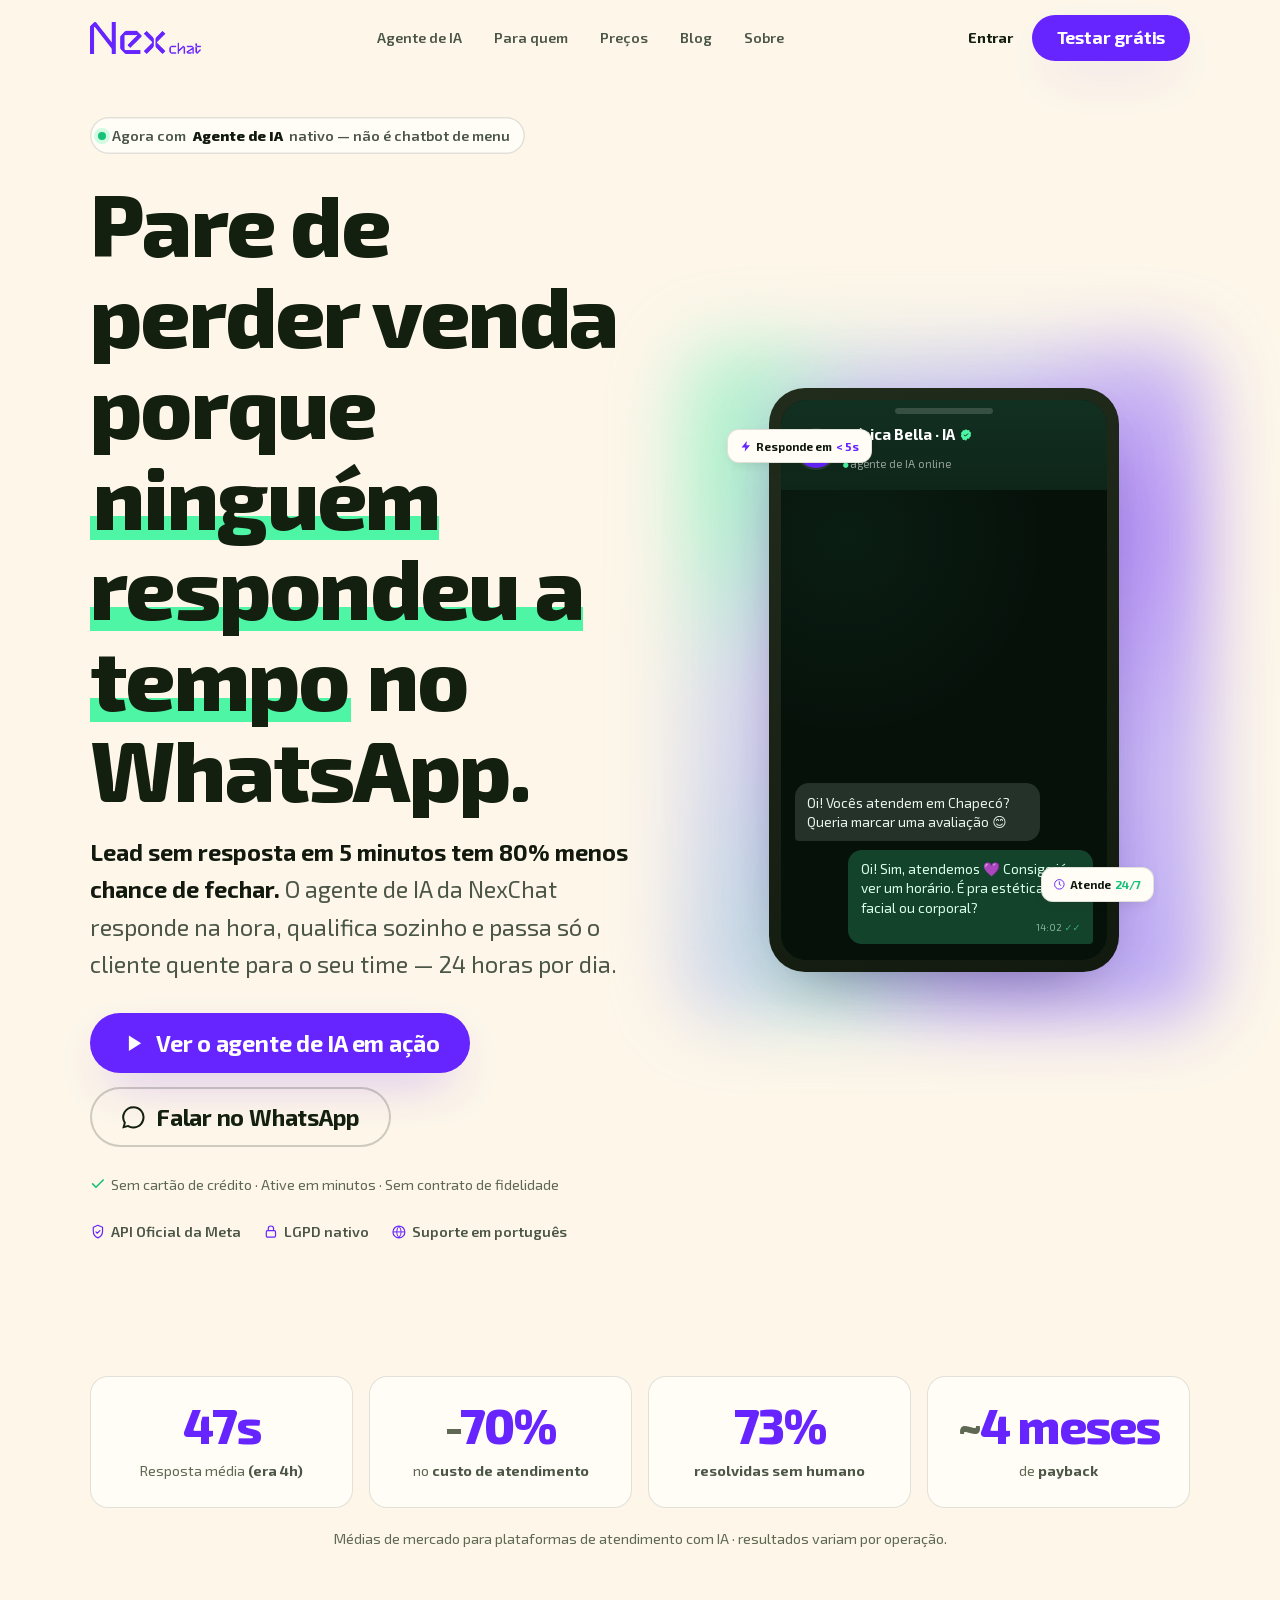
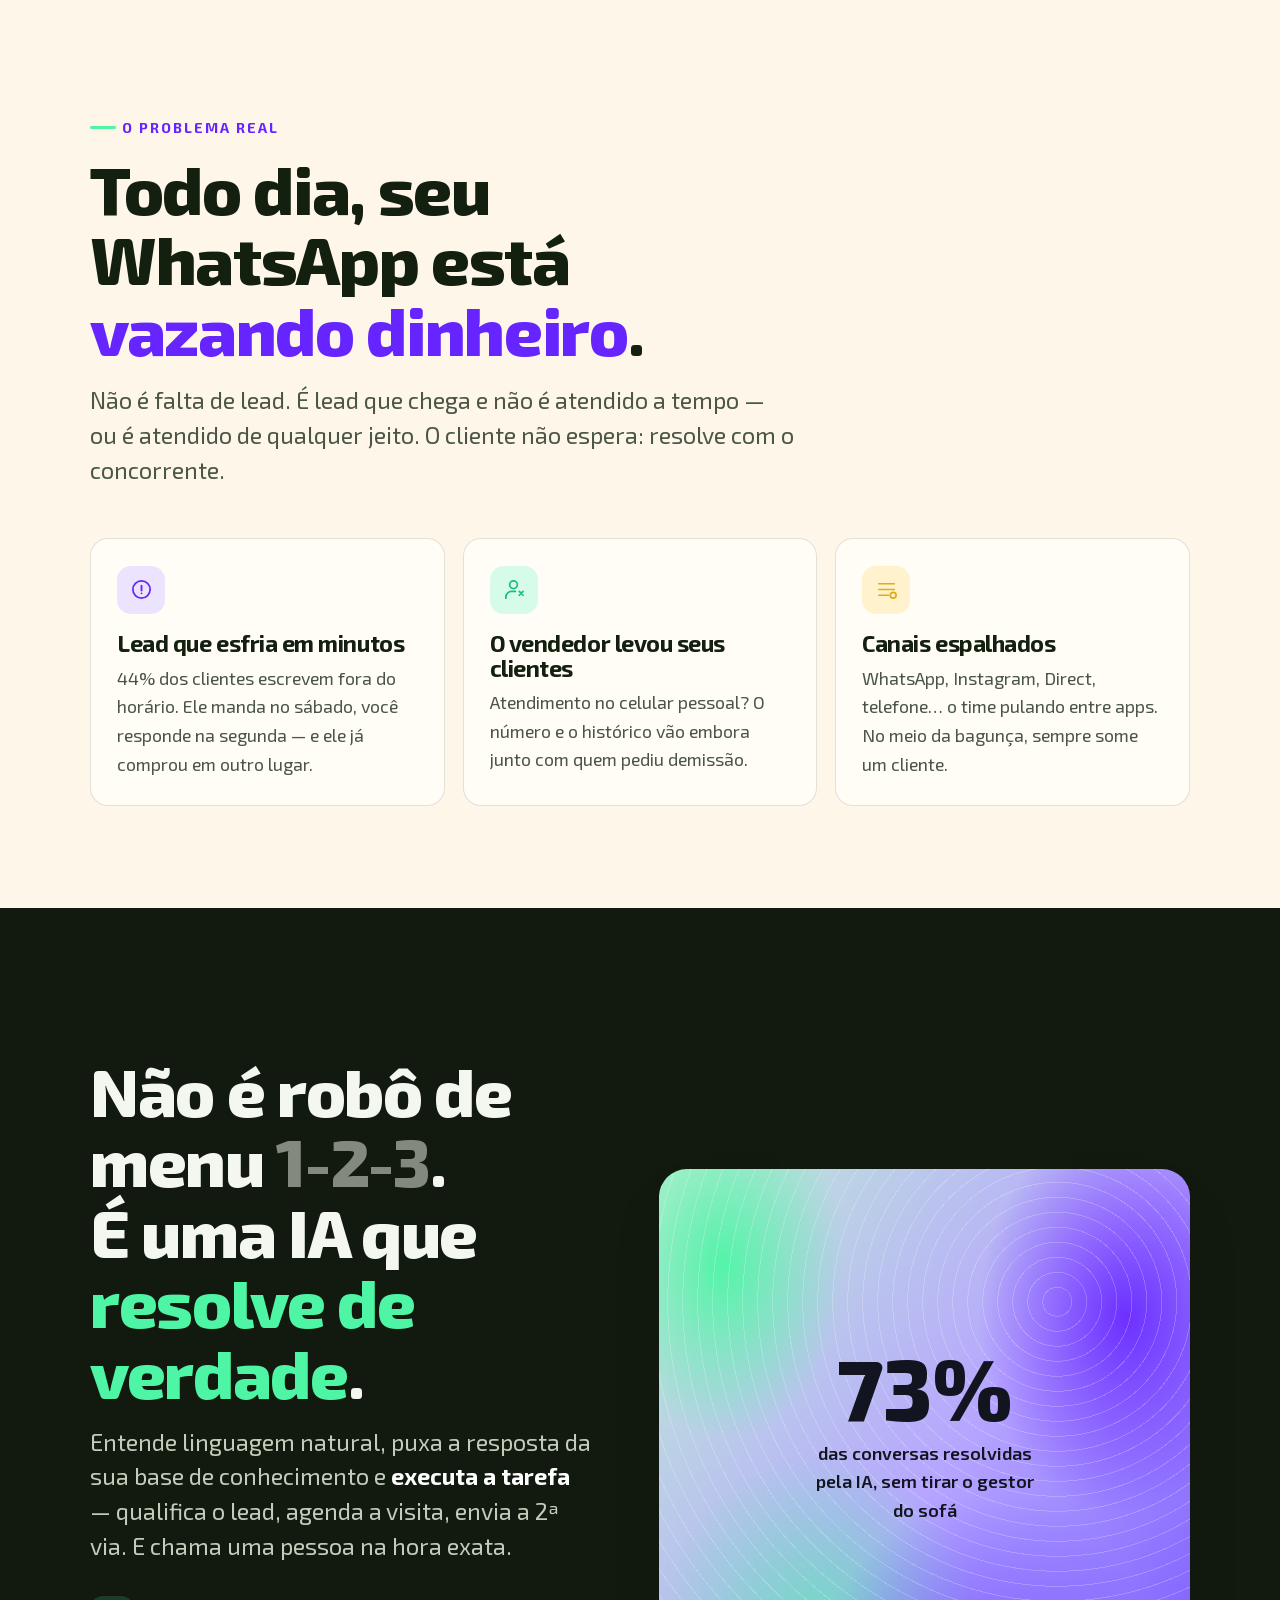
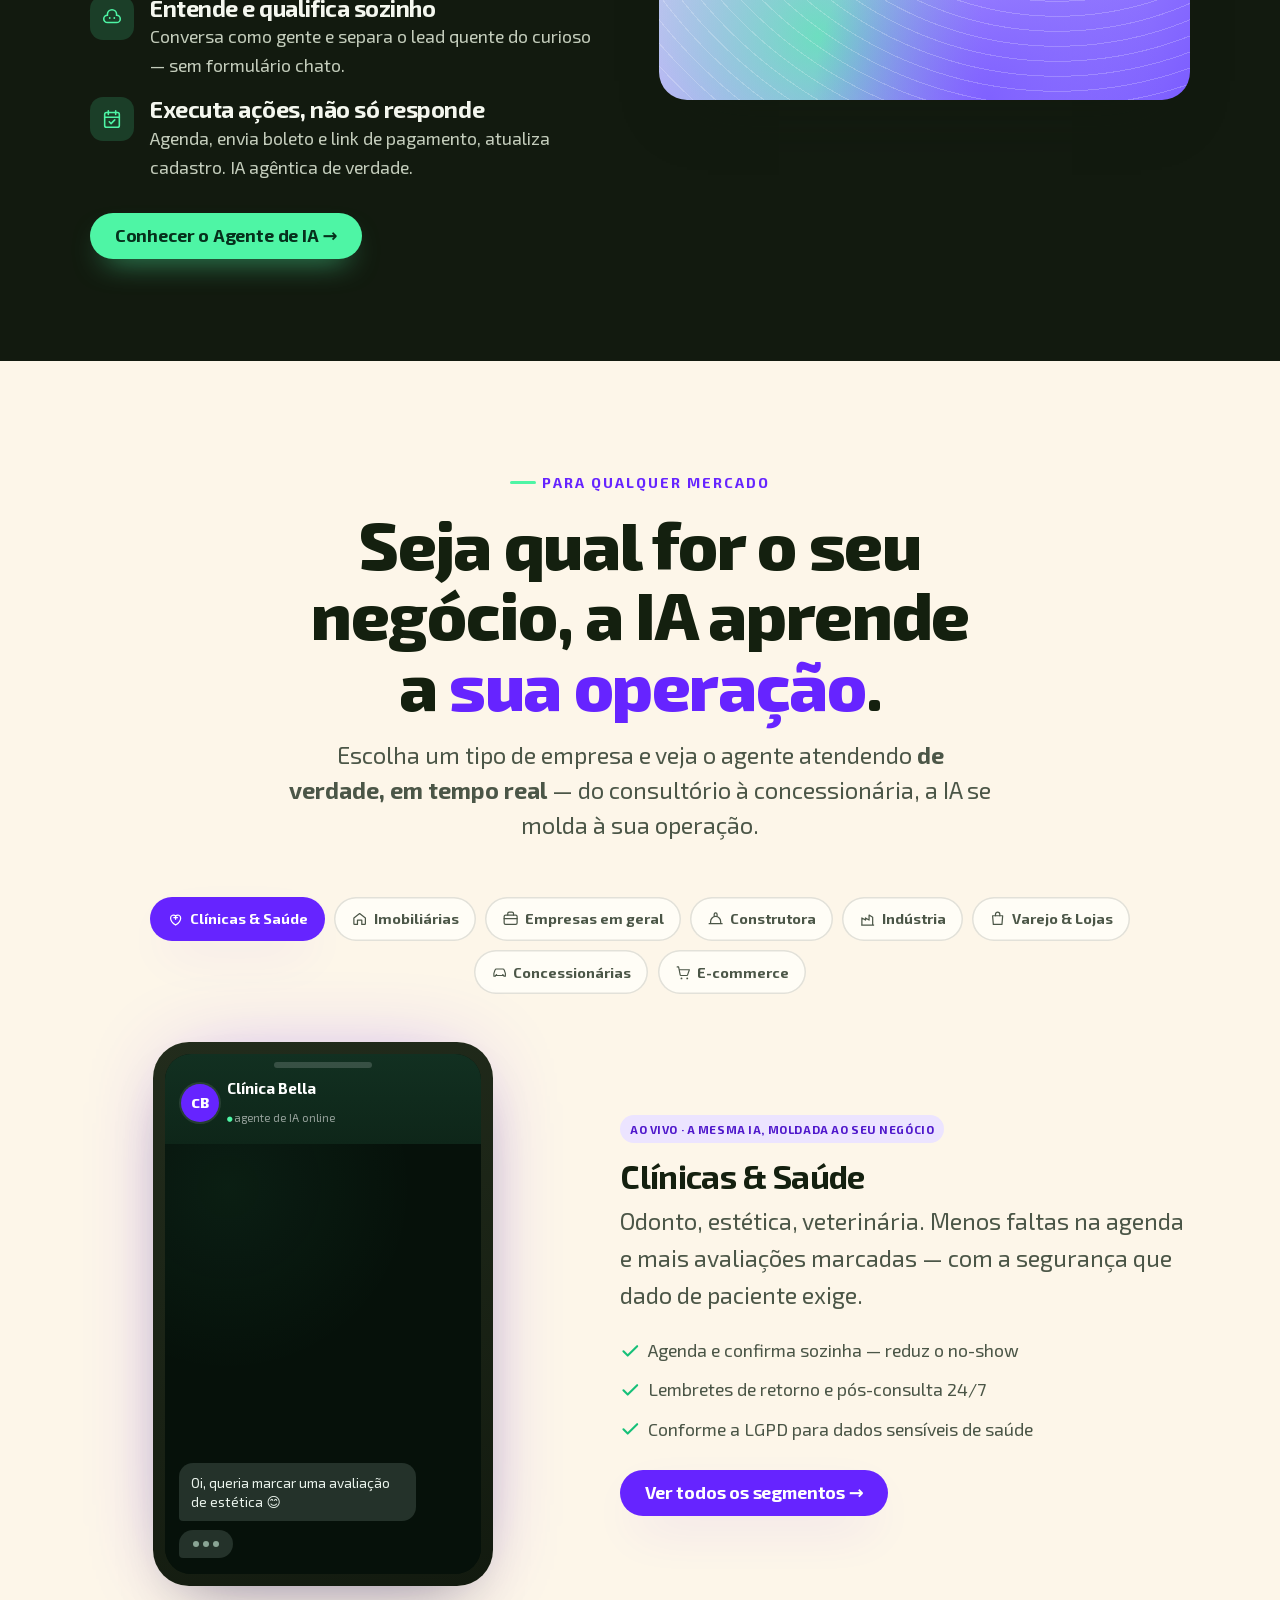
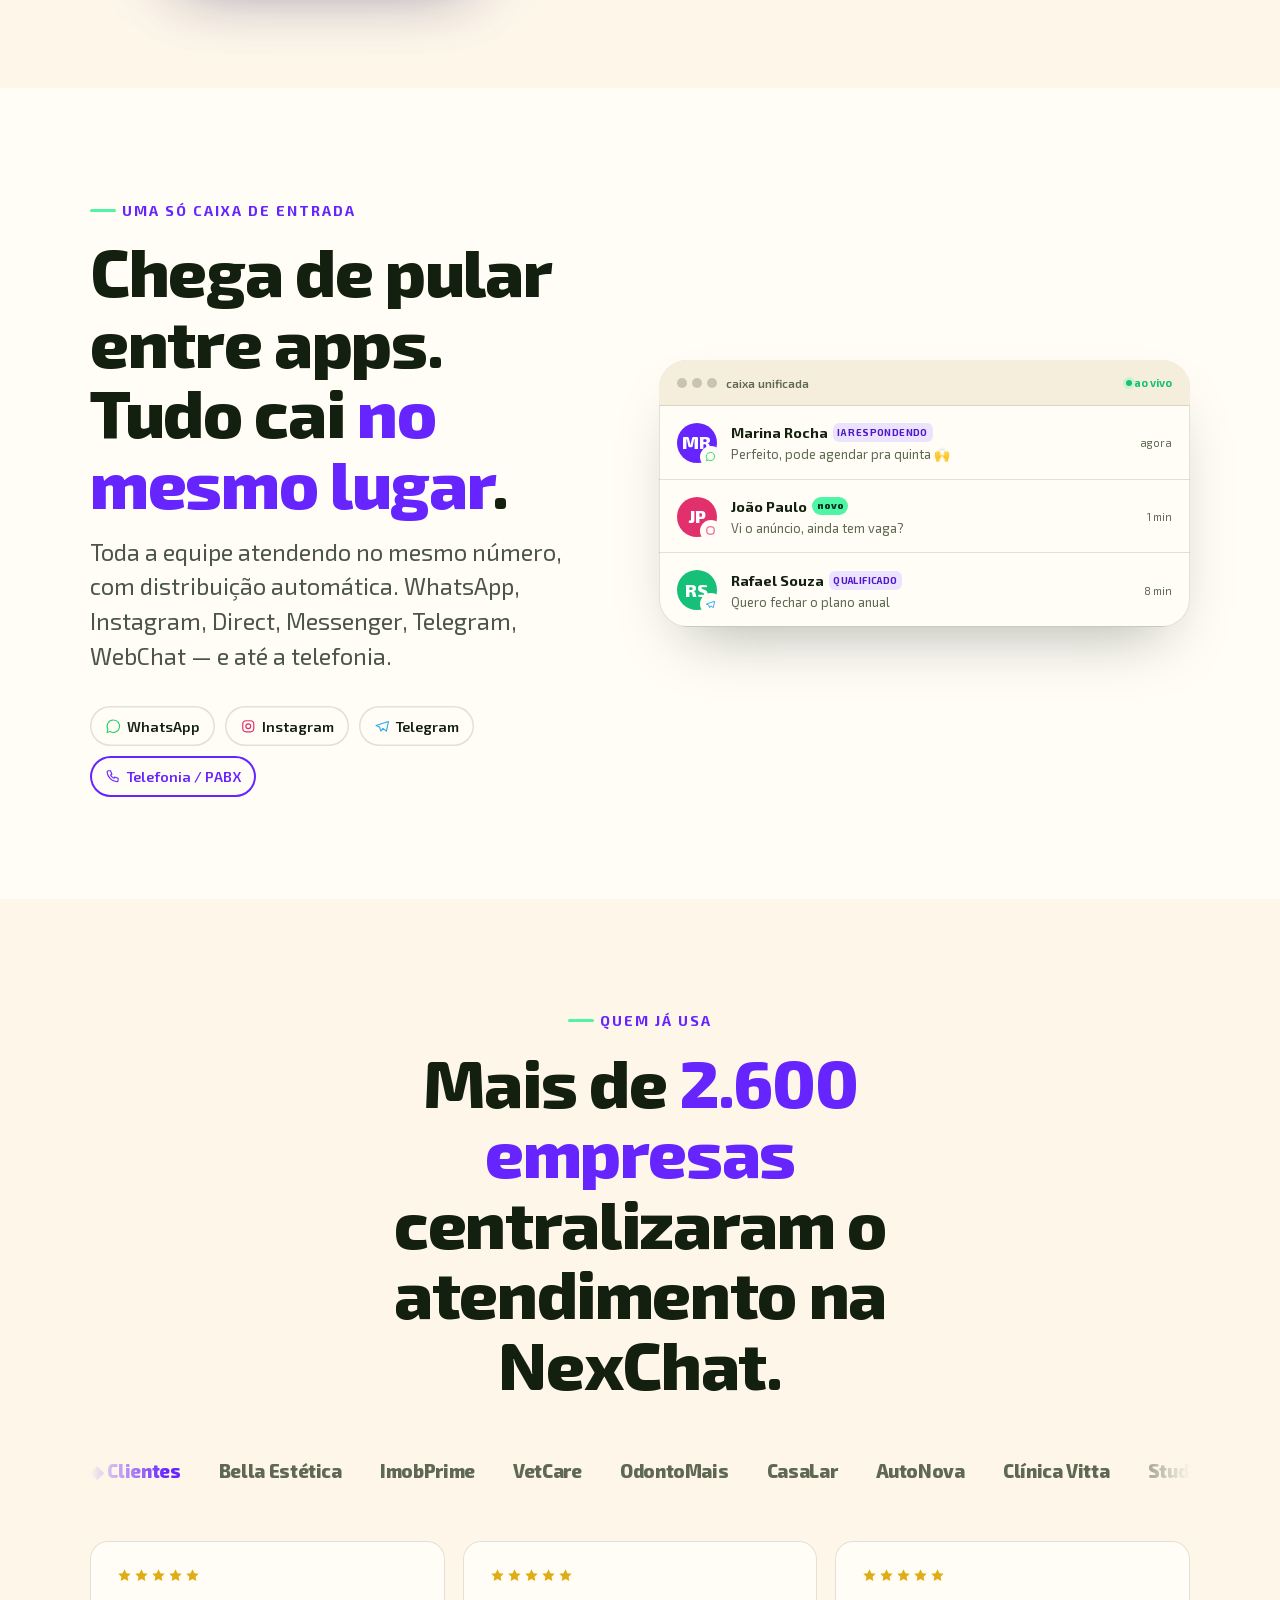
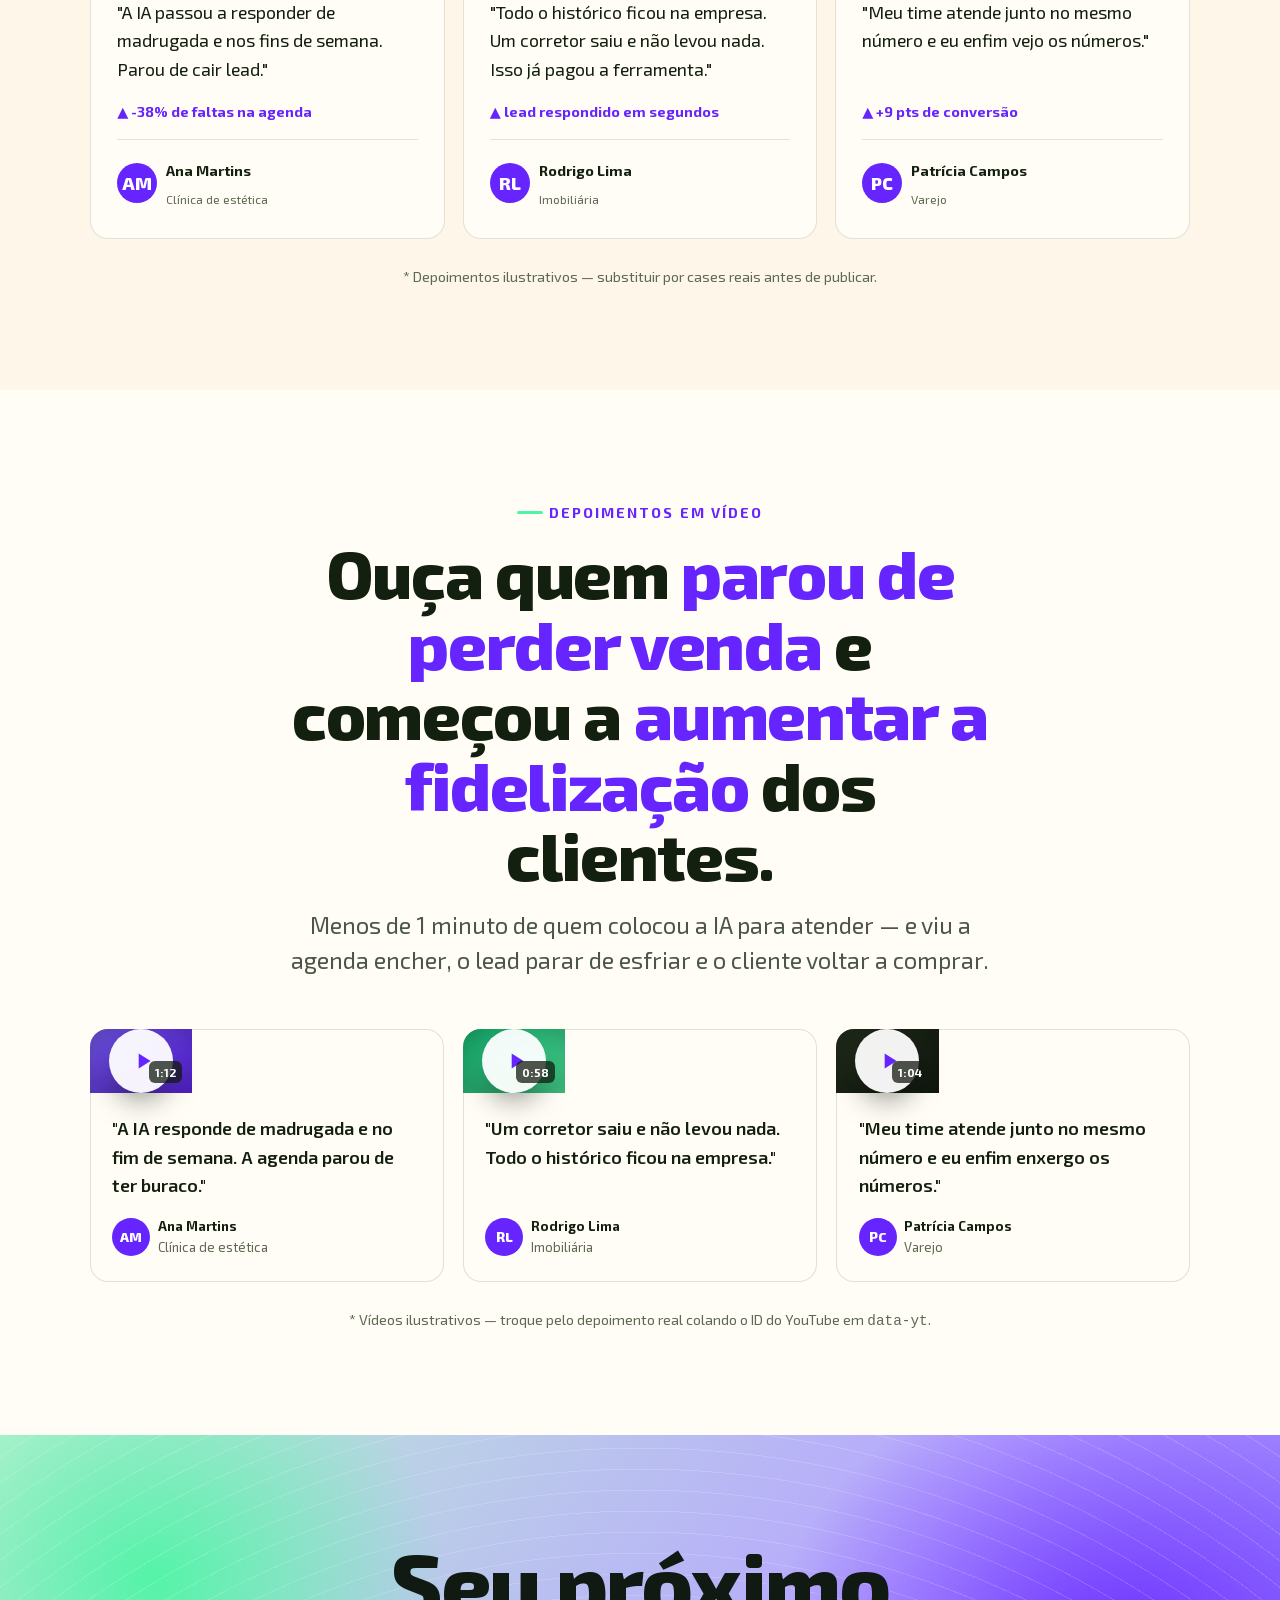
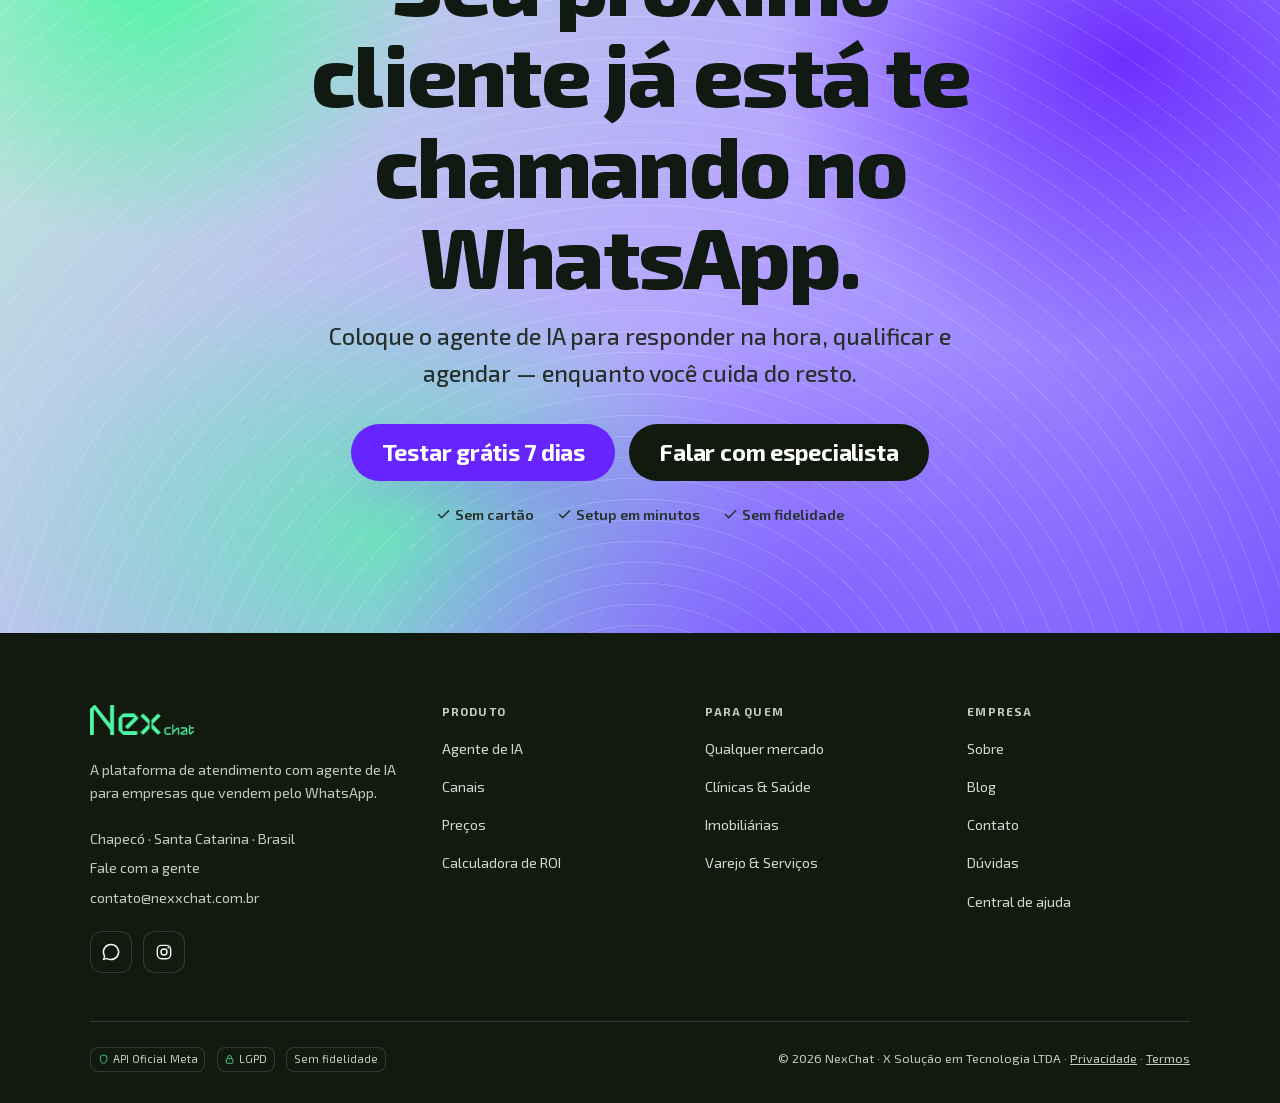
<file: index.html>
<!DOCTYPE html>
<html lang="pt-BR">
<head>
<meta charset="UTF-8">
<meta name="viewport" content="width=device-width, initial-scale=1.0">
<title>NexChat — Agente de IA que atende, qualifica e vende no seu WhatsApp 24/7</title>
<meta name="description" content="Pare de perder venda porque ninguém respondeu a tempo. O agente de IA da NexChat responde na hora, qualifica sozinho e passa só o cliente quente para o humano. API oficial da Meta, preço transparente e suporte em português.">
<meta name="theme-color" content="#fdf6e9">
<meta property="og:title" content="NexChat — Agente de IA para o seu WhatsApp">
<meta property="og:description" content="Nunca mais perca um lead por demora. Agente de IA que atende, qualifica e agenda 24/7.">
<meta property="og:type" content="website">
<link rel="preload" href="assets/fonts/exo2-latin.woff2" as="font" type="font/woff2" crossorigin>
<link rel="stylesheet" href="styles.css">
<link rel="icon" href="data:image/svg+xml,%3Csvg xmlns='http://www.w3.org/2000/svg' viewBox='0 0 32 32'%3E%3Crect width='32' height='32' rx='8' fill='%23fdf6e9'/%3E%3Cpath d='M7 7l6 9-6 9M25 7l-6 9 6 9' stroke='%236624ff' stroke-width='3.2' stroke-linecap='round' stroke-linejoin='round' fill='none'/%3E%3C/svg%3E">
</head>
<body data-page="home">
<div id="nav-root"></div>

<main>

<!-- ===================== HERO ===================== -->
<section class="hero">
  <div class="container hero__inner">
    <div class="hero__copy">
      <span class="hero__badge" data-reveal><span class="dot"></span> Agora com <b>Agente de IA</b> nativo — não é chatbot de menu</span>
      <h1 data-reveal data-reveal-delay="1">Pare de perder venda porque <span class="underline-mint">ninguém respondeu a tempo</span> no WhatsApp.</h1>
      <p class="hero__sub" data-reveal data-reveal-delay="2"><b>Lead sem resposta em 5 minutos tem 80% menos chance de fechar.</b> O agente de IA da NexChat responde na hora, qualifica sozinho e passa só o cliente quente para o seu time — 24 horas por dia.</p>
      <div class="btn-row" data-reveal data-reveal-delay="3">
        <a href="agente-ia.html" class="btn btn--primary btn--lg"><svg viewBox="0 0 24 24" fill="none"><path d="M8 5v14l11-7z" fill="currentColor"/></svg> Ver o agente de IA em ação</a>
        <a href="https://wa.me/554933402091?text=Ol%C3%A1%21%20Vim%20pelo%20site%20da%20NexChat%20e%20quero%20colocar%20a%20IA%20para%20vender%20no%20meu%20WhatsApp." class="btn btn--ghost btn--lg" target="_blank" rel="noopener"><svg viewBox="0 0 24 24" fill="currentColor"><path d="M12 2a10 10 0 00-8.6 15.06L2 22l5.06-1.33A10 10 0 1012 2zm0 18.2a8.2 8.2 0 01-4.18-1.15l-.3-.18-3 .79.8-2.92-.2-.31A8.2 8.2 0 1112 20.2z"/></svg> Falar no WhatsApp</a>
      </div>
      <p class="hero__note" data-reveal data-reveal-delay="3"><svg viewBox="0 0 24 24" fill="none"><path d="M20 6L9 17l-5-5" stroke="currentColor" stroke-width="2.4" stroke-linecap="round" stroke-linejoin="round"/></svg> Sem cartão de crédito · Ative em minutos · Sem contrato de fidelidade</p>
      <div class="trust-row" data-reveal data-reveal-delay="4">
        <span class="trust-pill"><svg viewBox="0 0 24 24" fill="none"><path d="M12 2l7 3v6c0 4.5-3 8.5-7 10-4-1.5-7-5.5-7-10V5l7-3z" stroke="currentColor" stroke-width="1.8" stroke-linejoin="round"/><path d="M9 12l2 2 4-4" stroke="currentColor" stroke-width="1.8" stroke-linecap="round" stroke-linejoin="round"/></svg> API Oficial da Meta</span>
        <span class="trust-pill"><svg viewBox="0 0 24 24" fill="none"><rect x="5" y="10" width="14" height="10" rx="2" stroke="currentColor" stroke-width="1.8"/><path d="M8 10V7a4 4 0 018 0v3" stroke="currentColor" stroke-width="1.8"/></svg> LGPD nativo</span>
        <span class="trust-pill"><svg viewBox="0 0 24 24" fill="none"><circle cx="12" cy="12" r="9" stroke="currentColor" stroke-width="1.8"/><path d="M3 12h18M12 3a15 15 0 010 18M12 3a15 15 0 000 18" stroke="currentColor" stroke-width="1.5"/></svg> Suporte em português</span>
      </div>
    </div>

    <div class="hero__demo" data-reveal data-reveal-delay="2" style="position:relative">
      <div aria-hidden="true" style="position:absolute;inset:-8% -4%;background:var(--mesh);filter:blur(34px);opacity:.5;border-radius:44px;z-index:-1"></div>
      <div class="phone">
        <span class="phone__notch" aria-hidden="true"></span>
        <div class="phone__tag phone__tag--tl" aria-hidden="true"><svg viewBox="0 0 24 24" fill="none"><path d="M13 2L3 14h7l-1 8 10-12h-7l1-8z" fill="currentColor"/></svg> Responde em <span class="n">&lt; 5s</span></div>
        <div class="phone__tag phone__tag--br" aria-hidden="true"><svg viewBox="0 0 24 24" fill="none"><circle cx="12" cy="12" r="9" stroke="currentColor" stroke-width="1.8"/><path d="M12 7v5l3 2" stroke="currentColor" stroke-width="1.8" stroke-linecap="round"/></svg> Atende <span class="g">24/7</span></div>
        <div class="phone__screen">
          <div class="chat__top">
            <span class="chat__avatar" aria-hidden="true"><svg viewBox="0 0 32 24" fill="none"><path d="M6 4l6 8-6 8M26 4l-6 8 6 8" stroke="currentColor" stroke-width="3" stroke-linecap="round" stroke-linejoin="round"/></svg></span>
            <span class="chat__peer"><strong>Clínica Bella · IA <svg class="verify" viewBox="0 0 24 24" fill="currentColor"><path d="M12 2l2.4 1.8 3-.2 1 2.8 2.4 1.8-1 2.8 1 2.8-2.4 1.8-1 2.8-3-.2L12 22l-2.4-1.8-3 .2-1-2.8L3.2 14l1-2.8-1-2.8 2.4-1.8 1-2.8 3 .2L12 2z"/><path d="M9 12l2 2 4-4" stroke="#07130b" stroke-width="1.6" fill="none" stroke-linecap="round" stroke-linejoin="round"/></svg></strong><span>agente de IA online</span></span>
          </div>
          <div class="chat__body" id="chatBody" role="img" aria-label="Demonstração do agente de IA conversando"></div>
          <div class="chat__result" id="chatResult" hidden><svg viewBox="0 0 24 24" fill="none"><path d="M20 6L9 17l-5-5" stroke="currentColor" stroke-width="2.4" stroke-linecap="round" stroke-linejoin="round"/></svg> Lead qualificado e agendado — sem humano <span class="t">38s</span></div>
        </div>
      </div>
    </div>
  </div>
</section>

<!-- ===================== METRICS ===================== -->
<section class="section section--tight">
  <div class="container">
    <div class="metrics__grid">
      <div class="metric" data-reveal><div class="metric__num" data-count="47" data-suffix="s">0s</div><p class="metric__label">Resposta média <b>(era 4h)</b></p></div>
      <div class="metric" data-reveal data-reveal-delay="1"><div class="metric__num"><span class="pre">-</span><span data-count="70" data-suffix="%">0</span></div><p class="metric__label">no <b>custo de atendimento</b></p></div>
      <div class="metric" data-reveal data-reveal-delay="2"><div class="metric__num" data-count="73" data-suffix="%">0%</div><p class="metric__label"><b>resolvidas sem humano</b></p></div>
      <div class="metric" data-reveal data-reveal-delay="3"><div class="metric__num"><span class="pre">~</span><span data-count="4" data-suffix=" meses">0</span></div><p class="metric__label">de <b>payback</b></p></div>
    </div>
    <p class="muted text-center" style="margin-top:1.2rem;font-size:var(--step--1)">Médias de mercado para plataformas de atendimento com IA · resultados variam por operação.</p>
  </div>
</section>

<!-- ===================== DOR ===================== -->
<section class="section">
  <div class="container">
    <div class="section-head" data-reveal>
      <span class="eyebrow">O problema real</span>
      <h2 class="h2">Todo dia, seu WhatsApp está <span class="mark">vazando dinheiro</span>.</h2>
      <p class="lead">Não é falta de lead. É lead que chega e não é atendido a tempo — ou é atendido de qualquer jeito. O cliente não espera: resolve com o concorrente.</p>
    </div>
    <div class="grid-3">
      <article class="card" data-reveal>
        <div class="card__ico"><svg viewBox="0 0 24 24" fill="none"><path d="M12 8v5M12 16h.01" stroke="currentColor" stroke-width="2" stroke-linecap="round"/><circle cx="12" cy="12" r="9" stroke="currentColor" stroke-width="1.8"/></svg></div>
        <h3>Lead que esfria em minutos</h3>
        <p>44% dos clientes escrevem fora do horário. Ele manda no sábado, você responde na segunda — e ele já comprou em outro lugar.</p>
      </article>
      <article class="card card--mint" data-reveal data-reveal-delay="1">
        <div class="card__ico"><svg viewBox="0 0 24 24" fill="none"><path d="M16 7a4 4 0 11-8 0 4 4 0 018 0zM4 21v-1a6 6 0 016-6h4" stroke="currentColor" stroke-width="1.8" stroke-linecap="round"/><path d="M18 14l4 4m0-4l-4 4" stroke="currentColor" stroke-width="1.8" stroke-linecap="round"/></svg></div>
        <h3>O vendedor levou seus clientes</h3>
        <p>Atendimento no celular pessoal? O número e o histórico vão embora junto com quem pediu demissão.</p>
      </article>
      <article class="card card--yellow" data-reveal data-reveal-delay="2">
        <div class="card__ico"><svg viewBox="0 0 24 24" fill="none"><path d="M4 6h16M4 12h16M4 18h10" stroke="currentColor" stroke-width="1.8" stroke-linecap="round"/><circle cx="19" cy="18" r="3" stroke="currentColor" stroke-width="1.8"/></svg></div>
        <h3>Canais espalhados</h3>
        <p>WhatsApp, Instagram, Direct, telefone… o time pulando entre apps. No meio da bagunça, sempre some um cliente.</p>
      </article>
    </div>
  </div>
</section>

<!-- ===================== AGENTE DE IA (teaser, dark) ===================== -->
<section class="section section--dark">
  <div class="container ai__inner">
    <div>
      <span class="eyebrow" data-reveal>O agente de IA</span>
      <h2 class="h2" data-reveal data-reveal-delay="1" style="margin:0.9rem 0 1rem">Não é robô de menu <span style="opacity:.5">1-2-3</span>.<br>É uma IA que <span class="mark">resolve de verdade</span>.</h2>
      <p class="lead" data-reveal data-reveal-delay="2">Entende linguagem natural, puxa a resposta da sua base de conhecimento e <b style="color:#fff">executa a tarefa</b> — qualifica o lead, agenda a visita, envia a 2ª via. E chama uma pessoa na hora exata.</p>
      <div class="ai-points">
        <div class="ai-point" data-reveal><span class="ai-point__ico"><svg viewBox="0 0 24 24" fill="none"><path d="M12 3a5 5 0 015 5v1a4 4 0 010 8H7a4 4 0 010-8V8a5 5 0 015-5z" stroke="currentColor" stroke-width="1.7"/><circle cx="9.5" cy="12" r="1" fill="currentColor"/><circle cx="14.5" cy="12" r="1" fill="currentColor"/></svg></span><div><h3>Entende e qualifica sozinho</h3><p>Conversa como gente e separa o lead quente do curioso — sem formulário chato.</p></div></div>
        <div class="ai-point" data-reveal data-reveal-delay="1"><span class="ai-point__ico"><svg viewBox="0 0 24 24" fill="none"><rect x="4" y="5" width="16" height="16" rx="2" stroke="currentColor" stroke-width="1.7"/><path d="M8 3v4M16 3v4M4 10h16" stroke="currentColor" stroke-width="1.7" stroke-linecap="round"/><path d="M9 15l2 2 4-4" stroke="currentColor" stroke-width="1.7" stroke-linecap="round" stroke-linejoin="round"/></svg></span><div><h3>Executa ações, não só responde</h3><p>Agenda, envia boleto e link de pagamento, atualiza cadastro. IA agêntica de verdade.</p></div></div>
      </div>
      <div class="btn-row mt-2" data-reveal><a href="agente-ia.html" class="btn btn--mint">Conhecer o Agente de IA →</a></div>
    </div>
    <div data-reveal data-reveal-delay="1">
      <div class="mesh-card"><span class="waves" aria-hidden="true"></span>
        <div style="position:absolute;inset:0;display:grid;place-items:center;padding:2rem;text-align:center;color:#12141f">
          <div><div style="font-weight:800;font-size:var(--step-5);line-height:1">73%</div><p style="font-weight:600;max-width:22ch;margin:0.5rem auto 0">das conversas resolvidas pela IA, sem tirar o gestor do sofá</p></div>
        </div>
      </div>
    </div>
  </div>
</section>

<!-- ===================== SEGMENTOS (teaser) ===================== -->
<section class="section">
  <div class="container">
    <div class="section-head center-head text-center" data-reveal>
      <span class="eyebrow" style="justify-content:center">Para qualquer mercado</span>
      <h2 class="h2">Seja qual for o seu negócio, a IA aprende a <span class="mark">sua operação</span>.</h2>
      <p class="lead">Escolha um tipo de empresa e veja o agente atendendo <b>de verdade, em tempo real</b> — do consultório à concessionária, a IA se molda à sua operação.</p>
    </div>
    <div class="seg" data-reveal>
      <div class="seg__tabs" id="segTabs" role="tablist" aria-label="Escolha o tipo de empresa"></div>
      <div class="seg__stage">
        <div class="seg__phone">
          <div class="phone">
            <span class="phone__notch" aria-hidden="true"></span>
            <div class="phone__screen">
              <div class="chat__top">
                <span class="chat__avatar" id="segAvatar" aria-hidden="true"></span>
                <span class="chat__peer"><strong id="segName">—</strong><span>agente de IA online</span></span>
              </div>
              <div class="chat__body" id="segChat" role="img" aria-label="Demonstração da IA conversando em tempo real"></div>
              <div class="chat__result" id="segResult" hidden>
                <svg viewBox="0 0 24 24" fill="none"><path d="M20 6L9 17l-5-5" stroke="currentColor" stroke-width="2.4" stroke-linecap="round" stroke-linejoin="round"/></svg>
                <span id="segResultText">Resolvido pela IA</span><span class="t" id="segResultTime">—</span>
              </div>
            </div>
          </div>
        </div>
        <div class="seg__info">
          <span class="pill" id="segTag">Ao vivo · a mesma IA, moldada ao seu negócio</span>
          <h2 id="segTitle">—</h2>
          <p id="segDesc">—</p>
          <ul class="check-list" id="segList"></ul>
          <a href="para-quem.html" class="btn btn--primary">Ver todos os segmentos →</a>
        </div>
      </div>
    </div>
  </div>
</section>

<!-- ===================== CANAIS ===================== -->
<section class="section section--cream2">
  <div class="container channels__inner" style="display:grid;gap:clamp(2.5rem,5vw,4rem);align-items:center">
    <div class="ai__inner" style="align-items:center">
      <div>
        <span class="eyebrow" data-reveal>Uma só caixa de entrada</span>
        <h2 class="h2" data-reveal data-reveal-delay="1" style="margin:0.9rem 0 1rem">Chega de pular entre apps.<br>Tudo cai <span class="mark">no mesmo lugar</span>.</h2>
        <p class="lead" data-reveal data-reveal-delay="2">Toda a equipe atendendo no mesmo número, com distribuição automática. WhatsApp, Instagram, Direct, Messenger, Telegram, WebChat — e até a telefonia.</p>
        <div class="chan-list mt-2" data-reveal data-reveal-delay="2">
          <span class="chan-chip"><svg viewBox="0 0 24 24" fill="none"><path d="M12 3a9 9 0 00-7.7 13.6L3 21l4.5-1.3A9 9 0 1012 3z" stroke="var(--wa)" stroke-width="1.6"/></svg> WhatsApp</span>
          <span class="chan-chip"><svg viewBox="0 0 24 24" fill="none"><rect x="4" y="4" width="16" height="16" rx="5" stroke="#e1306c" stroke-width="1.7"/><circle cx="12" cy="12" r="3.5" stroke="#e1306c" stroke-width="1.7"/></svg> Instagram</span>
          <span class="chan-chip"><svg viewBox="0 0 24 24" fill="none"><path d="M21 5L3 11l5 2 2 6 3-4 5 4 3-14z" stroke="#29a9eb" stroke-width="1.6" stroke-linejoin="round"/></svg> Telegram</span>
          <span class="chan-chip is-star"><svg viewBox="0 0 24 24" fill="none"><path d="M5 4h3l2 5-2 1a11 11 0 005 5l1-2 5 2v3a2 2 0 01-2 2A16 16 0 013 6a2 2 0 012-2z" stroke="currentColor" stroke-width="1.6" stroke-linejoin="round"/></svg> Telefonia / PABX</span>
        </div>
      </div>
      <div class="inbox" data-reveal data-reveal-delay="1" id="canais">
        <div class="inbox__bar"><span class="dots" aria-hidden="true"><i></i><i></i><i></i></span><span class="title">caixa unificada</span><span class="live">ao vivo</span></div>
        <div class="conv"><span class="conv__chan"><span class="conv__ava" style="background:#6624ff">MR</span><span class="badge"><svg viewBox="0 0 24 24" fill="none"><path d="M12 3a9 9 0 00-7.7 13.6L3 21l4.5-1.3A9 9 0 1012 3z" stroke="var(--wa)" stroke-width="2"/></svg></span></span><div class="conv__main"><div class="n">Marina Rocha <span class="tag-ai">IA respondendo</span></div><div class="p">Perfeito, pode agendar pra quinta 🙌</div></div><div class="conv__meta"><div class="time">agora</div></div></div>
        <div class="conv"><span class="conv__chan"><span class="conv__ava" style="background:#e1306c">JP</span><span class="badge"><svg viewBox="0 0 24 24" fill="none"><rect x="4" y="4" width="16" height="16" rx="5" stroke="#e1306c" stroke-width="2"/></svg></span></span><div class="conv__main"><div class="n">João Paulo <span class="tag-new">novo</span></div><div class="p">Vi o anúncio, ainda tem vaga?</div></div><div class="conv__meta"><div class="time">1 min</div></div></div>
        <div class="conv"><span class="conv__chan"><span class="conv__ava" style="background:#16c079">RS</span><span class="badge"><svg viewBox="0 0 24 24" fill="none"><path d="M21 5L3 11l5 2 2 6 3-4 5 4 3-14z" stroke="#29a9eb" stroke-width="2" stroke-linejoin="round"/></svg></span></span><div class="conv__main"><div class="n">Rafael Souza <span class="tag-ai">qualificado</span></div><div class="p">Quero fechar o plano anual</div></div><div class="conv__meta"><div class="time">8 min</div></div></div>
      </div>
    </div>
  </div>
</section>

<!-- ===================== PROVA SOCIAL ===================== -->
<section class="section">
  <div class="container">
    <div class="section-head center-head text-center" data-reveal>
      <span class="eyebrow" style="justify-content:center">Quem já usa</span>
      <h2 class="h2">Mais de <span class="mark">2.600 empresas</span> centralizaram o atendimento na NexChat.</h2>
    </div>
    <div class="marquee" data-reveal role="group" aria-label="Empresas que já usam a NexChat">
      <div class="marquee__track">
        <span class="logo logo--mark">◆ Clientes</span>
        <span class="logo">Bella Estética</span>
        <span class="logo">ImobPrime</span>
        <span class="logo">VetCare</span>
        <span class="logo">OdontoMais</span>
        <span class="logo">CasaLar</span>
        <span class="logo">AutoNova</span>
        <span class="logo">Clínica Vitta</span>
        <span class="logo">Studio Belle</span>
        <span class="logo">ImobSul</span>
        <span class="logo">PetLar Vet</span>
        <span class="logo">MegaStore</span>
      </div>
    </div>
    <div class="grid-3">
      <figure class="testi" data-reveal><div class="testi__stars"><svg viewBox="0 0 24 24" fill="currentColor"><path d="M12 2l3 6.3 6.9.9-5 4.8 1.2 6.8L12 17.6 5.9 20.8 7 14 2 9.2l7-1L12 2z"/></svg><svg viewBox="0 0 24 24" fill="currentColor"><path d="M12 2l3 6.3 6.9.9-5 4.8 1.2 6.8L12 17.6 5.9 20.8 7 14 2 9.2l7-1L12 2z"/></svg><svg viewBox="0 0 24 24" fill="currentColor"><path d="M12 2l3 6.3 6.9.9-5 4.8 1.2 6.8L12 17.6 5.9 20.8 7 14 2 9.2l7-1L12 2z"/></svg><svg viewBox="0 0 24 24" fill="currentColor"><path d="M12 2l3 6.3 6.9.9-5 4.8 1.2 6.8L12 17.6 5.9 20.8 7 14 2 9.2l7-1L12 2z"/></svg><svg viewBox="0 0 24 24" fill="currentColor"><path d="M12 2l3 6.3 6.9.9-5 4.8 1.2 6.8L12 17.6 5.9 20.8 7 14 2 9.2l7-1L12 2z"/></svg></div><blockquote class="testi__quote">"A IA passou a responder de madrugada e nos fins de semana. Parou de cair lead."</blockquote><div class="testi__result">▲ -38% de faltas na agenda</div><figcaption class="testi__who"><span class="testi__ava">AM</span><span><span class="n">Ana Martins</span><br><span class="r">Clínica de estética</span></span></figcaption></figure>
      <figure class="testi" data-reveal data-reveal-delay="1"><div class="testi__stars"><svg viewBox="0 0 24 24" fill="currentColor"><path d="M12 2l3 6.3 6.9.9-5 4.8 1.2 6.8L12 17.6 5.9 20.8 7 14 2 9.2l7-1L12 2z"/></svg><svg viewBox="0 0 24 24" fill="currentColor"><path d="M12 2l3 6.3 6.9.9-5 4.8 1.2 6.8L12 17.6 5.9 20.8 7 14 2 9.2l7-1L12 2z"/></svg><svg viewBox="0 0 24 24" fill="currentColor"><path d="M12 2l3 6.3 6.9.9-5 4.8 1.2 6.8L12 17.6 5.9 20.8 7 14 2 9.2l7-1L12 2z"/></svg><svg viewBox="0 0 24 24" fill="currentColor"><path d="M12 2l3 6.3 6.9.9-5 4.8 1.2 6.8L12 17.6 5.9 20.8 7 14 2 9.2l7-1L12 2z"/></svg><svg viewBox="0 0 24 24" fill="currentColor"><path d="M12 2l3 6.3 6.9.9-5 4.8 1.2 6.8L12 17.6 5.9 20.8 7 14 2 9.2l7-1L12 2z"/></svg></div><blockquote class="testi__quote">"Todo o histórico ficou na empresa. Um corretor saiu e não levou nada. Isso já pagou a ferramenta."</blockquote><div class="testi__result">▲ lead respondido em segundos</div><figcaption class="testi__who"><span class="testi__ava">RL</span><span><span class="n">Rodrigo Lima</span><br><span class="r">Imobiliária</span></span></figcaption></figure>
      <figure class="testi" data-reveal data-reveal-delay="2"><div class="testi__stars"><svg viewBox="0 0 24 24" fill="currentColor"><path d="M12 2l3 6.3 6.9.9-5 4.8 1.2 6.8L12 17.6 5.9 20.8 7 14 2 9.2l7-1L12 2z"/></svg><svg viewBox="0 0 24 24" fill="currentColor"><path d="M12 2l3 6.3 6.9.9-5 4.8 1.2 6.8L12 17.6 5.9 20.8 7 14 2 9.2l7-1L12 2z"/></svg><svg viewBox="0 0 24 24" fill="currentColor"><path d="M12 2l3 6.3 6.9.9-5 4.8 1.2 6.8L12 17.6 5.9 20.8 7 14 2 9.2l7-1L12 2z"/></svg><svg viewBox="0 0 24 24" fill="currentColor"><path d="M12 2l3 6.3 6.9.9-5 4.8 1.2 6.8L12 17.6 5.9 20.8 7 14 2 9.2l7-1L12 2z"/></svg><svg viewBox="0 0 24 24" fill="currentColor"><path d="M12 2l3 6.3 6.9.9-5 4.8 1.2 6.8L12 17.6 5.9 20.8 7 14 2 9.2l7-1L12 2z"/></svg></div><blockquote class="testi__quote">"Meu time atende junto no mesmo número e eu enfim vejo os números."</blockquote><div class="testi__result">▲ +9 pts de conversão</div><figcaption class="testi__who"><span class="testi__ava">PC</span><span><span class="n">Patrícia Campos</span><br><span class="r">Varejo</span></span></figcaption></figure>
    </div>
    <p class="muted text-center" style="margin-top:1.6rem;font-size:var(--step--1)">* Depoimentos ilustrativos — substituir por cases reais antes de publicar.</p>
  </div>
</section>

<!-- ===================== DEPOIMENTOS EM VÍDEO ===================== -->
<section class="section section--cream2" id="depoimentos-video">
  <div class="container">
    <div class="section-head center-head text-center" data-reveal>
      <span class="eyebrow" style="justify-content:center">Depoimentos em vídeo</span>
      <h2 class="h2">Ouça quem <span class="mark">parou de perder venda</span> e começou a <span class="mark">aumentar a fidelização</span> dos clientes.</h2>
      <p class="lead">Menos de 1 minuto de quem colocou a IA para atender — e viu a agenda encher, o lead parar de esfriar e o cliente voltar a comprar.</p>
    </div>
    <div class="vtesti-grid">
      <button class="vtesti" data-reveal data-yt="" aria-label="Assistir ao depoimento em vídeo de Ana Martins, clínica de estética">
        <span class="vtesti__media" style="--vt:linear-gradient(135deg,#7b5cff,#6624ff)">
          <span class="vtesti__play"><svg viewBox="0 0 24 24" fill="currentColor" aria-hidden="true"><path d="M8 5v14l11-7z"/></svg></span>
          <span class="vtesti__dur">1:12</span>
        </span>
        <span class="vtesti__body">
          <span class="vtesti__quote">"A IA responde de madrugada e no fim de semana. A agenda parou de ter buraco."</span>
          <span class="vtesti__who"><span class="vtesti__ava">AM</span><span class="vtesti__meta"><b>Ana Martins</b><br>Clínica de estética</span></span>
        </span>
      </button>
      <button class="vtesti" data-reveal data-reveal-delay="1" data-yt="" aria-label="Assistir ao depoimento em vídeo de Rodrigo Lima, imobiliária">
        <span class="vtesti__media" style="--vt:linear-gradient(135deg,#16c079,#4ef5a5)">
          <span class="vtesti__play"><svg viewBox="0 0 24 24" fill="currentColor" aria-hidden="true"><path d="M8 5v14l11-7z"/></svg></span>
          <span class="vtesti__dur">0:58</span>
        </span>
        <span class="vtesti__body">
          <span class="vtesti__quote">"Um corretor saiu e não levou nada. Todo o histórico ficou na empresa."</span>
          <span class="vtesti__who"><span class="vtesti__ava">RL</span><span class="vtesti__meta"><b>Rodrigo Lima</b><br>Imobiliária</span></span>
        </span>
      </button>
      <button class="vtesti" data-reveal data-reveal-delay="2" data-yt="" aria-label="Assistir ao depoimento em vídeo de Patrícia Campos, varejo">
        <span class="vtesti__media" style="--vt:linear-gradient(135deg,#24301e,#121a0f)">
          <span class="vtesti__play"><svg viewBox="0 0 24 24" fill="currentColor" aria-hidden="true"><path d="M8 5v14l11-7z"/></svg></span>
          <span class="vtesti__dur">1:04</span>
        </span>
        <span class="vtesti__body">
          <span class="vtesti__quote">"Meu time atende junto no mesmo número e eu enfim enxergo os números."</span>
          <span class="vtesti__who"><span class="vtesti__ava">PC</span><span class="vtesti__meta"><b>Patrícia Campos</b><br>Varejo</span></span>
        </span>
      </button>
    </div>
    <p class="muted text-center" style="margin-top:1.6rem;font-size:var(--step--1)">* Vídeos ilustrativos — troque pelo depoimento real colando o ID do YouTube em <code>data-yt</code>.</p>
  </div>
</section>

<!-- ===================== CTA FINAL ===================== -->
<section class="section cta-final">
  <span class="waves" aria-hidden="true"></span>
  <div class="container cta-final__inner" data-reveal>
    <h2>Seu próximo cliente já está te chamando no WhatsApp.</h2>
    <p>Coloque o agente de IA para responder na hora, qualificar e agendar — enquanto você cuida do resto.</p>
    <div class="btn-row"><a href="precos.html" class="btn btn--primary btn--lg">Testar grátis 7 dias</a><a href="contato.html" class="btn btn--dark btn--lg">Falar com especialista</a></div>
    <div class="reassure"><span><svg viewBox="0 0 24 24" fill="none"><path d="M20 6L9 17l-5-5" stroke="currentColor" stroke-width="2.4" stroke-linecap="round" stroke-linejoin="round"/></svg> Sem cartão</span><span><svg viewBox="0 0 24 24" fill="none"><path d="M20 6L9 17l-5-5" stroke="currentColor" stroke-width="2.4" stroke-linecap="round" stroke-linejoin="round"/></svg> Setup em minutos</span><span><svg viewBox="0 0 24 24" fill="none"><path d="M20 6L9 17l-5-5" stroke="currentColor" stroke-width="2.4" stroke-linecap="round" stroke-linejoin="round"/></svg> Sem fidelidade</span></div>
  </div>
</section>

</main>

<div id="footer-root"></div>
<div class="sticky-cta" id="stickyCta"><a href="https://wa.me/554933402091?text=Ol%C3%A1%21%20Vim%20pelo%20site%20da%20NexChat%20e%20quero%20colocar%20a%20IA%20para%20vender%20no%20meu%20WhatsApp." class="btn btn--wa" target="_blank" rel="noopener">Falar no WhatsApp</a><a href="precos.html" class="btn btn--primary">Testar grátis</a></div>
<script src="script.js"></script>
</body>
</html>
</file>
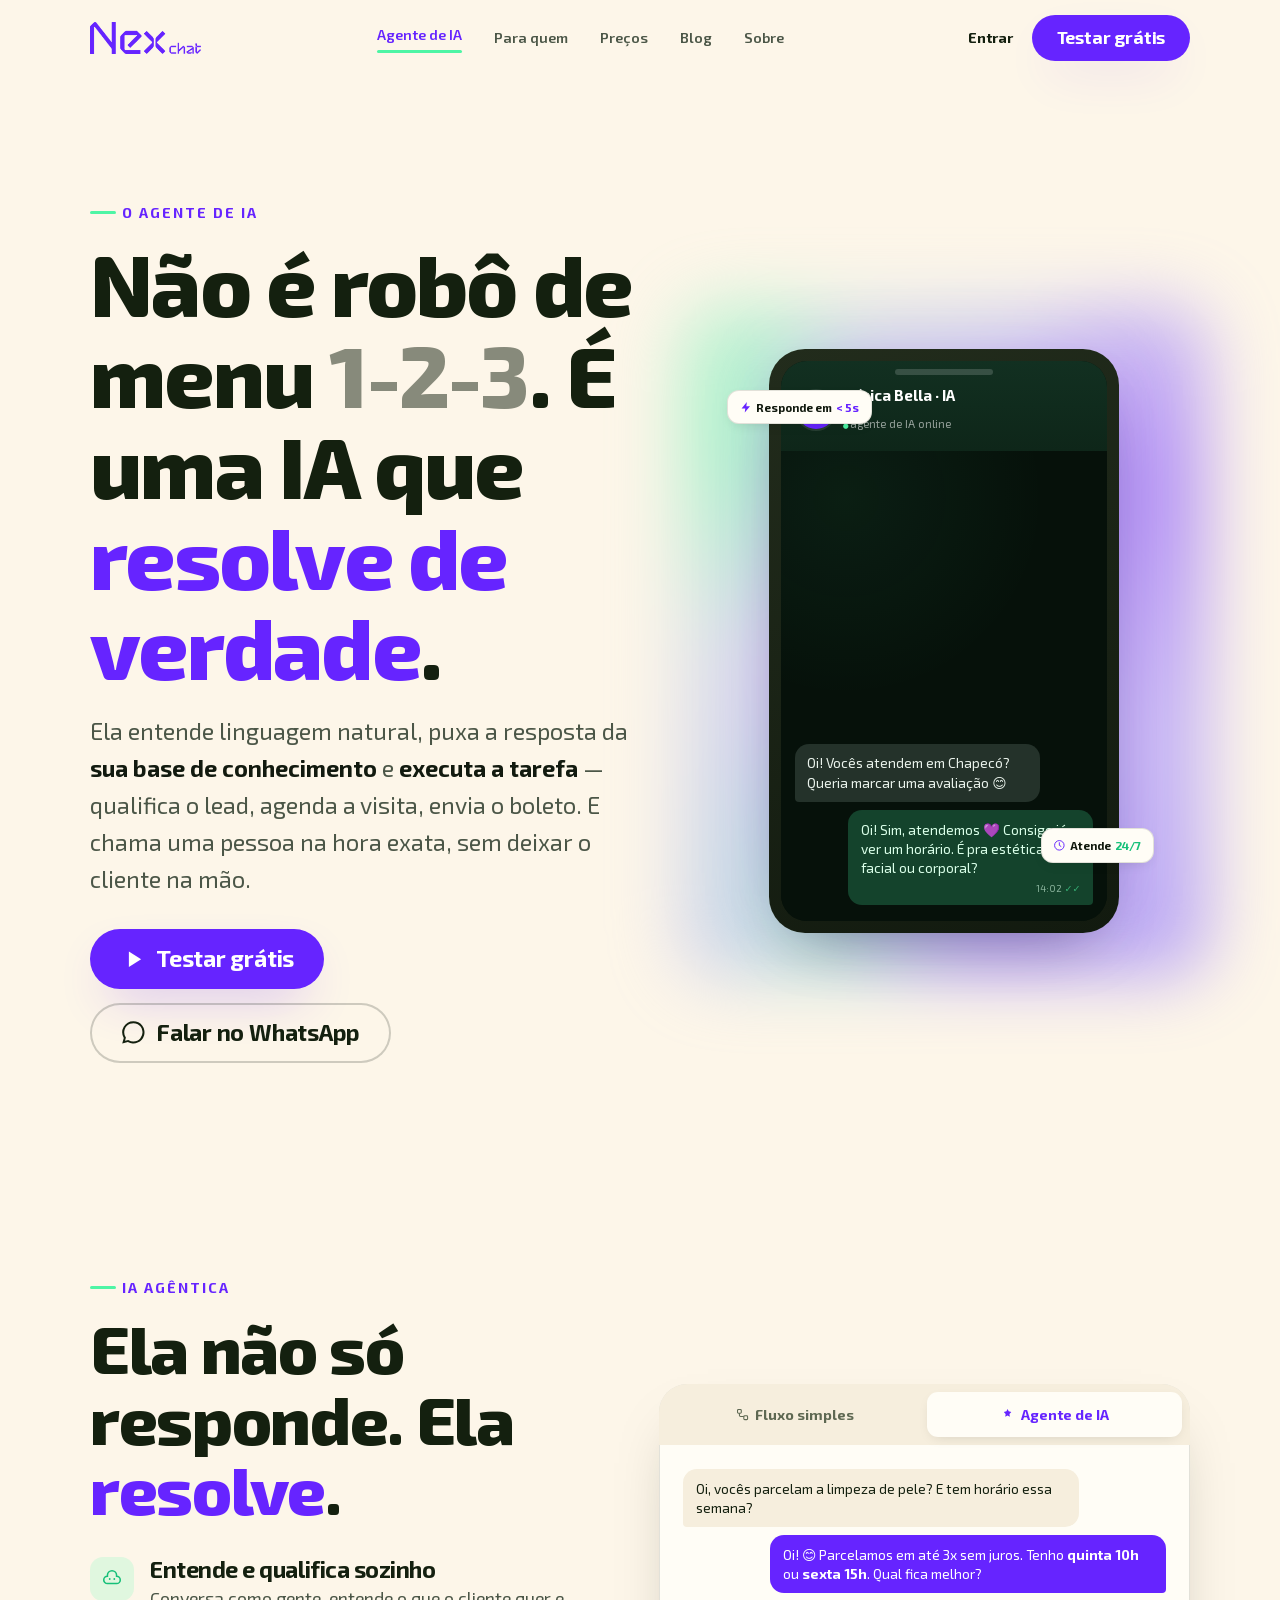
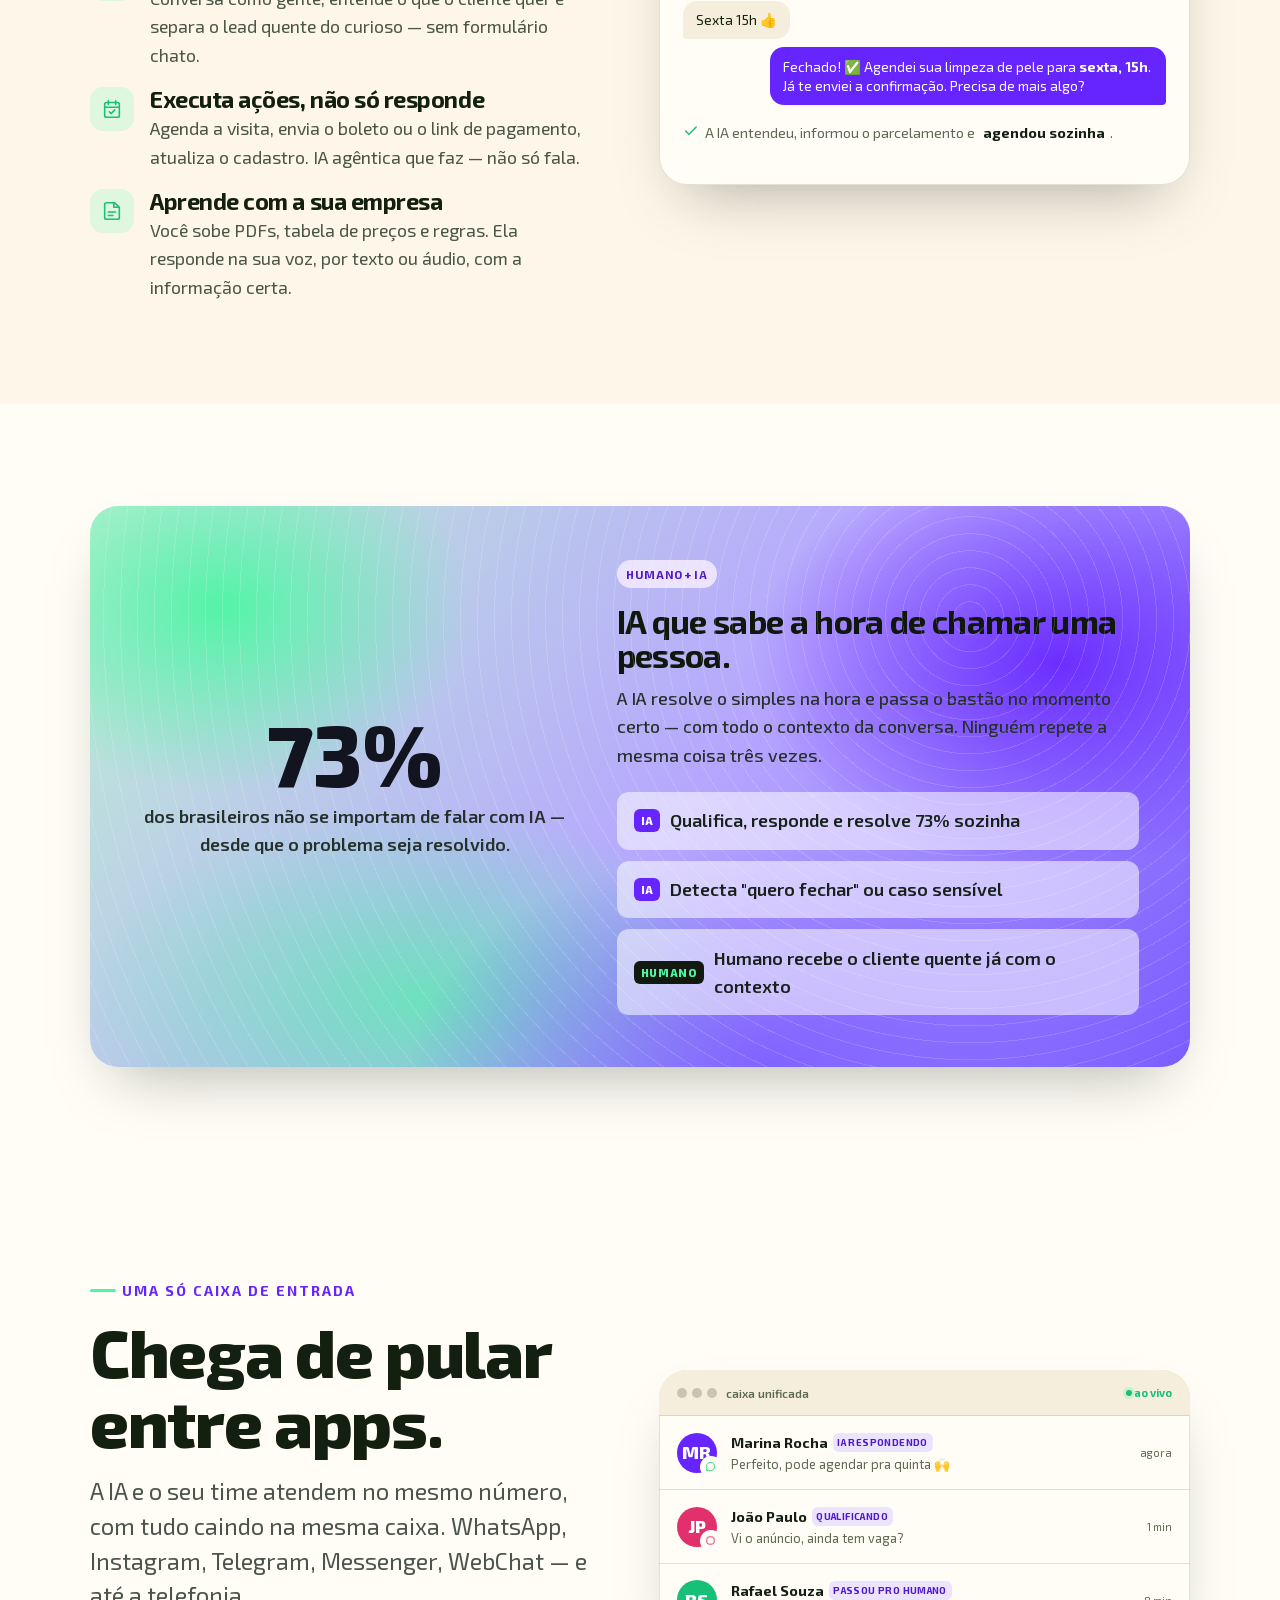
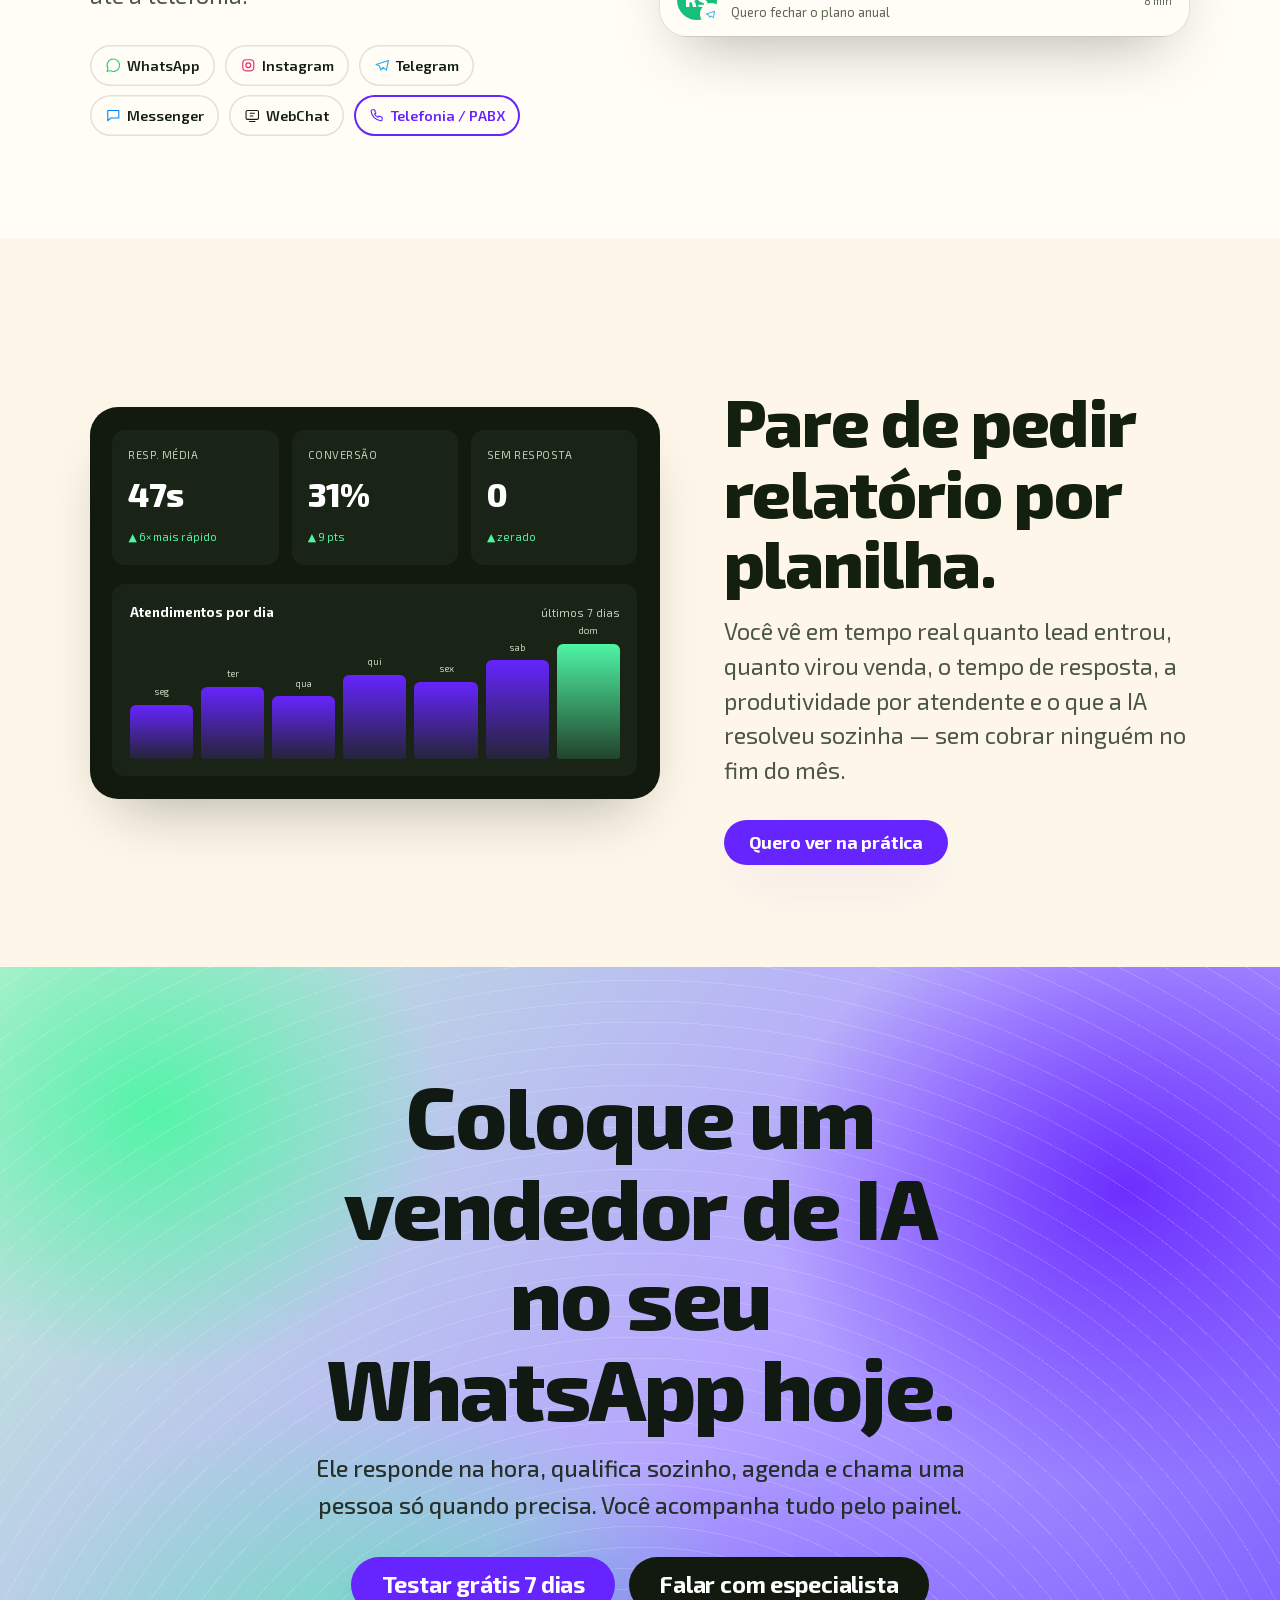
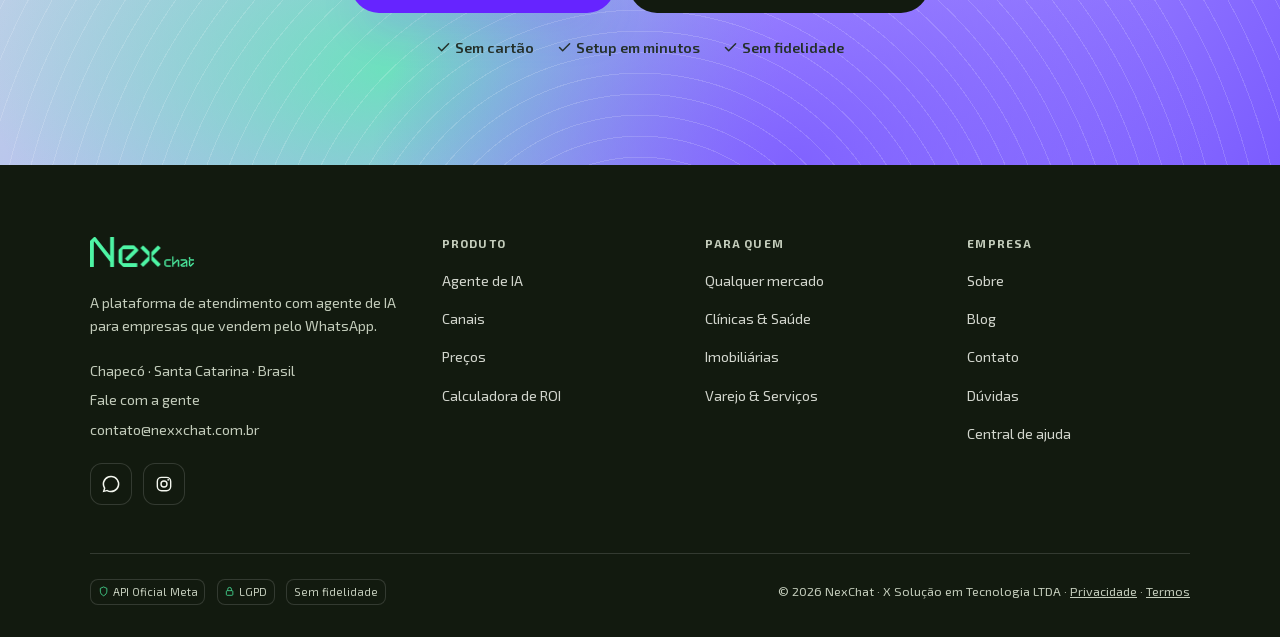
<file: agente-ia.html>
<!DOCTYPE html>
<html lang="pt-BR">
<head>
<meta charset="UTF-8">
<meta name="viewport" content="width=device-width, initial-scale=1.0">
<title>Agente de IA da NexChat — atende, qualifica e vende no WhatsApp</title>
<meta name="description" content="Não é robô de menu 1-2-3. O agente de IA da NexChat entende linguagem natural, puxa da sua base, executa ações (qualifica, agenda, envia boleto) e chama o humano na hora certa.">
<meta name="theme-color" content="#fdf6e9">
<link rel="preload" href="assets/fonts/exo2-latin.woff2" as="font" type="font/woff2" crossorigin>
<link rel="stylesheet" href="styles.css">
<link rel="icon" href="data:image/svg+xml,%3Csvg xmlns='http://www.w3.org/2000/svg' viewBox='0 0 32 32'%3E%3Crect width='32' height='32' rx='8' fill='%23fdf6e9'/%3E%3Cpath d='M7 7l6 9-6 9M25 7l-6 9 6 9' stroke='%236624ff' stroke-width='3.2' stroke-linecap='round' stroke-linejoin='round' fill='none'/%3E%3C/svg%3E">
</head>
<body data-page="ia">
<div id="nav-root"></div>
<main class="page-pad">

<!-- ===================== HERO ===================== -->
<section class="hero">
  <div class="container hero__inner">
    <div class="hero__copy">
      <span class="eyebrow" data-reveal>O agente de IA</span>
      <h1 class="h2" data-reveal data-reveal-delay="1" style="margin:0.9rem 0 1.3rem">Não é robô de menu <span style="opacity:.5">1-2-3</span>. É uma IA que <span class="mark">resolve de verdade</span>.</h1>
      <p class="hero__sub" data-reveal data-reveal-delay="2">Ela entende linguagem natural, puxa a resposta da <b>sua base de conhecimento</b> e <b>executa a tarefa</b> — qualifica o lead, agenda a visita, envia o boleto. E chama uma pessoa na hora exata, sem deixar o cliente na mão.</p>
      <div class="btn-row" data-reveal data-reveal-delay="3">
        <a href="precos.html" class="btn btn--primary btn--lg"><svg viewBox="0 0 24 24" fill="none"><path d="M8 5v14l11-7z" fill="currentColor"/></svg> Testar grátis</a>
        <a href="https://wa.me/554933402091?text=Ol%C3%A1%21%20Quero%20conhecer%20o%20agente%20de%20IA%20da%20NexChat%20e%20como%20ele%20atende%20no%20meu%20WhatsApp." class="btn btn--ghost btn--lg" target="_blank" rel="noopener"><svg viewBox="0 0 24 24" fill="currentColor"><path d="M12 2a10 10 0 00-8.6 15.06L2 22l5.06-1.33A10 10 0 1012 2zm0 18.2a8.2 8.2 0 01-4.18-1.15l-.3-.18-3 .79.8-2.92-.2-.31A8.2 8.2 0 1112 20.2z"/></svg> Falar no WhatsApp</a>
      </div>
    </div>

    <div class="hero__demo" data-reveal style="position:relative">
      <div aria-hidden="true" style="position:absolute;inset:-8% -4%;background:var(--mesh);filter:blur(34px);opacity:.5;border-radius:44px;z-index:-1"></div>
      <div class="phone">
        <span class="phone__notch" aria-hidden="true"></span>
        <div class="phone__tag phone__tag--tl" aria-hidden="true"><svg viewBox="0 0 24 24" fill="none"><path d="M13 2L3 14h7l-1 8 10-12h-7l1-8z" fill="currentColor"/></svg> Responde em <span class="n">&lt; 5s</span></div>
        <div class="phone__tag phone__tag--br" aria-hidden="true"><svg viewBox="0 0 24 24" fill="none"><circle cx="12" cy="12" r="9" stroke="currentColor" stroke-width="1.8"/><path d="M12 7v5l3 2" stroke="currentColor" stroke-width="1.8" stroke-linecap="round"/></svg> Atende <span class="g">24/7</span></div>
        <div class="phone__screen">
          <div class="chat__top">
            <span class="chat__avatar" aria-hidden="true"><svg viewBox="0 0 32 24" fill="none"><path d="M6 4l6 8-6 8M26 4l-6 8 6 8" stroke="currentColor" stroke-width="3" stroke-linecap="round" stroke-linejoin="round"/></svg></span>
            <span class="chat__peer"><strong>Clínica Bella · IA</strong><span>agente de IA online</span></span>
          </div>
          <div class="chat__body" id="chatBody" role="img" aria-label="Demonstração do agente de IA conversando"></div>
          <div class="chat__result" id="chatResult" hidden><svg viewBox="0 0 24 24" fill="none"><path d="M20 6L9 17l-5-5" stroke="currentColor" stroke-width="2.4" stroke-linecap="round" stroke-linejoin="round"/></svg> Lead qualificado e agendado — sem humano <span class="t">38s</span></div>
        </div>
      </div>
    </div>
  </div>
</section>

<!-- ===================== O QUE A IA FAZ ===================== -->
<section class="section">
  <div class="container ai__inner">
    <div>
      <span class="eyebrow" data-reveal>IA agêntica</span>
      <h2 class="h2" data-reveal data-reveal-delay="1" style="margin:0.9rem 0 0.5rem">Ela não só responde. Ela <span class="mark">resolve</span>.</h2>
      <div class="ai-points">
        <div class="ai-point" data-reveal><span class="ai-point__ico"><svg viewBox="0 0 24 24" fill="none"><path d="M12 3a5 5 0 015 5v1a4 4 0 010 8H7a4 4 0 010-8V8a5 5 0 015-5z" stroke="currentColor" stroke-width="1.7"/><circle cx="9.5" cy="12" r="1" fill="currentColor"/><circle cx="14.5" cy="12" r="1" fill="currentColor"/></svg></span><div><h3>Entende e qualifica sozinho</h3><p>Conversa como gente, entende o que o cliente quer e separa o lead quente do curioso — sem formulário chato.</p></div></div>
        <div class="ai-point" data-reveal data-reveal-delay="1"><span class="ai-point__ico"><svg viewBox="0 0 24 24" fill="none"><rect x="4" y="5" width="16" height="16" rx="2" stroke="currentColor" stroke-width="1.7"/><path d="M8 3v4M16 3v4M4 10h16" stroke="currentColor" stroke-width="1.7" stroke-linecap="round"/><path d="M9 15l2 2 4-4" stroke="currentColor" stroke-width="1.7" stroke-linecap="round" stroke-linejoin="round"/></svg></span><div><h3>Executa ações, não só responde</h3><p>Agenda a visita, envia o boleto ou o link de pagamento, atualiza o cadastro. IA agêntica que faz — não só fala.</p></div></div>
        <div class="ai-point" data-reveal data-reveal-delay="2"><span class="ai-point__ico"><svg viewBox="0 0 24 24" fill="none"><path d="M4 5a2 2 0 012-2h9l5 5v11a2 2 0 01-2 2H6a2 2 0 01-2-2V5z" stroke="currentColor" stroke-width="1.7" stroke-linejoin="round"/><path d="M14 3v5h5M8 13h8M8 17h5" stroke="currentColor" stroke-width="1.7" stroke-linecap="round"/></svg></span><div><h3>Aprende com a sua empresa</h3><p>Você sobe PDFs, tabela de preços e regras. Ela responde na sua voz, por texto ou áudio, com a informação certa.</p></div></div>
      </div>
    </div>

    <div class="ai-demo" data-reveal>
      <div class="ai-demo__tabs" role="tablist" aria-label="Modo de atendimento">
        <button class="ai-tab" role="tab" aria-selected="false" data-panel="flow"><svg viewBox="0 0 24 24" fill="none"><rect x="4" y="4" width="6" height="6" rx="1.5" stroke="currentColor" stroke-width="1.7"/><rect x="14" y="14" width="6" height="6" rx="1.5" stroke="currentColor" stroke-width="1.7"/><path d="M7 10v3a2 2 0 002 2h5" stroke="currentColor" stroke-width="1.7"/></svg> Fluxo simples</button>
        <button class="ai-tab" role="tab" aria-selected="true" data-panel="ai"><svg viewBox="0 0 24 24" fill="none"><path d="M12 3l1.8 3.9L18 8l-3 3 .7 4.4L12 13.6 8.3 15.4 9 11 6 8l4.2-1.1L12 3z" fill="currentColor"/></svg> Agente de IA</button>
      </div>
      <div class="ai-demo__body">
        <div class="ai-panel" data-panel="flow" role="tabpanel">
          <div class="flow-step"><span class="flow-step__n">1</span> Cliente escolhe: <b>&nbsp;1) Vendas · 2) Suporte</b></div>
          <div class="flow-step"><span class="flow-step__n">2</span> Bot pergunta e distribui para a fila certa</div>
          <div class="flow-step"><span class="flow-step__n">3</span> Encaminha para um atendente disponível</div>
          <p class="flow-note"><svg viewBox="0 0 24 24" fill="none"><path d="M12 8v5M12 16h.01" stroke="currentColor" stroke-width="2" stroke-linecap="round"/><circle cx="12" cy="12" r="9" stroke="currentColor" stroke-width="1.8"/></svg> Ótimo para triagem. <b style="color:var(--text)">&nbsp;Comece pelo fluxo e ative a IA quando quiser</b> — mesmo painel, sem migração.</p>
        </div>
        <div class="ai-panel is-active" data-panel="ai" role="tabpanel">
          <div class="mini-chat">
            <div class="bubble bubble--in">Oi, vocês parcelam a limpeza de pele? E tem horário essa semana?</div>
            <div class="bubble bubble--out">Oi! 😊 Parcelamos em até 3x sem juros. Tenho <b>quinta 10h</b> ou <b>sexta 15h</b>. Qual fica melhor?</div>
            <div class="bubble bubble--in">Sexta 15h 👍</div>
            <div class="bubble bubble--out">Fechado! ✅ Agendei sua limpeza de pele para <b>sexta, 15h</b>. Já te enviei a confirmação. Precisa de mais algo?</div>
          </div>
          <p class="flow-note"><svg viewBox="0 0 24 24" fill="none"><path d="M20 6L9 17l-5-5" stroke="currentColor" stroke-width="2.2" stroke-linecap="round" stroke-linejoin="round"/></svg> A IA entendeu, informou o parcelamento e <b style="color:var(--text)">&nbsp;agendou sozinha</b>.</p>
        </div>
      </div>
    </div>
  </div>
</section>

<!-- ===================== HUMANO + IA ===================== -->
<section class="section section--cream2">
  <div class="container">
    <div class="human__card" data-reveal>
      <span class="waves" aria-hidden="true"></span>
      <div class="human__stat">
        <div class="big">73%</div>
        <p>dos brasileiros não se importam de falar com IA — desde que o problema seja resolvido.</p>
      </div>
      <div>
        <span class="pill">Humano + IA</span>
        <h3 class="h3" style="margin:1rem 0 0.7rem">IA que sabe a hora de chamar uma pessoa.</h3>
        <p style="color:#26302a;font-weight:500;margin-bottom:1.4rem">A IA resolve o simples na hora e passa o bastão no momento certo — com todo o contexto da conversa. Ninguém repete a mesma coisa três vezes.</p>
        <div class="handoff">
          <div class="handoff__row"><span class="who who--ai">IA</span> Qualifica, responde e resolve 73% sozinha</div>
          <div class="handoff__row"><span class="who who--ai">IA</span> Detecta "quero fechar" ou caso sensível</div>
          <div class="handoff__row"><span class="who who--human">Humano</span> Humano recebe o cliente quente já com o contexto</div>
        </div>
      </div>
    </div>
  </div>
</section>

<!-- ===================== CANAIS ===================== -->
<section class="section section--cream2" id="canais">
  <div class="container ai__inner">
    <div>
      <span class="eyebrow" data-reveal>Uma só caixa de entrada</span>
      <h2 class="h2" data-reveal data-reveal-delay="1" style="margin:0.9rem 0 1rem">Chega de pular entre apps.</h2>
      <p class="lead" data-reveal data-reveal-delay="2">A IA e o seu time atendem no mesmo número, com tudo caindo na mesma caixa. WhatsApp, Instagram, Telegram, Messenger, WebChat — e até a telefonia.</p>
      <div class="chan-list mt-2" data-reveal data-reveal-delay="2">
        <span class="chan-chip"><svg viewBox="0 0 24 24" fill="none"><path d="M12 3a9 9 0 00-7.7 13.6L3 21l4.5-1.3A9 9 0 1012 3z" stroke="var(--wa)" stroke-width="1.6"/></svg> WhatsApp</span>
        <span class="chan-chip"><svg viewBox="0 0 24 24" fill="none"><rect x="4" y="4" width="16" height="16" rx="5" stroke="#e1306c" stroke-width="1.7"/><circle cx="12" cy="12" r="3.5" stroke="#e1306c" stroke-width="1.7"/></svg> Instagram</span>
        <span class="chan-chip"><svg viewBox="0 0 24 24" fill="none"><path d="M21 5L3 11l5 2 2 6 3-4 5 4 3-14z" stroke="#29a9eb" stroke-width="1.6" stroke-linejoin="round"/></svg> Telegram</span>
        <span class="chan-chip"><svg viewBox="0 0 24 24" fill="none"><path d="M4 5h16v11H8l-4 4V5z" stroke="#0088ff" stroke-width="1.6" stroke-linejoin="round"/></svg> Messenger</span>
        <span class="chan-chip"><svg viewBox="0 0 24 24" fill="none"><rect x="3" y="5" width="18" height="13" rx="2" stroke="currentColor" stroke-width="1.6"/><path d="M8 21h8M9 9h6M9 13h4" stroke="currentColor" stroke-width="1.6" stroke-linecap="round"/></svg> WebChat</span>
        <span class="chan-chip is-star"><svg viewBox="0 0 24 24" fill="none"><path d="M5 4h3l2 5-2 1a11 11 0 005 5l1-2 5 2v3a2 2 0 01-2 2A16 16 0 013 6a2 2 0 012-2z" stroke="currentColor" stroke-width="1.6" stroke-linejoin="round"/></svg> Telefonia / PABX</span>
      </div>
    </div>
    <div class="inbox" data-reveal data-reveal-delay="1">
      <div class="inbox__bar"><span class="dots" aria-hidden="true"><i></i><i></i><i></i></span><span class="title">caixa unificada</span><span class="live">ao vivo</span></div>
      <div class="conv"><span class="conv__chan"><span class="conv__ava" style="background:#6624ff">MR</span><span class="badge"><svg viewBox="0 0 24 24" fill="none"><path d="M12 3a9 9 0 00-7.7 13.6L3 21l4.5-1.3A9 9 0 1012 3z" stroke="var(--wa)" stroke-width="2"/></svg></span></span><div class="conv__main"><div class="n">Marina Rocha <span class="tag-ai">IA respondendo</span></div><div class="p">Perfeito, pode agendar pra quinta 🙌</div></div><div class="conv__meta"><div class="time">agora</div></div></div>
      <div class="conv"><span class="conv__chan"><span class="conv__ava" style="background:#e1306c">JP</span><span class="badge"><svg viewBox="0 0 24 24" fill="none"><rect x="4" y="4" width="16" height="16" rx="5" stroke="#e1306c" stroke-width="2"/></svg></span></span><div class="conv__main"><div class="n">João Paulo <span class="tag-ai">qualificando</span></div><div class="p">Vi o anúncio, ainda tem vaga?</div></div><div class="conv__meta"><div class="time">1 min</div></div></div>
      <div class="conv"><span class="conv__chan"><span class="conv__ava" style="background:#16c079">RS</span><span class="badge"><svg viewBox="0 0 24 24" fill="none"><path d="M21 5L3 11l5 2 2 6 3-4 5 4 3-14z" stroke="#29a9eb" stroke-width="2" stroke-linejoin="round"/></svg></span></span><div class="conv__main"><div class="n">Rafael Souza <span class="tag-ai">passou pro humano</span></div><div class="p">Quero fechar o plano anual</div></div><div class="conv__meta"><div class="time">8 min</div></div></div>
    </div>
  </div>
</section>

<!-- ===================== PAINEL DO GESTOR ===================== -->
<section class="section">
  <div class="container manager__inner">
    <div class="dash" data-reveal>
      <div class="dash__kpis">
        <div class="kpi"><div class="l">Resp. média</div><div class="v">47s</div><div class="d up">▲ 6× mais rápido</div></div>
        <div class="kpi"><div class="l">Conversão</div><div class="v">31%</div><div class="d up">▲ 9 pts</div></div>
        <div class="kpi"><div class="l">Sem resposta</div><div class="v">0</div><div class="d up">▲ zerado</div></div>
      </div>
      <div class="chart">
        <div class="chart__head"><span class="t">Atendimentos por dia</span><span class="s">últimos 7 dias</span></div>
        <div class="bars" id="bars">
          <div class="bar" style="--h:45%"><span>seg</span></div><div class="bar" style="--h:60%"><span>ter</span></div><div class="bar" style="--h:52%"><span>qua</span></div><div class="bar" style="--h:70%"><span>qui</span></div><div class="bar" style="--h:64%"><span>sex</span></div><div class="bar" style="--h:82%"><span>sab</span></div><div class="bar" style="--h:96%"><span>dom</span></div>
        </div>
      </div>
    </div>
    <div>
      <span class="eyebrow" data-reveal>Para quem paga a conta</span>
      <h2 class="h2" data-reveal data-reveal-delay="1" style="margin:0.9rem 0 1rem">Pare de pedir relatório por planilha.</h2>
      <p class="lead" data-reveal data-reveal-delay="2">Você vê em tempo real quanto lead entrou, quanto virou venda, o tempo de resposta, a produtividade por atendente e o que a IA resolveu sozinha — sem cobrar ninguém no fim do mês.</p>
      <div class="btn-row mt-2" data-reveal data-reveal-delay="2"><a href="precos.html" class="btn btn--primary">Quero ver na prática</a></div>
    </div>
  </div>
</section>

<!-- ===================== CTA FINAL ===================== -->
<section class="section cta-final">
  <span class="waves" aria-hidden="true"></span>
  <div class="container cta-final__inner" data-reveal>
    <h2>Coloque um vendedor de IA no seu WhatsApp hoje.</h2>
    <p>Ele responde na hora, qualifica sozinho, agenda e chama uma pessoa só quando precisa. Você acompanha tudo pelo painel.</p>
    <div class="btn-row"><a href="precos.html" class="btn btn--primary btn--lg">Testar grátis 7 dias</a><a href="contato.html" class="btn btn--dark btn--lg">Falar com especialista</a></div>
    <div class="reassure"><span><svg viewBox="0 0 24 24" fill="none"><path d="M20 6L9 17l-5-5" stroke="currentColor" stroke-width="2.4" stroke-linecap="round" stroke-linejoin="round"/></svg> Sem cartão</span><span><svg viewBox="0 0 24 24" fill="none"><path d="M20 6L9 17l-5-5" stroke="currentColor" stroke-width="2.4" stroke-linecap="round" stroke-linejoin="round"/></svg> Setup em minutos</span><span><svg viewBox="0 0 24 24" fill="none"><path d="M20 6L9 17l-5-5" stroke="currentColor" stroke-width="2.4" stroke-linecap="round" stroke-linejoin="round"/></svg> Sem fidelidade</span></div>
  </div>
</section>

</main>
<div id="footer-root"></div>
<div class="sticky-cta" id="stickyCta"><a href="https://wa.me/554933402091?text=Ol%C3%A1%21%20Vim%20pelo%20site%20da%20NexChat%20e%20quero%20colocar%20a%20IA%20para%20vender%20no%20meu%20WhatsApp." class="btn btn--wa" target="_blank" rel="noopener">Falar no WhatsApp</a><a href="precos.html" class="btn btn--primary">Testar grátis</a></div>
<script src="script.js"></script>
</body>
</html>
</file>
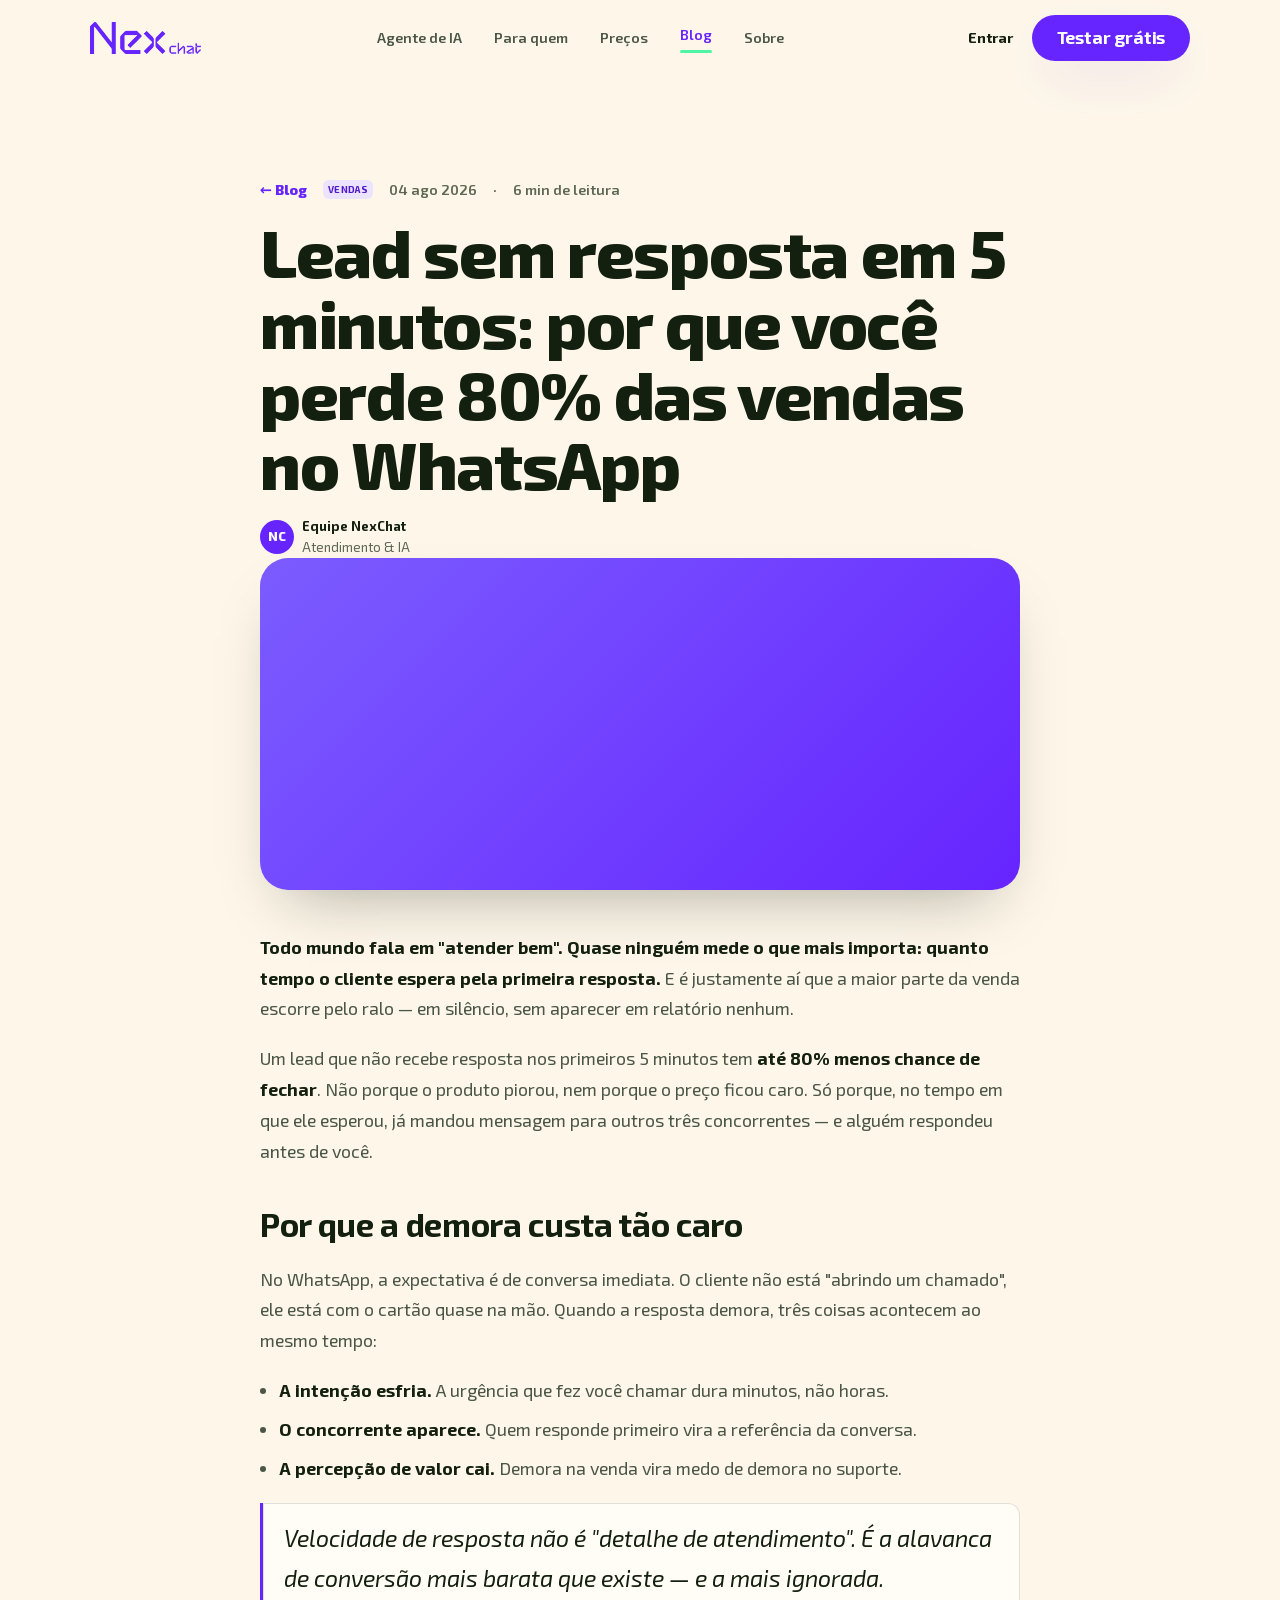
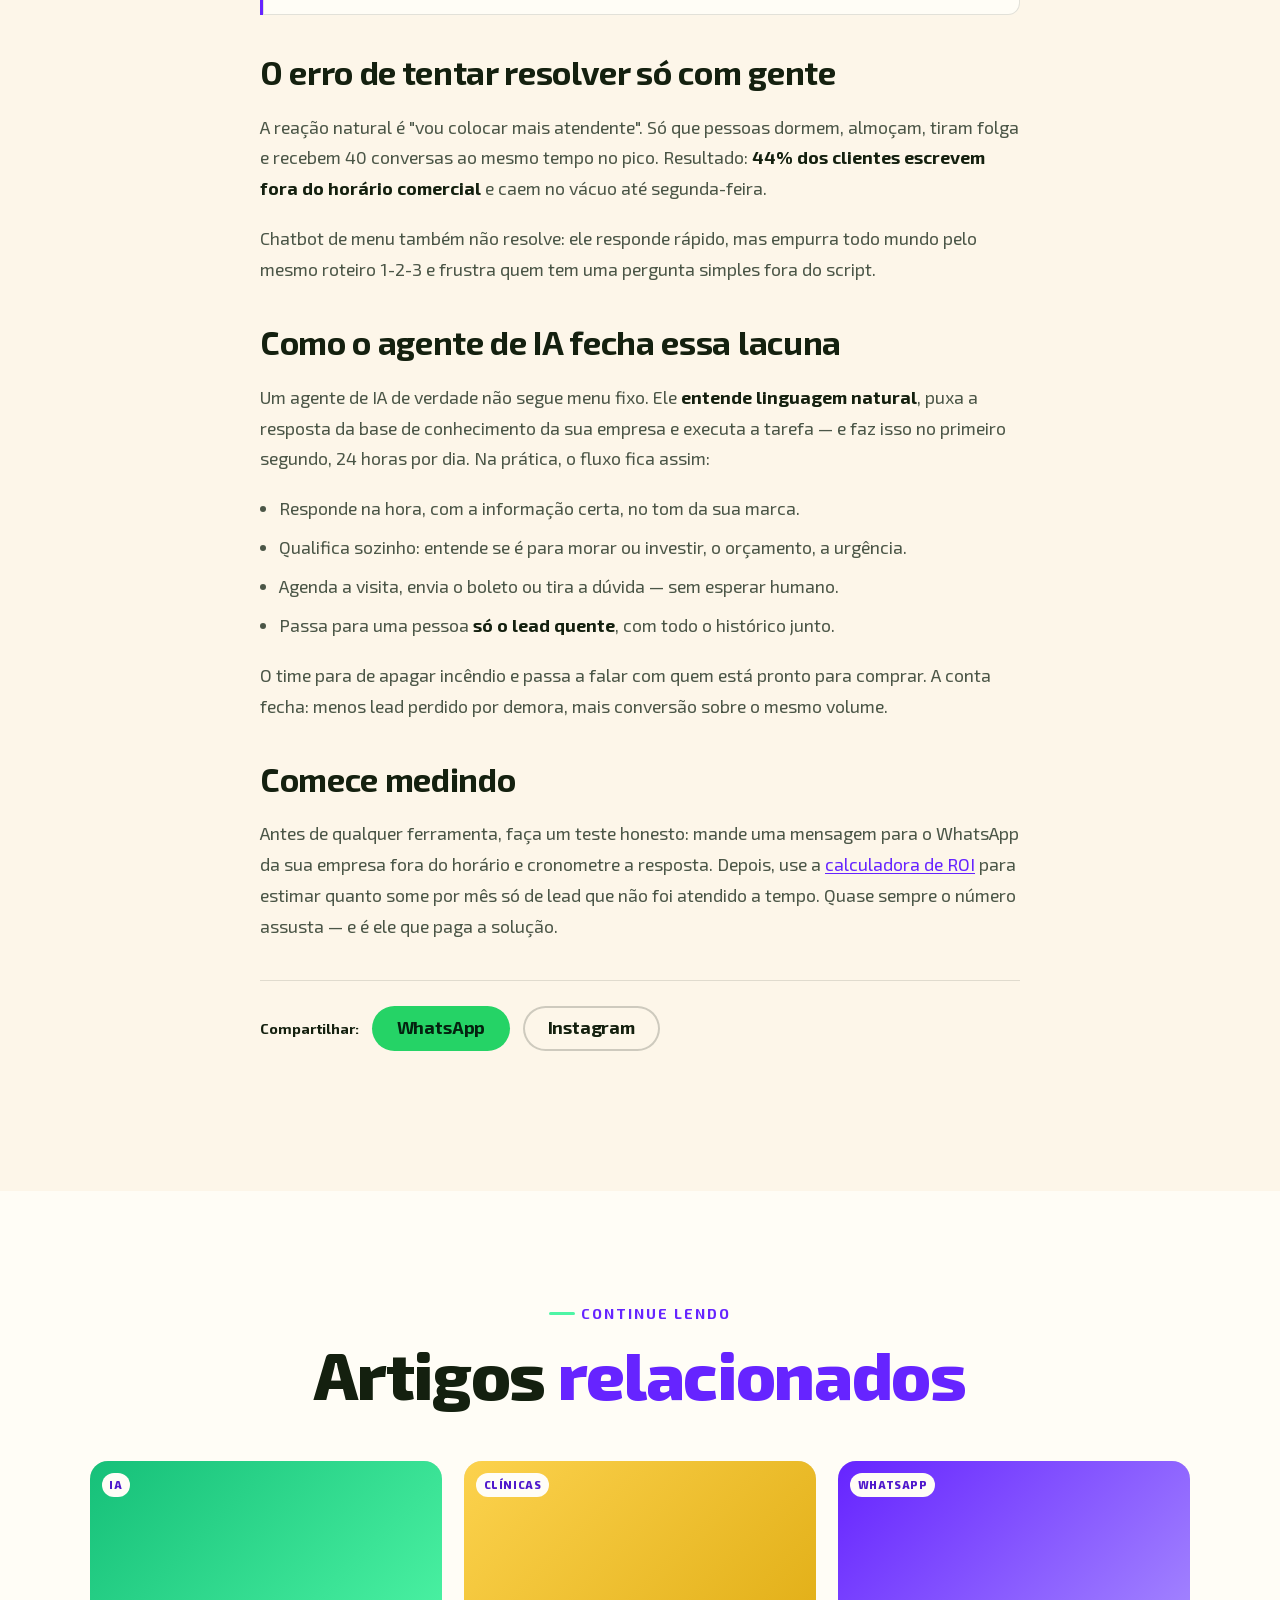
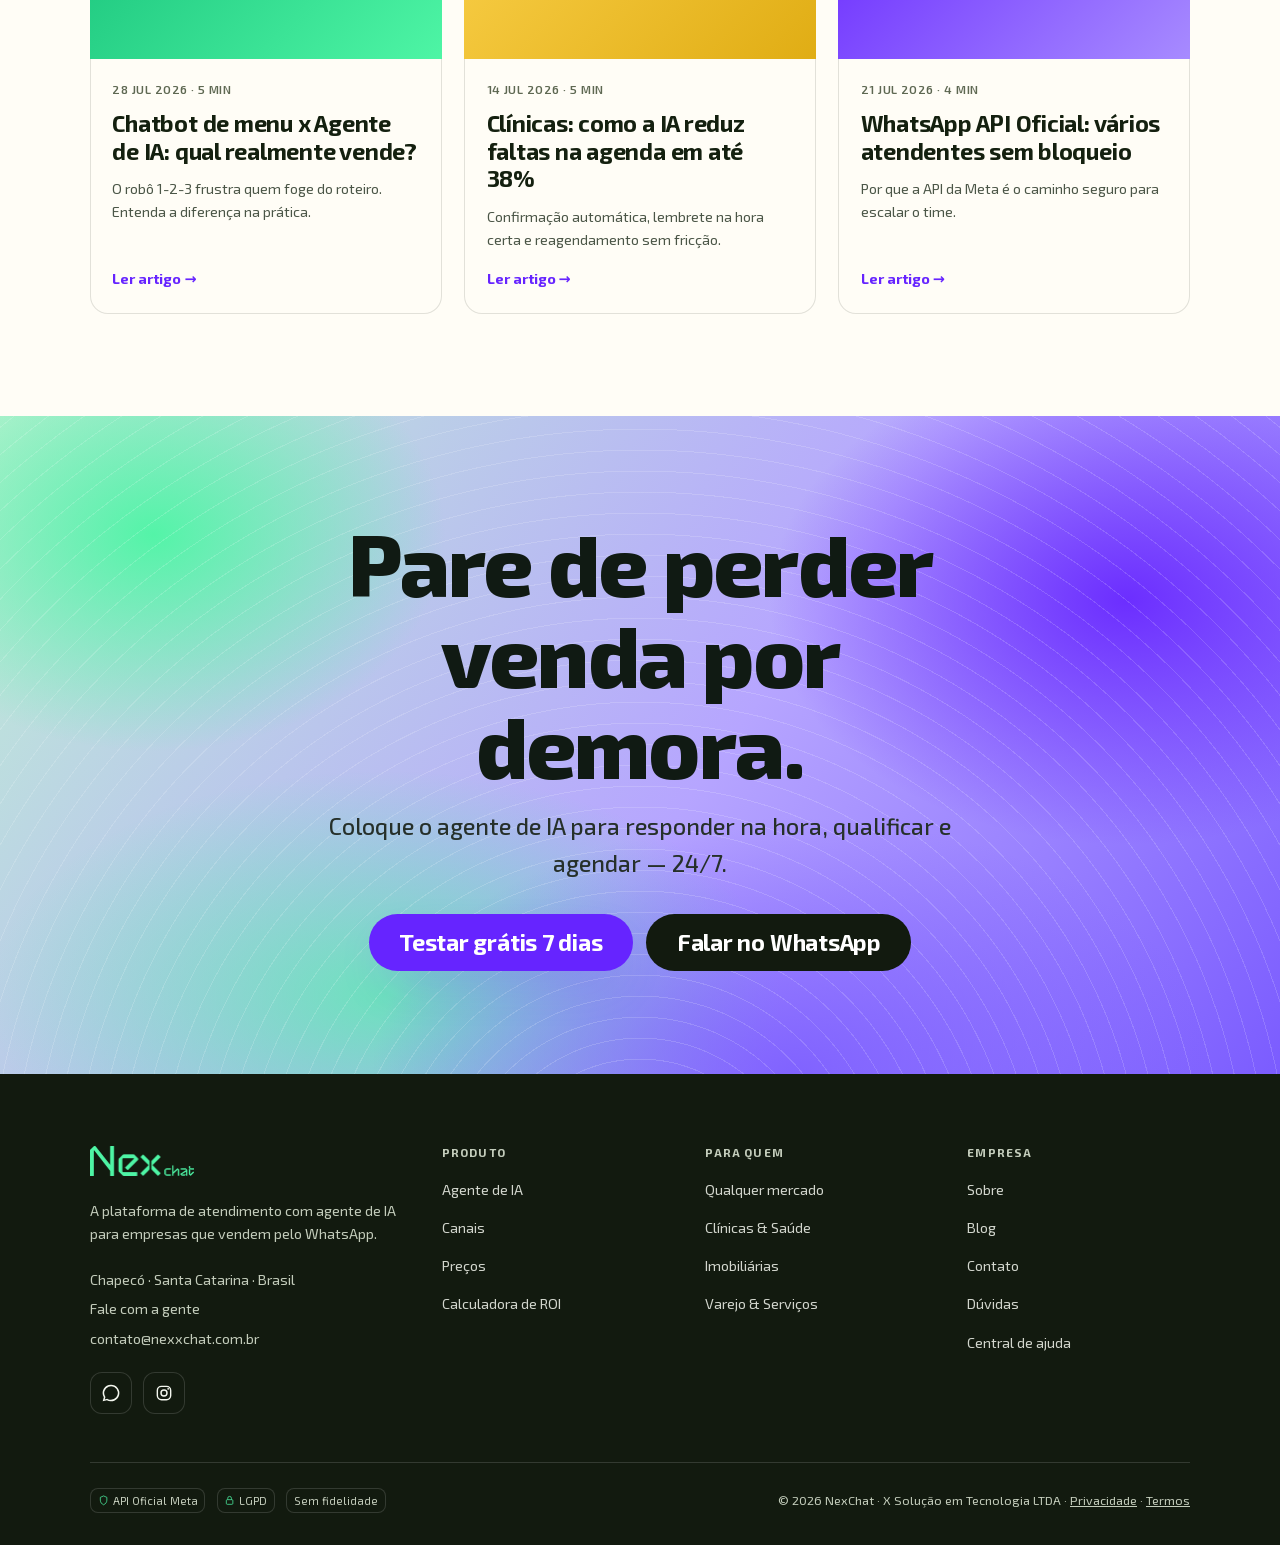
<file: blog-post.html>
<!DOCTYPE html>
<html lang="pt-BR">
<head>
<meta charset="UTF-8">
<meta name="viewport" content="width=device-width, initial-scale=1.0">
<title>Lead sem resposta em 5 minutos: por que você perde 80% das vendas — Blog NexChat</title>
<meta name="description" content="A velocidade da primeira resposta é o fator que mais mexe na conversão do WhatsApp. Veja o que os dados mostram e como o agente de IA responde na hora, qualifica e passa só o lead quente pro time.">
<meta name="theme-color" content="#fdf6e9">
<meta property="og:title" content="Lead sem resposta em 5 minutos: por que você perde 80% das vendas">
<meta property="og:description" content="A velocidade da primeira resposta é o que mais mexe na sua conversão no WhatsApp.">
<link rel="preload" href="assets/fonts/exo2-latin.woff2" as="font" type="font/woff2" crossorigin>
<link rel="stylesheet" href="styles.css">
<link rel="icon" href="data:image/svg+xml,%3Csvg xmlns='http://www.w3.org/2000/svg' viewBox='0 0 32 32'%3E%3Crect width='32' height='32' rx='8' fill='%23fdf6e9'/%3E%3Cpath d='M7 7l6 9-6 9M25 7l-6 9 6 9' stroke='%236624ff' stroke-width='3.2' stroke-linecap='round' stroke-linejoin='round' fill='none'/%3E%3C/svg%3E">
</head>
<body data-page="blog">
<div id="nav-root"></div>
<main class="page-pad">

<article class="section">
  <div class="container">
    <div class="article">
      <div data-reveal>
        <div class="article__meta">
          <a href="blog.html" style="color:var(--violet);font-weight:800">← Blog</a>
          <span class="tag-ai">Vendas</span>
          <span>04 ago 2026</span>
          <span>·</span>
          <span>6 min de leitura</span>
        </div>
        <h1 class="h2" style="margin:0.4rem 0 1rem">Lead sem resposta em 5 minutos: por que você perde 80% das vendas no WhatsApp</h1>
        <div class="article__author">
          <span class="vtesti__ava">NC</span>
          <span class="vtesti__meta"><b>Equipe NexChat</b><br>Atendimento &amp; IA</span>
        </div>
      </div>

      <div class="article__cover" data-reveal style="--vt:linear-gradient(135deg,#7b5cff,#6624ff)"></div>

      <div class="prose" data-reveal>
        <p><strong>Todo mundo fala em "atender bem". Quase ninguém mede o que mais importa: quanto tempo o cliente espera pela primeira resposta.</strong> E é justamente aí que a maior parte da venda escorre pelo ralo — em silêncio, sem aparecer em relatório nenhum.</p>

        <p>Um lead que não recebe resposta nos primeiros 5 minutos tem <strong>até 80% menos chance de fechar</strong>. Não porque o produto piorou, nem porque o preço ficou caro. Só porque, no tempo em que ele esperou, já mandou mensagem para outros três concorrentes — e alguém respondeu antes de você.</p>

        <h2>Por que a demora custa tão caro</h2>
        <p>No WhatsApp, a expectativa é de conversa imediata. O cliente não está "abrindo um chamado", ele está com o cartão quase na mão. Quando a resposta demora, três coisas acontecem ao mesmo tempo:</p>
        <ul>
          <li><strong>A intenção esfria.</strong> A urgência que fez você chamar dura minutos, não horas.</li>
          <li><strong>O concorrente aparece.</strong> Quem responde primeiro vira a referência da conversa.</li>
          <li><strong>A percepção de valor cai.</strong> Demora na venda vira medo de demora no suporte.</li>
        </ul>

        <blockquote>Velocidade de resposta não é "detalhe de atendimento". É a alavanca de conversão mais barata que existe — e a mais ignorada.</blockquote>

        <h2>O erro de tentar resolver só com gente</h2>
        <p>A reação natural é "vou colocar mais atendente". Só que pessoas dormem, almoçam, tiram folga e recebem 40 conversas ao mesmo tempo no pico. Resultado: <strong>44% dos clientes escrevem fora do horário comercial</strong> e caem no vácuo até segunda-feira.</p>
        <p>Chatbot de menu também não resolve: ele responde rápido, mas empurra todo mundo pelo mesmo roteiro 1-2-3 e frustra quem tem uma pergunta simples fora do script.</p>

        <h2>Como o agente de IA fecha essa lacuna</h2>
        <p>Um agente de IA de verdade não segue menu fixo. Ele <strong>entende linguagem natural</strong>, puxa a resposta da base de conhecimento da sua empresa e executa a tarefa — e faz isso no primeiro segundo, 24 horas por dia. Na prática, o fluxo fica assim:</p>
        <ul>
          <li>Responde na hora, com a informação certa, no tom da sua marca.</li>
          <li>Qualifica sozinho: entende se é para morar ou investir, o orçamento, a urgência.</li>
          <li>Agenda a visita, envia o boleto ou tira a dúvida — sem esperar humano.</li>
          <li>Passa para uma pessoa <strong>só o lead quente</strong>, com todo o histórico junto.</li>
        </ul>
        <p>O time para de apagar incêndio e passa a falar com quem está pronto para comprar. A conta fecha: menos lead perdido por demora, mais conversão sobre o mesmo volume.</p>

        <h2>Comece medindo</h2>
        <p>Antes de qualquer ferramenta, faça um teste honesto: mande uma mensagem para o WhatsApp da sua empresa fora do horário e cronometre a resposta. Depois, use a <a href="precos.html#roi">calculadora de ROI</a> para estimar quanto some por mês só de lead que não foi atendido a tempo. Quase sempre o número assusta — e é ele que paga a solução.</p>
      </div>

      <div class="article__share" data-reveal>
        <span>Compartilhar:</span>
        <a class="btn btn--wa" href="https://wa.me/?text=Lead%20sem%20resposta%20em%205%20minutos%3A%20por%20que%20voc%C3%AA%20perde%2080%25%20das%20vendas%20no%20WhatsApp%20%E2%80%94%20via%20NexChat" target="_blank" rel="noopener">WhatsApp</a>
        <a class="btn btn--ghost" href="https://www.instagram.com/nexchat_sgi/" target="_blank" rel="noopener">Instagram</a>
      </div>
    </div>
  </div>
</article>

<!-- ===================== POSTS RELACIONADOS ===================== -->
<section class="section section--cream2">
  <div class="container">
    <div class="section-head center-head text-center" data-reveal>
      <span class="eyebrow" style="justify-content:center">Continue lendo</span>
      <h2 class="h2">Artigos <span class="mark">relacionados</span></h2>
    </div>
    <div class="blog-grid">
      <article class="post" data-reveal>
        <a href="blog-post.html" class="post__media" style="--vt:linear-gradient(135deg,#16c079,#4ef5a5)" aria-label="Ler: Chatbot de menu x Agente de IA"><span class="post__cat">IA</span></a>
        <div class="post__body">
          <div class="post__meta">28 jul 2026 · 5 min</div>
          <h3 class="post__title"><a href="blog-post.html">Chatbot de menu x Agente de IA: qual realmente vende?</a></h3>
          <p class="post__excerpt">O robô 1-2-3 frustra quem foge do roteiro. Entenda a diferença na prática.</p>
          <a href="blog-post.html" class="post__more">Ler artigo →</a>
        </div>
      </article>
      <article class="post" data-reveal data-reveal-delay="1">
        <a href="blog-post.html" class="post__media" style="--vt:linear-gradient(135deg,#fcd24d,#e0ad14)" aria-label="Ler: Clínicas — como a IA reduz faltas na agenda"><span class="post__cat">Clínicas</span></a>
        <div class="post__body">
          <div class="post__meta">14 jul 2026 · 5 min</div>
          <h3 class="post__title"><a href="blog-post.html">Clínicas: como a IA reduz faltas na agenda em até 38%</a></h3>
          <p class="post__excerpt">Confirmação automática, lembrete na hora certa e reagendamento sem fricção.</p>
          <a href="blog-post.html" class="post__more">Ler artigo →</a>
        </div>
      </article>
      <article class="post" data-reveal data-reveal-delay="2">
        <a href="blog-post.html" class="post__media" style="--vt:linear-gradient(135deg,#6624ff,#a78bff)" aria-label="Ler: WhatsApp API Oficial sem bloqueio"><span class="post__cat">WhatsApp</span></a>
        <div class="post__body">
          <div class="post__meta">21 jul 2026 · 4 min</div>
          <h3 class="post__title"><a href="blog-post.html">WhatsApp API Oficial: vários atendentes sem bloqueio</a></h3>
          <p class="post__excerpt">Por que a API da Meta é o caminho seguro para escalar o time.</p>
          <a href="blog-post.html" class="post__more">Ler artigo →</a>
        </div>
      </article>
    </div>
  </div>
</section>

<!-- ===================== CTA FINAL ===================== -->
<section class="section cta-final">
  <span class="waves" aria-hidden="true"></span>
  <div class="container cta-final__inner" data-reveal>
    <h2>Pare de perder venda por demora.</h2>
    <p>Coloque o agente de IA para responder na hora, qualificar e agendar — 24/7.</p>
    <div class="btn-row"><a href="precos.html" class="btn btn--primary btn--lg">Testar grátis 7 dias</a><a href="https://wa.me/554933402091?text=Ol%C3%A1%21%20Vim%20pelo%20blog%20da%20NexChat%20e%20quero%20colocar%20a%20IA%20para%20vender%20no%20meu%20WhatsApp." class="btn btn--dark btn--lg" target="_blank" rel="noopener">Falar no WhatsApp</a></div>
  </div>
</section>

</main>

<div id="footer-root"></div>
<div class="sticky-cta" id="stickyCta"><a href="https://wa.me/554933402091?text=Ol%C3%A1%21%20Vim%20pelo%20site%20da%20NexChat%20e%20quero%20colocar%20a%20IA%20para%20vender%20no%20meu%20WhatsApp." class="btn btn--wa" target="_blank" rel="noopener">Falar no WhatsApp</a><a href="precos.html" class="btn btn--primary">Testar grátis</a></div>
<script src="script.js"></script>
</body>
</html>
</file>
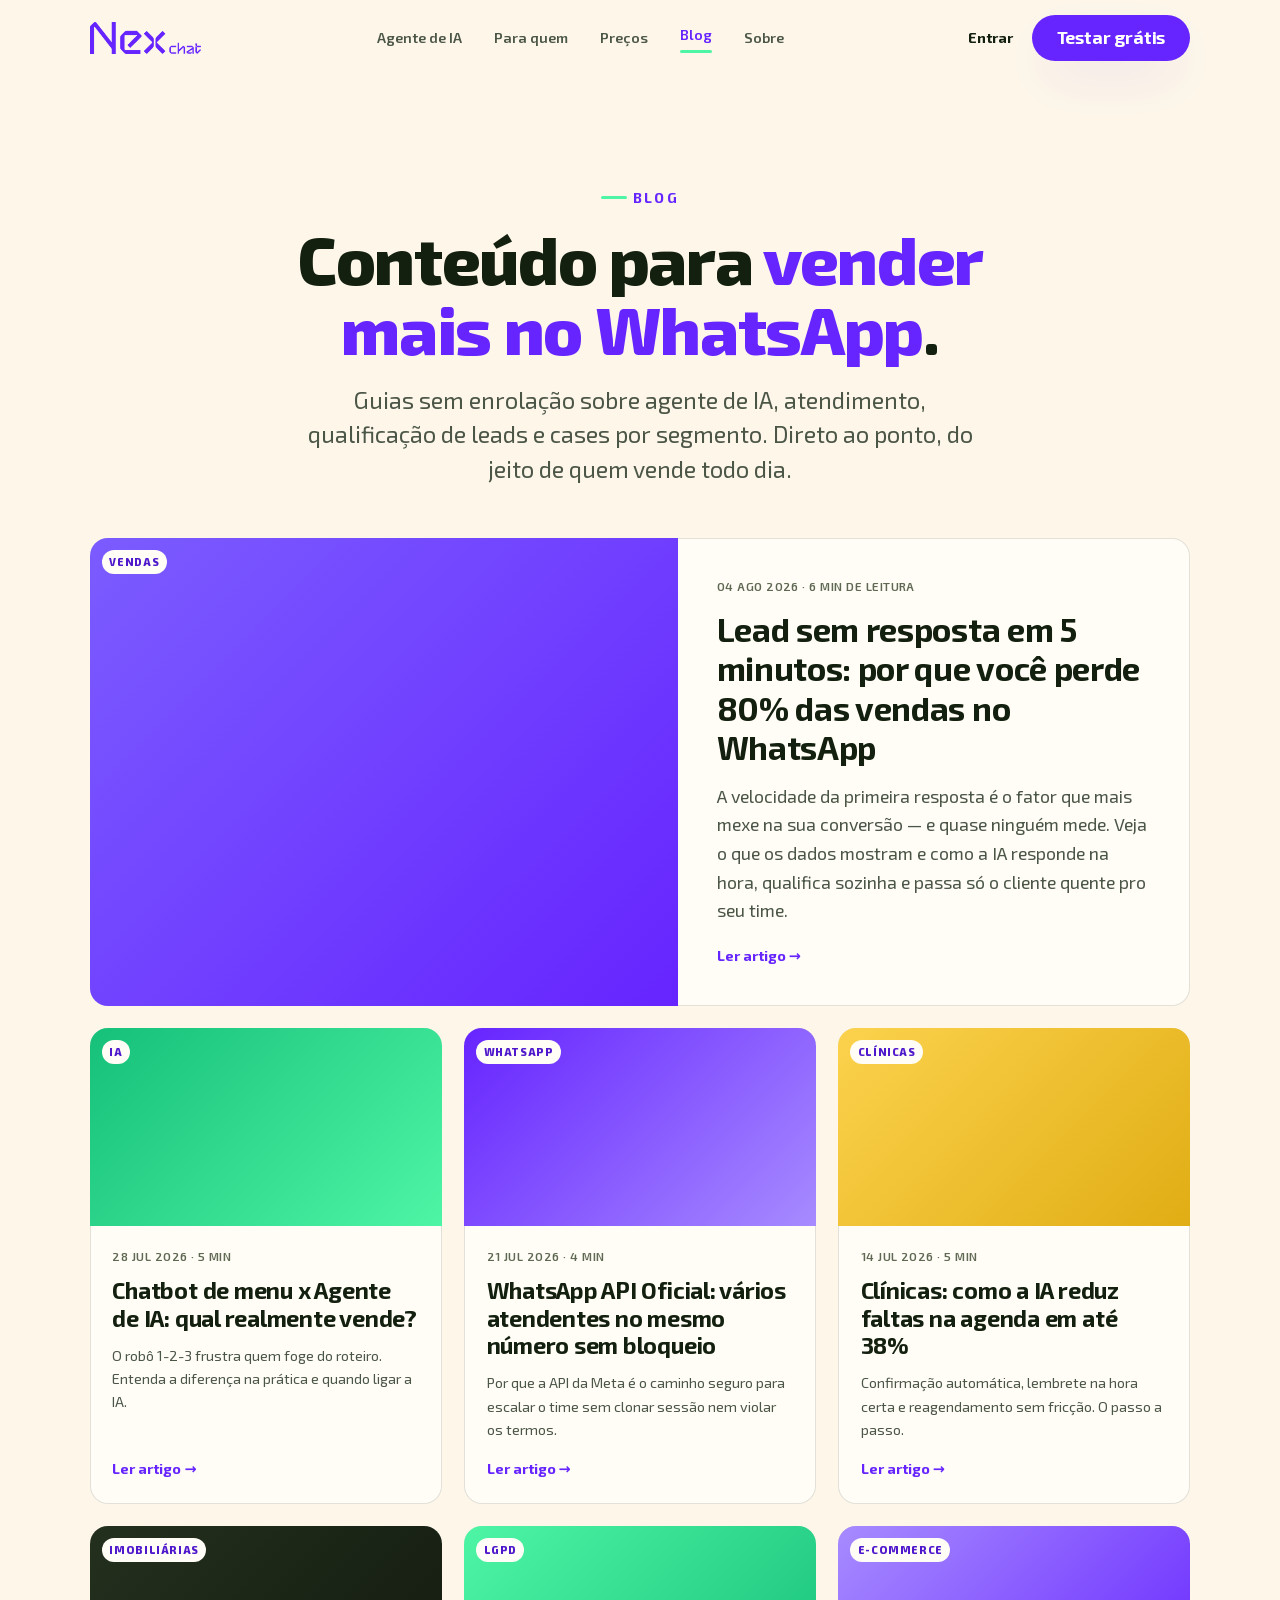
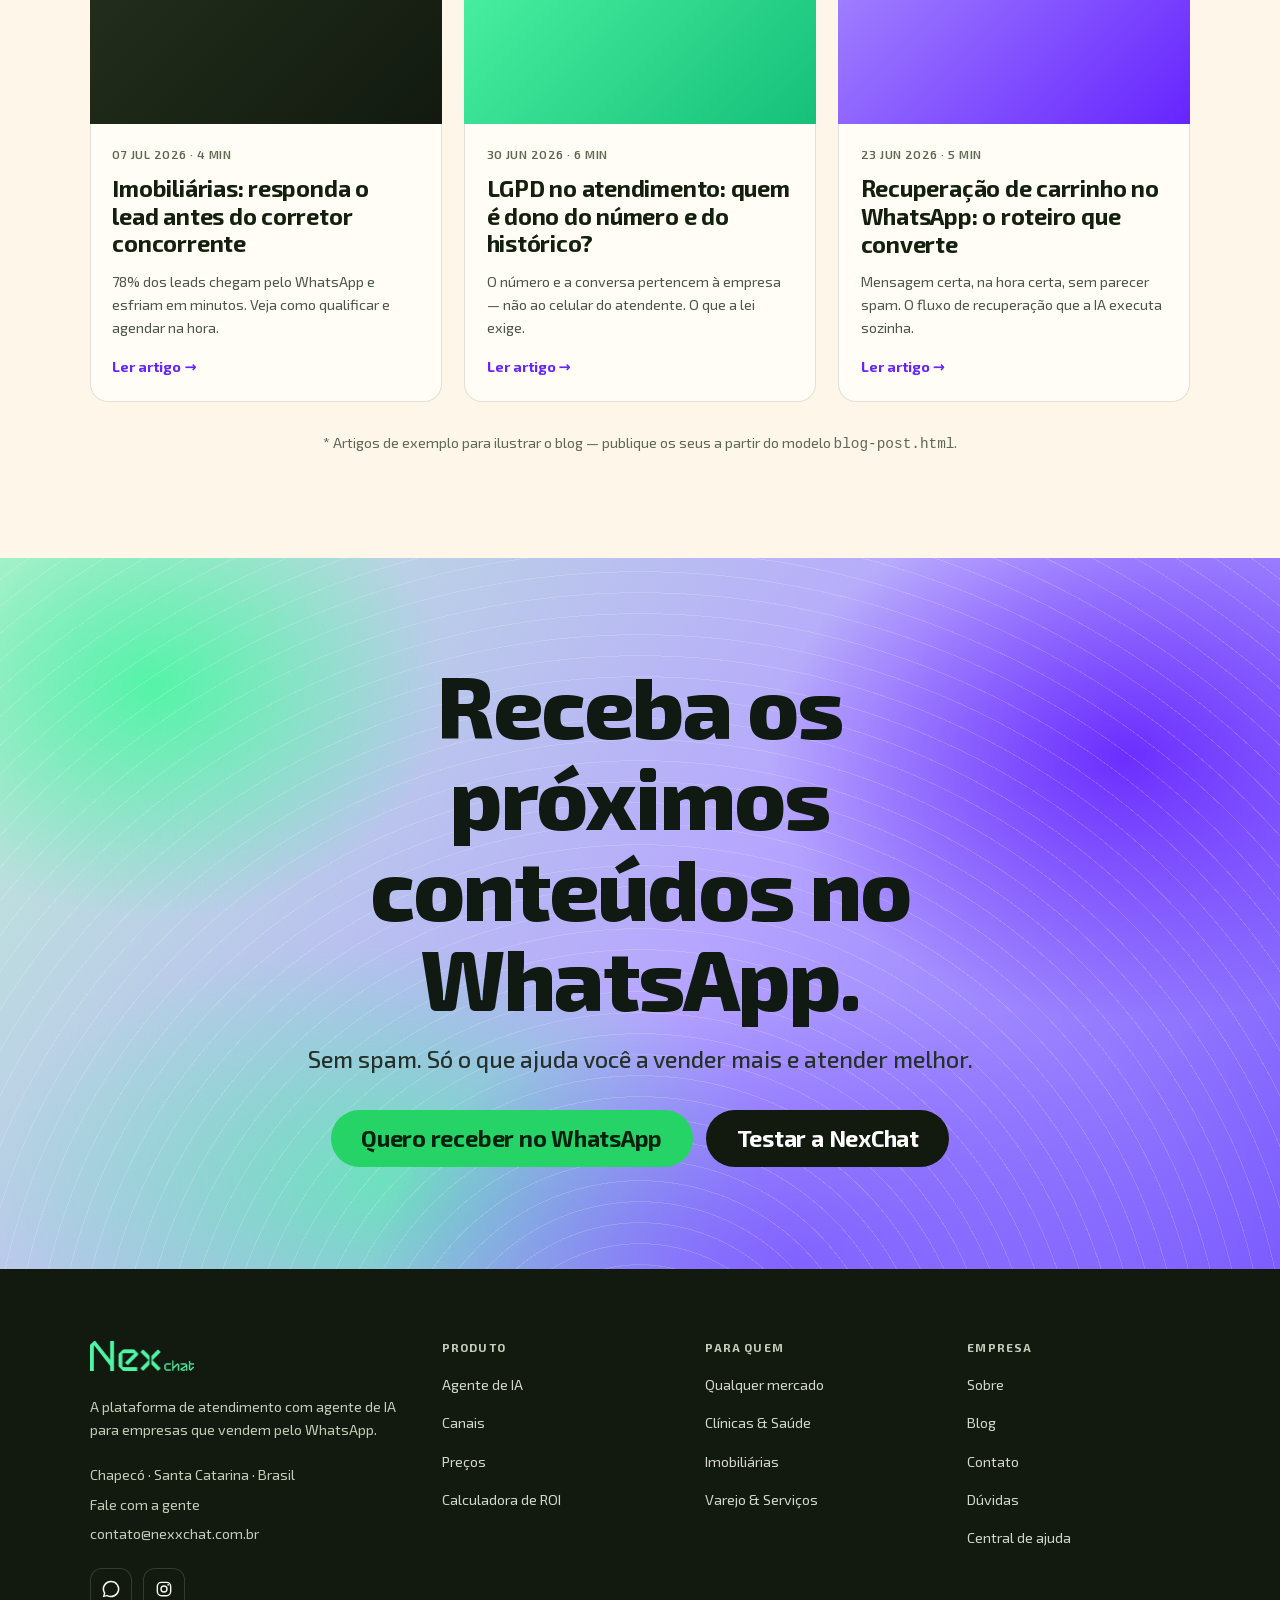
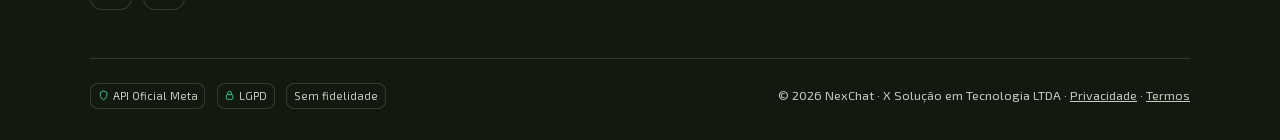
<file: blog.html>
<!DOCTYPE html>
<html lang="pt-BR">
<head>
<meta charset="UTF-8">
<meta name="viewport" content="width=device-width, initial-scale=1.0">
<title>Blog NexChat — IA, WhatsApp e atendimento que vende</title>
<meta name="description" content="Conteúdo prático para vender mais no WhatsApp e no Instagram com agente de IA: atendimento, qualificação de leads, LGPD e cases por segmento.">
<meta name="theme-color" content="#fdf6e9">
<meta property="og:title" content="Blog NexChat — IA, WhatsApp e atendimento que vende">
<meta property="og:description" content="Conteúdo prático para vender mais no WhatsApp com agente de IA.">
<link rel="preload" href="assets/fonts/exo2-latin.woff2" as="font" type="font/woff2" crossorigin>
<link rel="stylesheet" href="styles.css">
<link rel="icon" href="data:image/svg+xml,%3Csvg xmlns='http://www.w3.org/2000/svg' viewBox='0 0 32 32'%3E%3Crect width='32' height='32' rx='8' fill='%23fdf6e9'/%3E%3Cpath d='M7 7l6 9-6 9M25 7l-6 9 6 9' stroke='%236624ff' stroke-width='3.2' stroke-linecap='round' stroke-linejoin='round' fill='none'/%3E%3C/svg%3E">
</head>
<body data-page="blog">
<div id="nav-root"></div>
<main class="page-pad">

<!-- ===================== HERO ===================== -->
<section class="section">
  <div class="container">
    <div class="section-head center-head text-center" data-reveal>
      <span class="eyebrow" style="justify-content:center">Blog</span>
      <h1 class="h2">Conteúdo para <span class="mark">vender mais no WhatsApp</span>.</h1>
      <p class="lead">Guias sem enrolação sobre agente de IA, atendimento, qualificação de leads e cases por segmento. Direto ao ponto, do jeito de quem vende todo dia.</p>
    </div>

    <!-- POST EM DESTAQUE -->
    <article class="post post--feature" data-reveal>
      <a href="blog-post.html" class="post__media" style="--vt:linear-gradient(135deg,#7b5cff,#6624ff)" aria-label="Ler o artigo em destaque">
        <span class="post__cat">Vendas</span>
      </a>
      <div class="post__body">
        <div class="post__meta">04 ago 2026 · 6 min de leitura</div>
        <h2 class="post__title"><a href="blog-post.html">Lead sem resposta em 5 minutos: por que você perde 80% das vendas no WhatsApp</a></h2>
        <p class="post__excerpt">A velocidade da primeira resposta é o fator que mais mexe na sua conversão — e quase ninguém mede. Veja o que os dados mostram e como a IA responde na hora, qualifica sozinha e passa só o cliente quente pro seu time.</p>
        <a href="blog-post.html" class="post__more">Ler artigo →</a>
      </div>
    </article>

    <!-- GRID DE POSTS -->
    <div class="blog-grid">
      <article class="post" data-reveal>
        <a href="blog-post.html" class="post__media" style="--vt:linear-gradient(135deg,#16c079,#4ef5a5)" aria-label="Ler: Chatbot de menu x Agente de IA"><span class="post__cat">IA</span></a>
        <div class="post__body">
          <div class="post__meta">28 jul 2026 · 5 min</div>
          <h3 class="post__title"><a href="blog-post.html">Chatbot de menu x Agente de IA: qual realmente vende?</a></h3>
          <p class="post__excerpt">O robô 1-2-3 frustra quem foge do roteiro. Entenda a diferença na prática e quando ligar a IA.</p>
          <a href="blog-post.html" class="post__more">Ler artigo →</a>
        </div>
      </article>

      <article class="post" data-reveal data-reveal-delay="1">
        <a href="blog-post.html" class="post__media" style="--vt:linear-gradient(135deg,#6624ff,#a78bff)" aria-label="Ler: WhatsApp API Oficial sem bloqueio"><span class="post__cat">WhatsApp</span></a>
        <div class="post__body">
          <div class="post__meta">21 jul 2026 · 4 min</div>
          <h3 class="post__title"><a href="blog-post.html">WhatsApp API Oficial: vários atendentes no mesmo número sem bloqueio</a></h3>
          <p class="post__excerpt">Por que a API da Meta é o caminho seguro para escalar o time sem clonar sessão nem violar os termos.</p>
          <a href="blog-post.html" class="post__more">Ler artigo →</a>
        </div>
      </article>

      <article class="post" data-reveal data-reveal-delay="2">
        <a href="blog-post.html" class="post__media" style="--vt:linear-gradient(135deg,#fcd24d,#e0ad14)" aria-label="Ler: Clínicas — como a IA reduz faltas na agenda"><span class="post__cat">Clínicas</span></a>
        <div class="post__body">
          <div class="post__meta">14 jul 2026 · 5 min</div>
          <h3 class="post__title"><a href="blog-post.html">Clínicas: como a IA reduz faltas na agenda em até 38%</a></h3>
          <p class="post__excerpt">Confirmação automática, lembrete na hora certa e reagendamento sem fricção. O passo a passo.</p>
          <a href="blog-post.html" class="post__more">Ler artigo →</a>
        </div>
      </article>

      <article class="post" data-reveal>
        <a href="blog-post.html" class="post__media" style="--vt:linear-gradient(135deg,#24301e,#121a0f)" aria-label="Ler: Imobiliárias — responda o lead antes do concorrente"><span class="post__cat">Imobiliárias</span></a>
        <div class="post__body">
          <div class="post__meta">07 jul 2026 · 4 min</div>
          <h3 class="post__title"><a href="blog-post.html">Imobiliárias: responda o lead antes do corretor concorrente</a></h3>
          <p class="post__excerpt">78% dos leads chegam pelo WhatsApp e esfriam em minutos. Veja como qualificar e agendar na hora.</p>
          <a href="blog-post.html" class="post__more">Ler artigo →</a>
        </div>
      </article>

      <article class="post" data-reveal data-reveal-delay="1">
        <a href="blog-post.html" class="post__media" style="--vt:linear-gradient(135deg,#4ef5a5,#16c079)" aria-label="Ler: LGPD no atendimento — quem é dono do número e do histórico"><span class="post__cat">LGPD</span></a>
        <div class="post__body">
          <div class="post__meta">30 jun 2026 · 6 min</div>
          <h3 class="post__title"><a href="blog-post.html">LGPD no atendimento: quem é dono do número e do histórico?</a></h3>
          <p class="post__excerpt">O número e a conversa pertencem à empresa — não ao celular do atendente. O que a lei exige.</p>
          <a href="blog-post.html" class="post__more">Ler artigo →</a>
        </div>
      </article>

      <article class="post" data-reveal data-reveal-delay="2">
        <a href="blog-post.html" class="post__media" style="--vt:linear-gradient(135deg,#a78bff,#6624ff)" aria-label="Ler: Recuperação de carrinho no WhatsApp"><span class="post__cat">E-commerce</span></a>
        <div class="post__body">
          <div class="post__meta">23 jun 2026 · 5 min</div>
          <h3 class="post__title"><a href="blog-post.html">Recuperação de carrinho no WhatsApp: o roteiro que converte</a></h3>
          <p class="post__excerpt">Mensagem certa, na hora certa, sem parecer spam. O fluxo de recuperação que a IA executa sozinha.</p>
          <a href="blog-post.html" class="post__more">Ler artigo →</a>
        </div>
      </article>
    </div>

    <p class="muted text-center" style="margin-top:1.8rem;font-size:var(--step--1)">* Artigos de exemplo para ilustrar o blog — publique os seus a partir do modelo <code>blog-post.html</code>.</p>
  </div>
</section>

<!-- ===================== CTA / NEWSLETTER ===================== -->
<section class="section cta-final">
  <span class="waves" aria-hidden="true"></span>
  <div class="container cta-final__inner" data-reveal>
    <h2>Receba os próximos conteúdos no WhatsApp.</h2>
    <p>Sem spam. Só o que ajuda você a vender mais e atender melhor.</p>
    <div class="btn-row"><a href="https://wa.me/554933402091?text=Ol%C3%A1%21%20Quero%20receber%20os%20conte%C3%BAdos%20da%20NexChat%20no%20WhatsApp." class="btn btn--wa btn--lg" target="_blank" rel="noopener">Quero receber no WhatsApp</a><a href="precos.html" class="btn btn--dark btn--lg">Testar a NexChat</a></div>
  </div>
</section>

</main>

<div id="footer-root"></div>
<div class="sticky-cta" id="stickyCta"><a href="https://wa.me/554933402091?text=Ol%C3%A1%21%20Vim%20pelo%20site%20da%20NexChat%20e%20quero%20colocar%20a%20IA%20para%20vender%20no%20meu%20WhatsApp." class="btn btn--wa" target="_blank" rel="noopener">Falar no WhatsApp</a><a href="precos.html" class="btn btn--primary">Testar grátis</a></div>
<script src="script.js"></script>
</body>
</html>
</file>
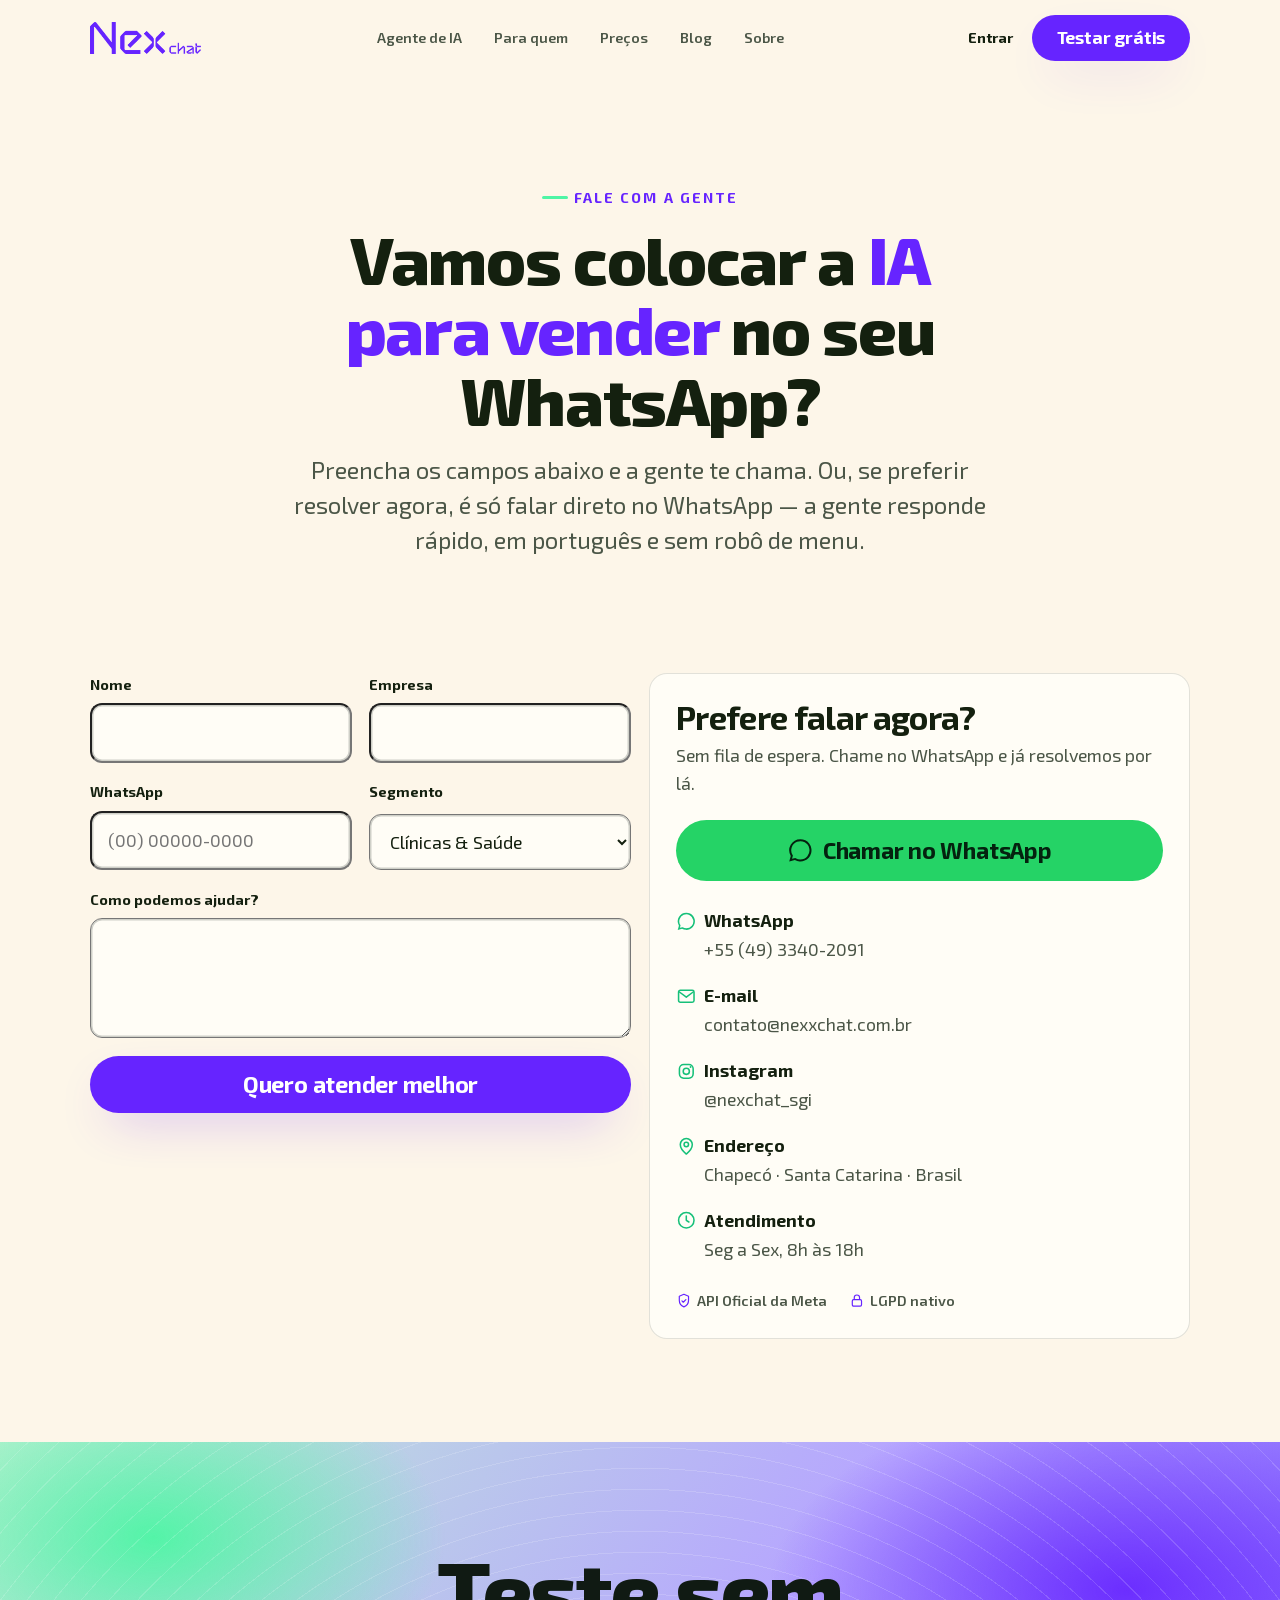
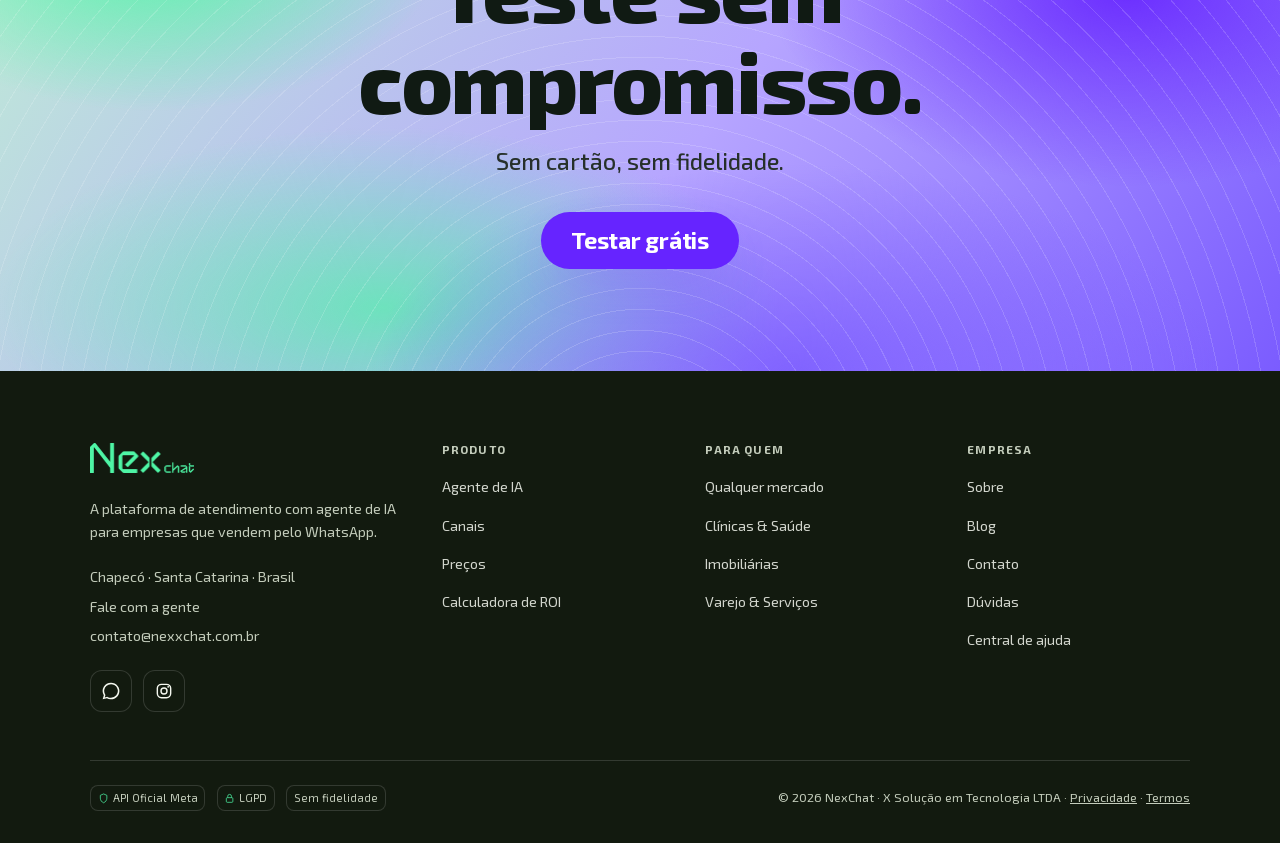
<file: contato.html>
<!DOCTYPE html>
<html lang="pt-BR">
<head>
<meta charset="UTF-8">
<meta name="viewport" content="width=device-width, initial-scale=1.0">
<title>Contato — fale com a NexChat</title>
<meta name="description" content="Fale com a NexChat e coloque a IA para vender no seu WhatsApp. Preencha o formulário e a gente te chama, ou fale agora no WhatsApp. Chapecó, SC. Teste grátis, sem cartão e sem fidelidade.">
<meta name="theme-color" content="#fdf6e9">
<link rel="preload" href="assets/fonts/exo2-latin.woff2" as="font" type="font/woff2" crossorigin>
<link rel="stylesheet" href="styles.css">
<link rel="icon" href="data:image/svg+xml,%3Csvg xmlns='http://www.w3.org/2000/svg' viewBox='0 0 32 32'%3E%3Crect width='32' height='32' rx='8' fill='%23fdf6e9'/%3E%3Cpath d='M7 7l6 9-6 9M25 7l-6 9 6 9' stroke='%236624ff' stroke-width='3.2' stroke-linecap='round' stroke-linejoin='round' fill='none'/%3E%3C/svg%3E">
</head>
<body data-page="contato">
<div id="nav-root"></div>
<main class="page-pad">

<!-- ===================== HERO CONTATO ===================== -->
<section class="section" style="padding-bottom:clamp(1.5rem,3vw,2.5rem)">
  <div class="container">
    <div class="section-head center-head text-center" data-reveal>
      <span class="eyebrow" style="justify-content:center">Fale com a gente</span>
      <h1 class="h2">Vamos colocar a <span class="mark">IA para vender</span> no seu WhatsApp?</h1>
      <p class="lead">Preencha os campos abaixo e a gente te chama. Ou, se preferir resolver agora, é só falar direto no WhatsApp — a gente responde rápido, em português e sem robô de menu.</p>
    </div>
  </div>
</section>

<!-- ===================== FORMULÁRIO + CONTATO ===================== -->
<section class="section" style="padding-top:clamp(1rem,2vw,2rem)">
  <div class="container">
    <div class="grid-2" style="align-items:start">

      <!-- ESQUERDA: formulário -->
      <div data-reveal>
        <form class="form" id="contatoForm" novalidate>
          <div class="form__row">
            <div class="field"><label for="c-nome">Nome</label><input id="c-nome" type="text" required></div>
            <div class="field"><label for="c-empresa">Empresa</label><input id="c-empresa" type="text"></div>
          </div>
          <div class="form__row">
            <div class="field"><label for="c-wpp">WhatsApp</label><input id="c-wpp" type="tel" placeholder="(00) 00000-0000" required></div>
            <div class="field"><label for="c-seg">Segmento</label><select id="c-seg"><option>Clínicas &amp; Saúde</option><option>Imobiliárias</option><option>Varejo &amp; Lojas</option><option>Indústria</option><option>Construtora</option><option>Concessionária</option><option>E-commerce</option><option>Outro</option></select></div>
          </div>
          <div class="field"><label for="c-msg">Como podemos ajudar?</label><textarea id="c-msg"></textarea></div>
          <button type="submit" class="btn btn--primary btn--lg">Quero atender melhor</button>
          <p id="c-ok" style="display:none;color:var(--mint-700);font-weight:700">✅ Abrimos o WhatsApp com os seus dados — é só enviar a mensagem que a gente já responde.</p>
        </form>
      </div>

      <!-- DIREITA: bloco de contato -->
      <div data-reveal data-reveal-delay="1">
        <div class="card">
          <h2 style="font-size:var(--step-2);margin-bottom:0.4rem">Prefere falar agora?</h2>
          <p style="color:var(--text-soft);margin-bottom:1.4rem">Sem fila de espera. Chame no WhatsApp e já resolvemos por lá.</p>
          <a class="btn btn--wa btn--lg btn--block" href="https://wa.me/554933402091?text=Ol%C3%A1%21%20Quero%20testar%20a%20NexChat%20e%20colocar%20a%20IA%20para%20vender%20no%20meu%20WhatsApp." target="_blank" rel="noopener" style="margin-bottom:1.6rem"><svg viewBox="0 0 24 24" fill="currentColor"><path d="M12 2a10 10 0 00-8.6 15.06L2 22l5.06-1.33A10 10 0 1012 2zm0 18.2a8.2 8.2 0 01-4.18-1.15l-.3-.18-3 .79.8-2.92-.2-.31A8.2 8.2 0 1112 20.2z"/></svg> Chamar no WhatsApp</a>

          <ul class="check-list" style="gap:1.1rem">
            <li>
              <svg viewBox="0 0 24 24" fill="currentColor"><path d="M12 2a10 10 0 00-8.6 15.06L2 22l5.06-1.33A10 10 0 1012 2zm0 18.2a8.2 8.2 0 01-4.18-1.15l-.3-.18-3 .79.8-2.92-.2-.31A8.2 8.2 0 1112 20.2z"/></svg>
              <span><b style="color:var(--text);font-weight:700">WhatsApp</b><br><a href="https://wa.me/554933402091?text=Ol%C3%A1%21%20Quero%20testar%20a%20NexChat%20e%20colocar%20a%20IA%20para%20vender%20no%20meu%20WhatsApp." target="_blank" rel="noopener" style="color:var(--text-soft)">+55 (49) 3340-2091</a></span>
            </li>
            <li>
              <svg viewBox="0 0 24 24" fill="none"><rect x="3" y="5" width="18" height="14" rx="2" stroke="currentColor" stroke-width="1.8"/><path d="M4 7l8 6 8-6" stroke="currentColor" stroke-width="1.8" stroke-linecap="round" stroke-linejoin="round"/></svg>
              <span><b style="color:var(--text);font-weight:700">E-mail</b><br><a href="mailto:contato@nexxchat.com.br" style="color:var(--text-soft)">contato@nexxchat.com.br</a></span>
            </li>
            <li>
              <svg viewBox="0 0 24 24" fill="none"><rect x="4" y="4" width="16" height="16" rx="5" stroke="currentColor" stroke-width="1.8"/><circle cx="12" cy="12" r="3.6" stroke="currentColor" stroke-width="1.8"/><circle cx="17" cy="7" r="1.1" fill="currentColor"/></svg>
              <span><b style="color:var(--text);font-weight:700">Instagram</b><br><a href="https://www.instagram.com/nexchat_sgi/" target="_blank" rel="noopener" style="color:var(--text-soft)">@nexchat_sgi</a></span>
            </li>
            <li>
              <svg viewBox="0 0 24 24" fill="none"><path d="M12 21s7-5.5 7-11a7 7 0 10-14 0c0 5.5 7 11 7 11z" stroke="currentColor" stroke-width="1.8" stroke-linejoin="round"/><circle cx="12" cy="10" r="2.6" stroke="currentColor" stroke-width="1.8"/></svg>
              <span><b style="color:var(--text);font-weight:700">Endereço</b><br><span style="color:var(--text-soft)">Chapecó · Santa Catarina · Brasil</span></span>
            </li>
            <li>
              <svg viewBox="0 0 24 24" fill="none"><circle cx="12" cy="12" r="9" stroke="currentColor" stroke-width="1.8"/><path d="M12 7v5l3 2" stroke="currentColor" stroke-width="1.8" stroke-linecap="round" stroke-linejoin="round"/></svg>
              <span><b style="color:var(--text);font-weight:700">Atendimento</b><br><span style="color:var(--text-soft)">Seg a Sex, 8h às 18h</span></span>
            </li>
          </ul>

          <div class="trust-row" style="margin-top:1.6rem">
            <span class="trust-pill"><svg viewBox="0 0 24 24" fill="none"><path d="M12 2l7 3v6c0 4.5-3 8.5-7 10-4-1.5-7-5.5-7-10V5l7-3z" stroke="currentColor" stroke-width="1.8" stroke-linejoin="round"/><path d="M9 12l2 2 4-4" stroke="currentColor" stroke-width="1.8" stroke-linecap="round" stroke-linejoin="round"/></svg> API Oficial da Meta</span>
            <span class="trust-pill"><svg viewBox="0 0 24 24" fill="none"><rect x="5" y="10" width="14" height="10" rx="2" stroke="currentColor" stroke-width="1.8"/><path d="M8 10V7a4 4 0 018 0v3" stroke="currentColor" stroke-width="1.8"/></svg> LGPD nativo</span>
          </div>
        </div>
      </div>

    </div>
  </div>
</section>

<!-- ===================== CTA FINAL ===================== -->
<section class="section cta-final">
  <span class="waves" aria-hidden="true"></span>
  <div class="container cta-final__inner" data-reveal>
    <h2>Teste sem compromisso.</h2>
    <p>Sem cartão, sem fidelidade.</p>
    <div class="btn-row"><a href="precos.html" class="btn btn--primary btn--lg">Testar grátis</a></div>
  </div>
</section>

<script>
document.getElementById('contatoForm').addEventListener('submit', function (e) {
  e.preventDefault();
  var v = function (id) { var el = document.getElementById(id); return el ? el.value.trim() : ''; };
  var nome = v('c-nome'), empresa = v('c-empresa'), wpp = v('c-wpp'), seg = v('c-seg'), msg = v('c-msg');
  var linhas = ['Olá! Vim pelo site da NexChat e quero atender melhor.'];
  if (nome) linhas.push('Nome: ' + nome);
  if (empresa) linhas.push('Empresa: ' + empresa);
  if (wpp) linhas.push('WhatsApp: ' + wpp);
  if (seg) linhas.push('Segmento: ' + seg);
  if (msg) linhas.push('Mensagem: ' + msg);
  var url = 'https://wa.me/554933402091?text=' + encodeURIComponent(linhas.join('\n'));
  window.open(url, '_blank', 'noopener');
  document.getElementById('c-ok').style.display = 'block';
  this.reset();
});
</script>
</main>
<div id="footer-root"></div>
<div class="sticky-cta" id="stickyCta"><a href="https://wa.me/554933402091?text=Ol%C3%A1%21%20Vim%20pelo%20site%20da%20NexChat%20e%20quero%20colocar%20a%20IA%20para%20vender%20no%20meu%20WhatsApp." class="btn btn--wa" target="_blank" rel="noopener">Falar no WhatsApp</a><a href="precos.html" class="btn btn--primary">Testar grátis</a></div>
<script src="script.js"></script>
</body>
</html>
</file>
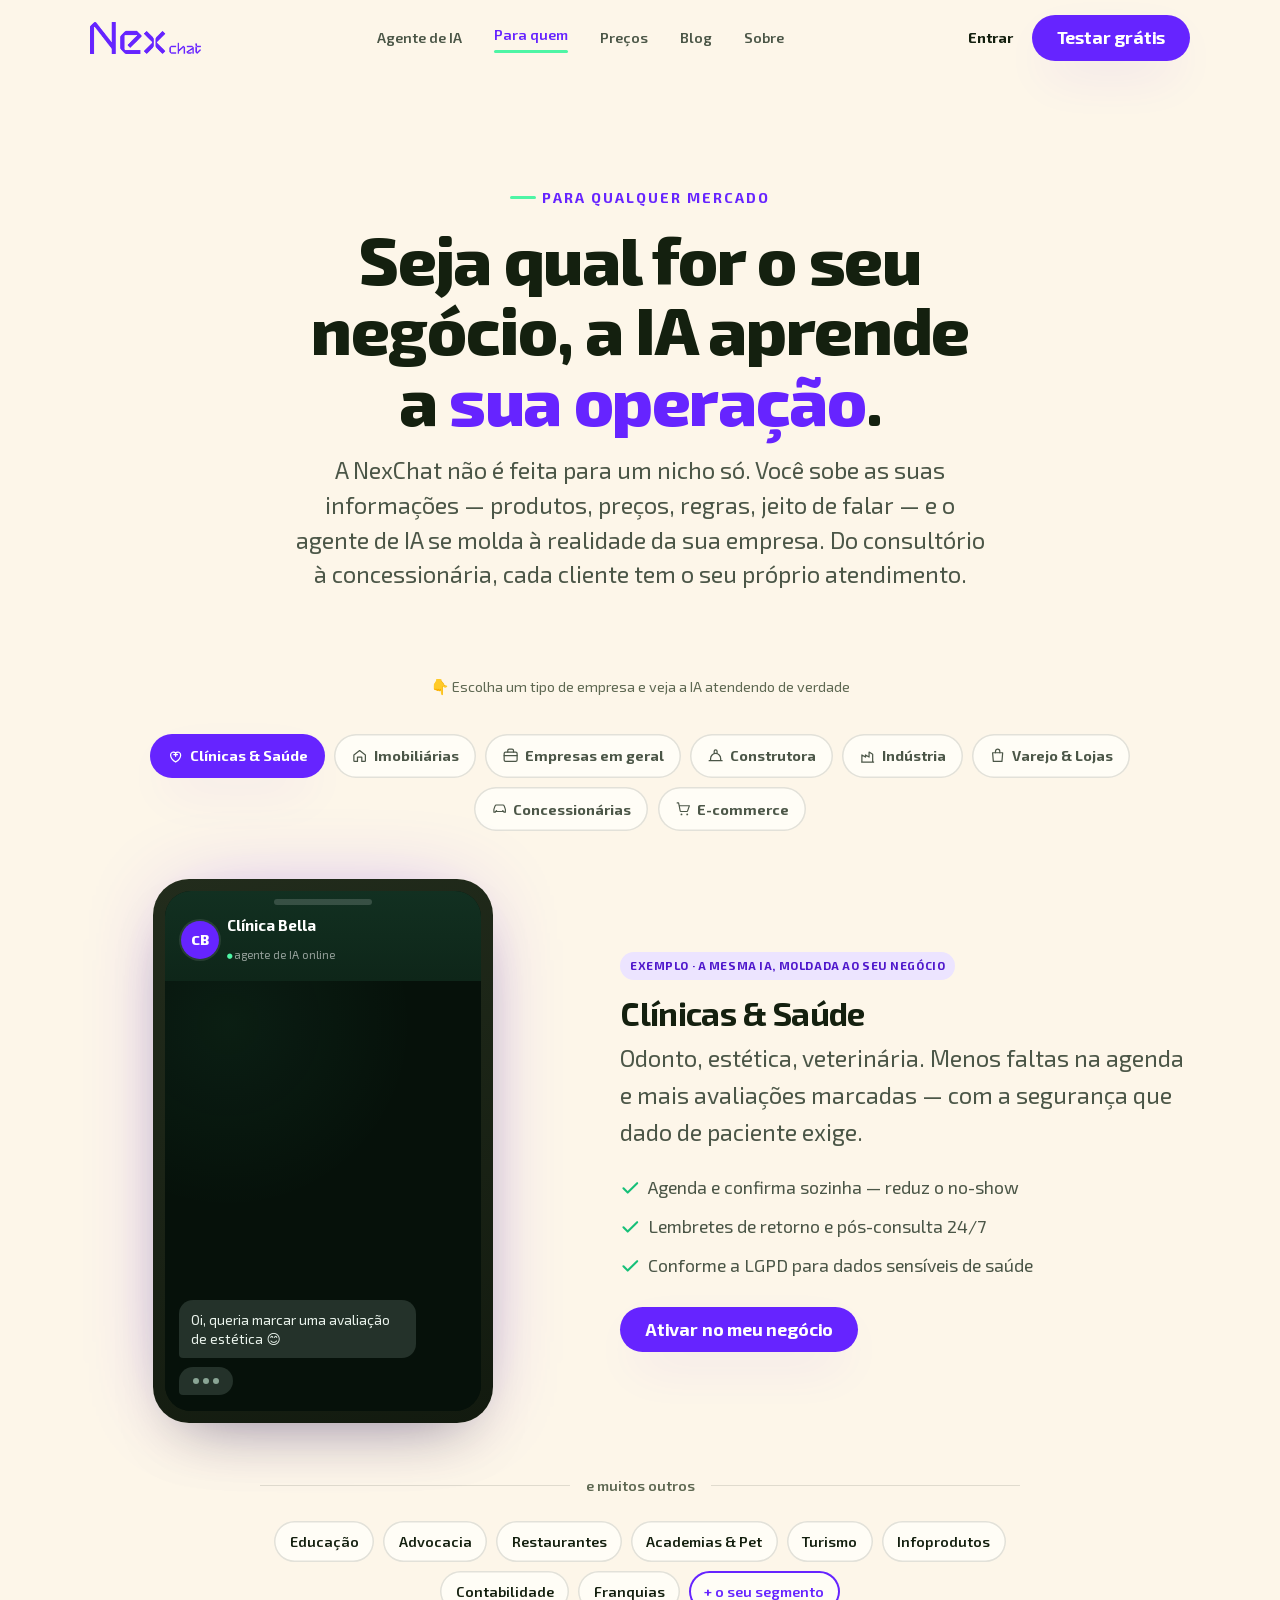
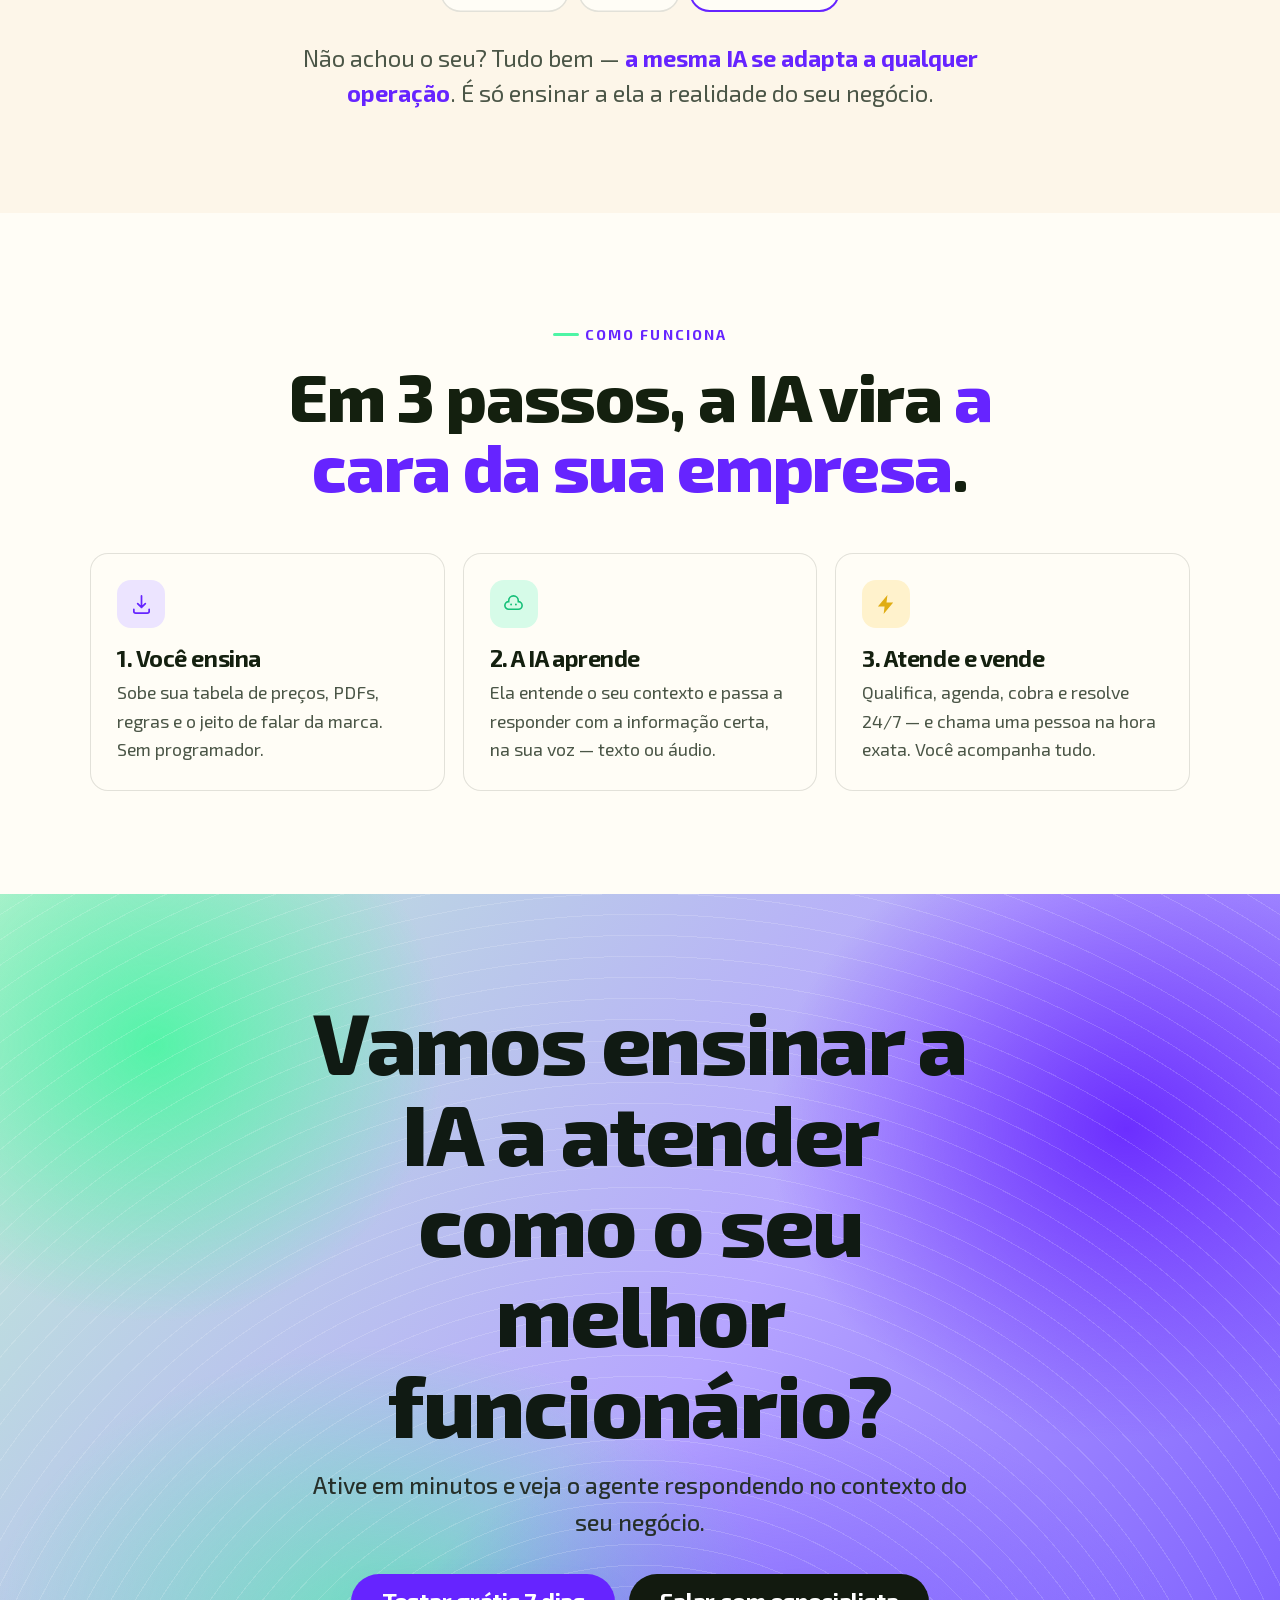
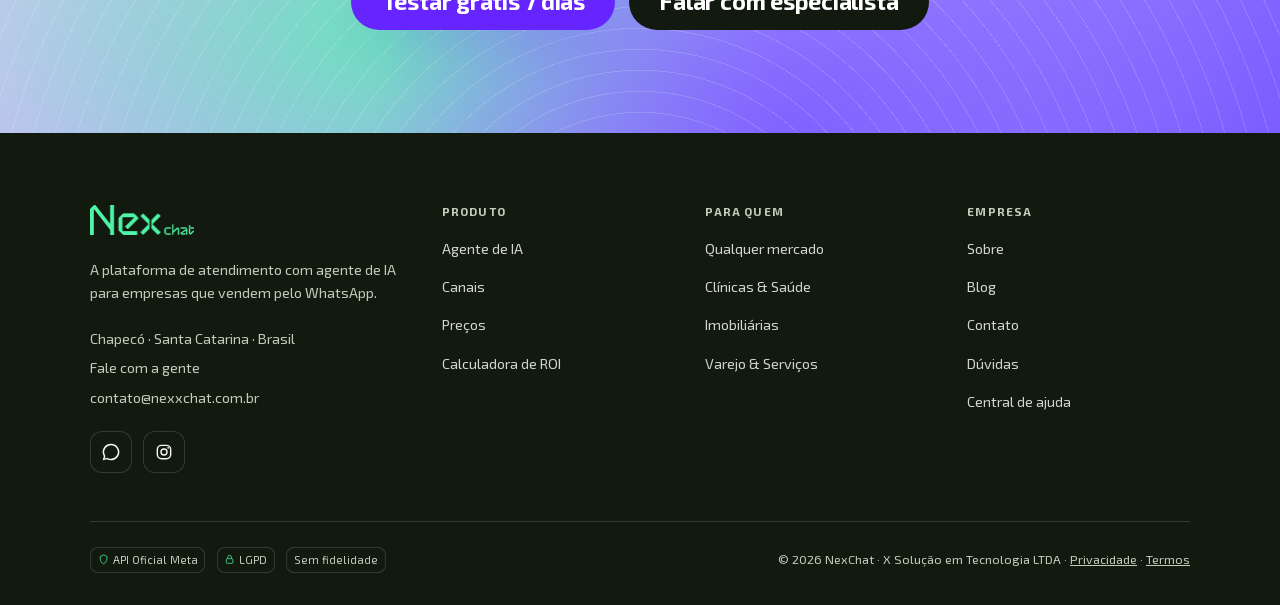
<file: para-quem.html>
<!DOCTYPE html>
<html lang="pt-BR">
<head>
<meta charset="UTF-8">
<meta name="viewport" content="width=device-width, initial-scale=1.0">
<title>Para quem é a NexChat — a IA que se molda a qualquer mercado</title>
<meta name="description" content="Clínicas, imobiliárias, indústria, varejo, construtora, e-commerce e muito mais. Veja o agente de IA da NexChat atendendo de verdade no contexto do seu negócio.">
<meta name="theme-color" content="#fdf6e9">
<link rel="preload" href="assets/fonts/exo2-latin.woff2" as="font" type="font/woff2" crossorigin>
<link rel="stylesheet" href="styles.css">
<link rel="icon" href="data:image/svg+xml,%3Csvg xmlns='http://www.w3.org/2000/svg' viewBox='0 0 32 32'%3E%3Crect width='32' height='32' rx='8' fill='%23fdf6e9'/%3E%3Cpath d='M7 7l6 9-6 9M25 7l-6 9 6 9' stroke='%236624ff' stroke-width='3.2' stroke-linecap='round' stroke-linejoin='round' fill='none'/%3E%3C/svg%3E">
</head>
<body data-page="para-quem">
<div id="nav-root"></div>

<main class="page-pad">

<!-- ===================== PAGE HERO ===================== -->
<section class="section" style="padding-bottom:0">
  <div class="container">
    <div class="section-head center-head text-center" data-reveal>
      <span class="eyebrow" style="justify-content:center">Para qualquer mercado</span>
      <h1 class="h2">Seja qual for o seu negócio, a IA aprende a <span class="mark">sua operação</span>.</h1>
      <p class="lead">A NexChat não é feita para um nicho só. Você sobe as suas informações — produtos, preços, regras, jeito de falar — e o agente de IA se molda à realidade da sua empresa. Do consultório à concessionária, cada cliente tem o seu próprio atendimento.</p>
    </div>
  </div>
</section>

<!-- ===================== DEMO INTERATIVA DE SEGMENTOS ===================== -->
<section class="section" style="padding-top:clamp(1.5rem,3vw,2.5rem)">
  <div class="container">
    <p class="text-center muted" data-reveal style="margin:-0.4rem auto 2rem;font-size:var(--step--1)">👇 Escolha um tipo de empresa e veja a IA atendendo de verdade</p>

    <div class="seg" data-reveal>
      <div class="seg__tabs" id="segTabs" role="tablist" aria-label="Escolha o tipo de empresa"></div>
      <div class="seg__stage">
        <div class="seg__phone">
          <div class="phone">
            <span class="phone__notch" aria-hidden="true"></span>
            <div class="phone__screen">
              <div class="chat__top">
                <span class="chat__avatar" id="segAvatar" aria-hidden="true"></span>
                <span class="chat__peer"><strong id="segName">—</strong><span>agente de IA online</span></span>
              </div>
              <div class="chat__body" id="segChat" role="img" aria-label="Demonstração da IA conversando"></div>
              <div class="chat__result" id="segResult" hidden>
                <svg viewBox="0 0 24 24" fill="none"><path d="M20 6L9 17l-5-5" stroke="currentColor" stroke-width="2.4" stroke-linecap="round" stroke-linejoin="round"/></svg>
                <span id="segResultText">Resolvido pela IA</span><span class="t" id="segResultTime">—</span>
              </div>
            </div>
          </div>
        </div>
        <div class="seg__info">
          <span class="pill" id="segTag">Exemplo · a mesma IA, moldada ao seu negócio</span>
          <h2 id="segTitle">—</h2>
          <p id="segDesc">—</p>
          <ul class="check-list" id="segList"></ul>
          <a href="precos.html" class="btn btn--primary">Ativar no meu negócio</a>
        </div>
      </div>
    </div>

    <div class="text-center" data-reveal style="max-width:760px;margin:3.2rem auto 0">
      <p class="divider-word" style="margin-bottom:1.5rem">e muitos outros</p>
      <div class="chan-list" style="justify-content:center">
        <span class="chan-chip">Educação</span><span class="chan-chip">Advocacia</span><span class="chan-chip">Restaurantes</span><span class="chan-chip">Academias &amp; Pet</span><span class="chan-chip">Turismo</span><span class="chan-chip">Infoprodutos</span><span class="chan-chip">Contabilidade</span><span class="chan-chip">Franquias</span><span class="chan-chip is-star">+ o seu segmento</span>
      </div>
      <p class="lead" style="margin-top:1.8rem">Não achou o seu? Tudo bem — <b class="mark">a mesma IA se adapta a qualquer operação</b>. É só ensinar a ela a realidade do seu negócio.</p>
    </div>
  </div>
</section>

<!-- ===================== COMO A IA APRENDE ===================== -->
<section class="section section--cream2">
  <div class="container">
    <div class="section-head center-head text-center" data-reveal>
      <span class="eyebrow" style="justify-content:center">Como funciona</span>
      <h2 class="h2">Em 3 passos, a IA vira <span class="mark">a cara da sua empresa</span>.</h2>
    </div>
    <div class="grid-3">
      <article class="card" data-reveal>
        <div class="card__ico"><svg viewBox="0 0 24 24" fill="none"><path d="M12 3v12m0 0l-4-4m4 4l4-4" stroke="currentColor" stroke-width="1.8" stroke-linecap="round" stroke-linejoin="round"/><path d="M4 17v2a2 2 0 002 2h12a2 2 0 002-2v-2" stroke="currentColor" stroke-width="1.8" stroke-linecap="round"/></svg></div>
        <h3>1. Você ensina</h3>
        <p>Sobe sua tabela de preços, PDFs, regras e o jeito de falar da marca. Sem programador.</p>
      </article>
      <article class="card card--mint" data-reveal data-reveal-delay="1">
        <div class="card__ico"><svg viewBox="0 0 24 24" fill="none"><path d="M12 3a5 5 0 015 5v1a4 4 0 010 8H7a4 4 0 010-8V8a5 5 0 015-5z" stroke="currentColor" stroke-width="1.7"/><circle cx="9.5" cy="12" r="1" fill="currentColor"/><circle cx="14.5" cy="12" r="1" fill="currentColor"/></svg></div>
        <h3>2. A IA aprende</h3>
        <p>Ela entende o seu contexto e passa a responder com a informação certa, na sua voz — texto ou áudio.</p>
      </article>
      <article class="card card--yellow" data-reveal data-reveal-delay="2">
        <div class="card__ico"><svg viewBox="0 0 24 24" fill="none"><path d="M13 2L3 14h7l-1 8 10-12h-7l1-8z" fill="currentColor"/></svg></div>
        <h3>3. Atende e vende</h3>
        <p>Qualifica, agenda, cobra e resolve 24/7 — e chama uma pessoa na hora exata. Você acompanha tudo.</p>
      </article>
    </div>
  </div>
</section>

<!-- ===================== CTA FINAL ===================== -->
<section class="section cta-final">
  <span class="waves" aria-hidden="true"></span>
  <div class="container cta-final__inner" data-reveal>
    <h2>Vamos ensinar a IA a atender como o seu melhor funcionário?</h2>
    <p>Ative em minutos e veja o agente respondendo no contexto do seu negócio.</p>
    <div class="btn-row"><a href="precos.html" class="btn btn--primary btn--lg">Testar grátis 7 dias</a><a href="contato.html" class="btn btn--dark btn--lg">Falar com especialista</a></div>
  </div>
</section>

</main>

<div id="footer-root"></div>
<div class="sticky-cta" id="stickyCta"><a href="https://wa.me/554933402091?text=Ol%C3%A1%21%20Vim%20pelo%20site%20da%20NexChat%20e%20quero%20colocar%20a%20IA%20para%20vender%20no%20meu%20WhatsApp." class="btn btn--wa" target="_blank" rel="noopener">Falar no WhatsApp</a><a href="precos.html" class="btn btn--primary">Testar grátis</a></div>
<script src="script.js"></script>
</body>
</html>
</file>
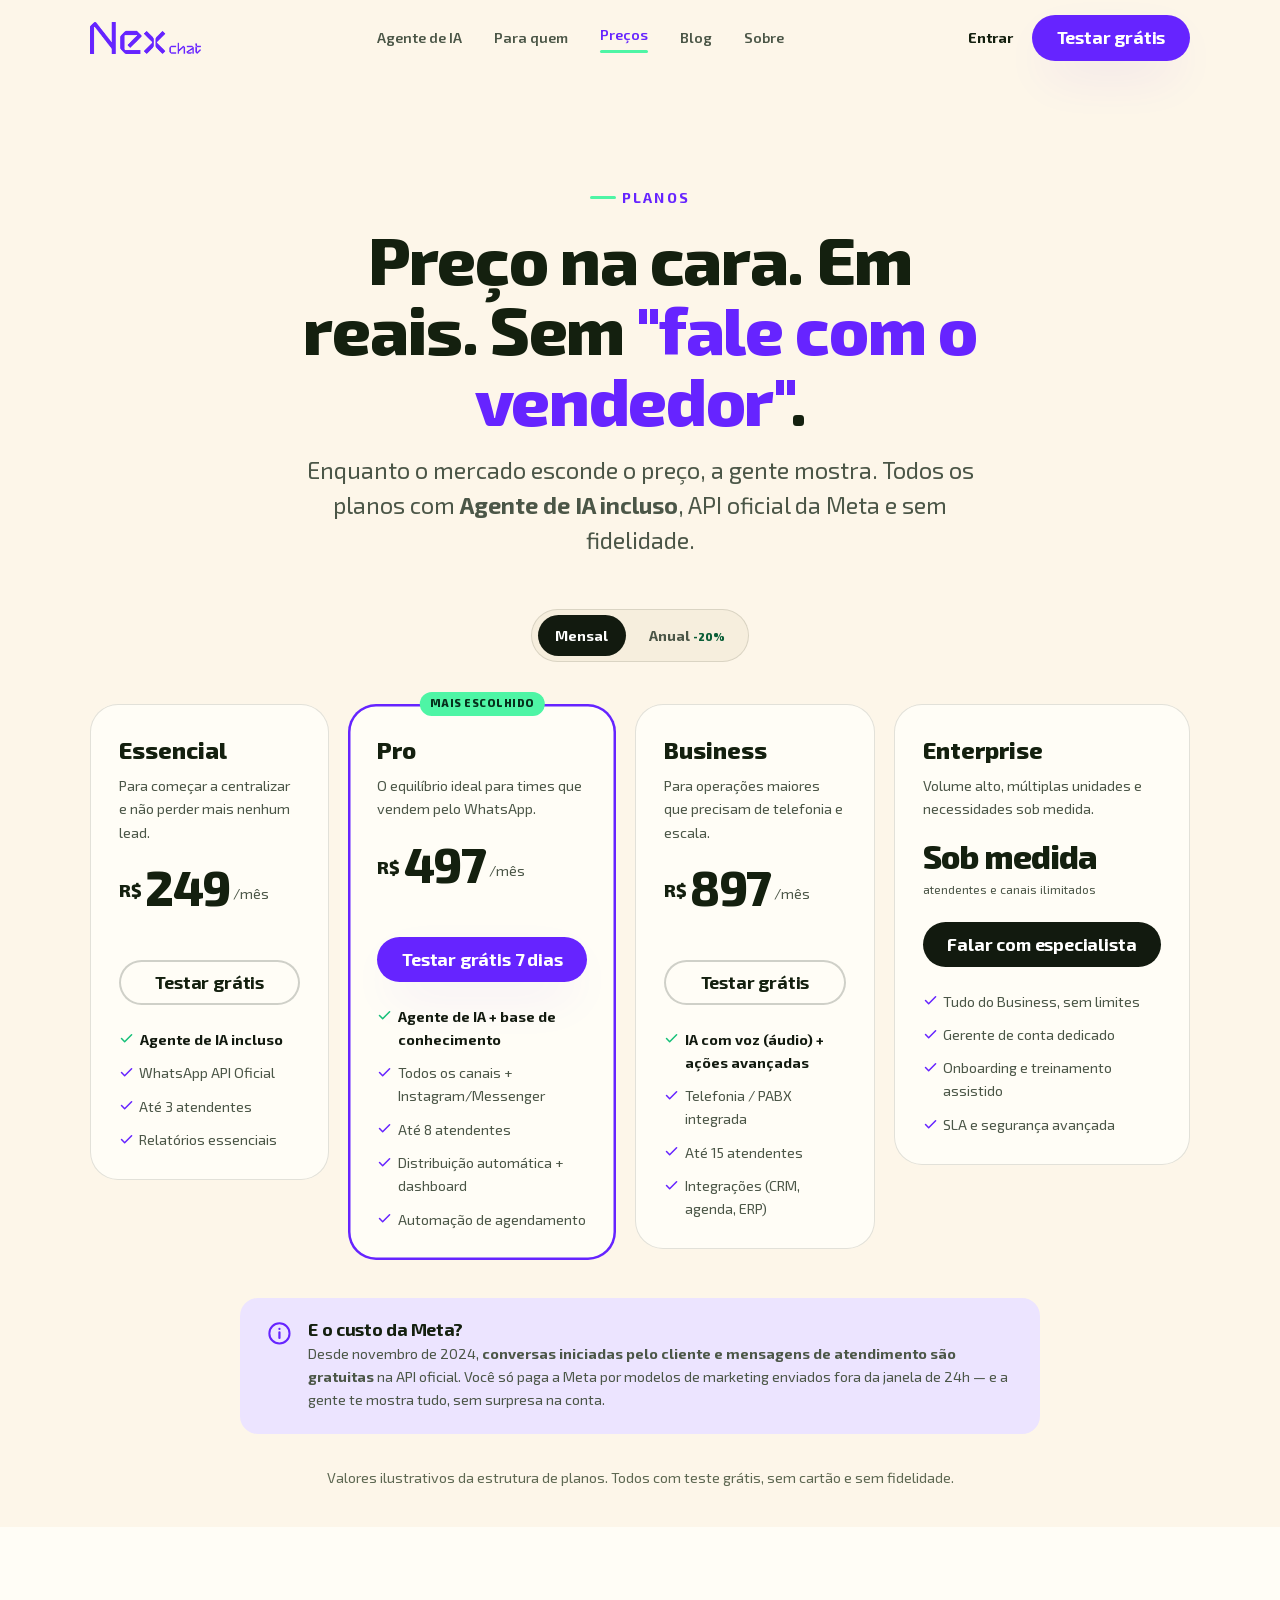
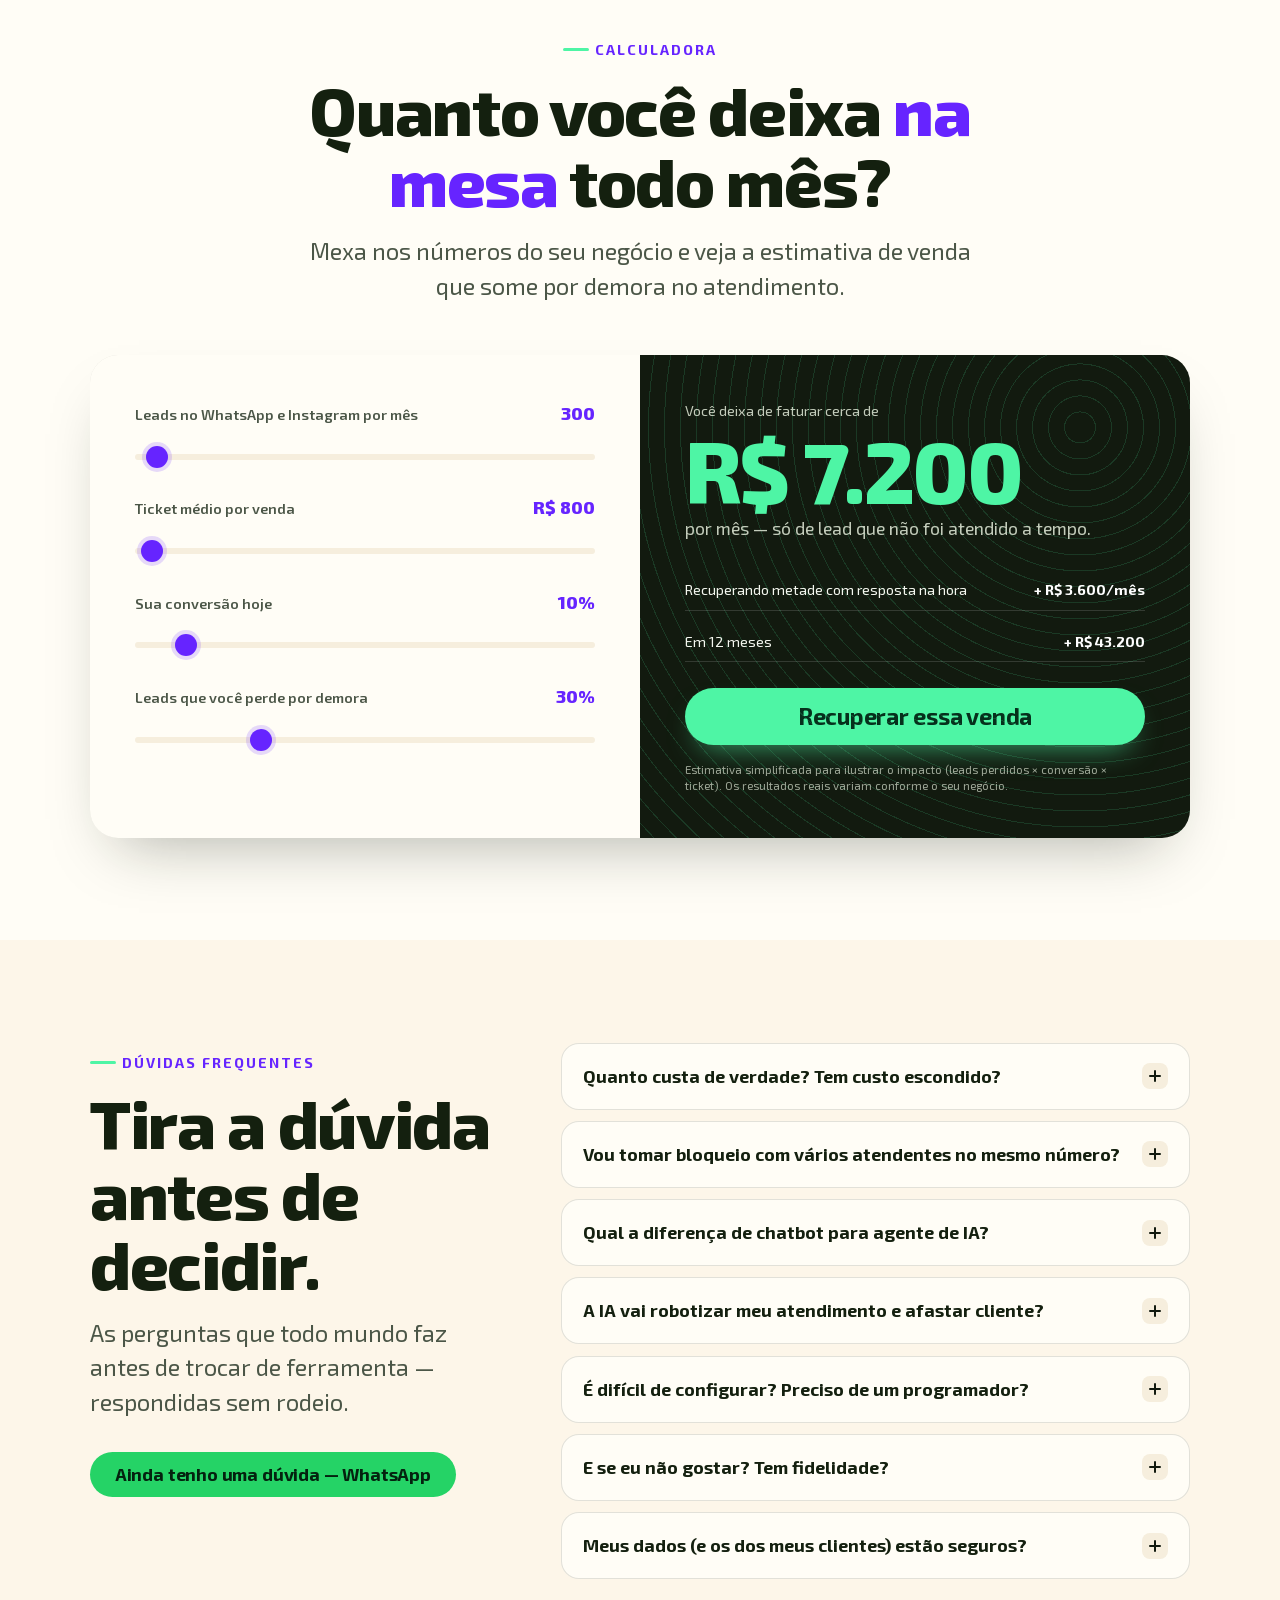
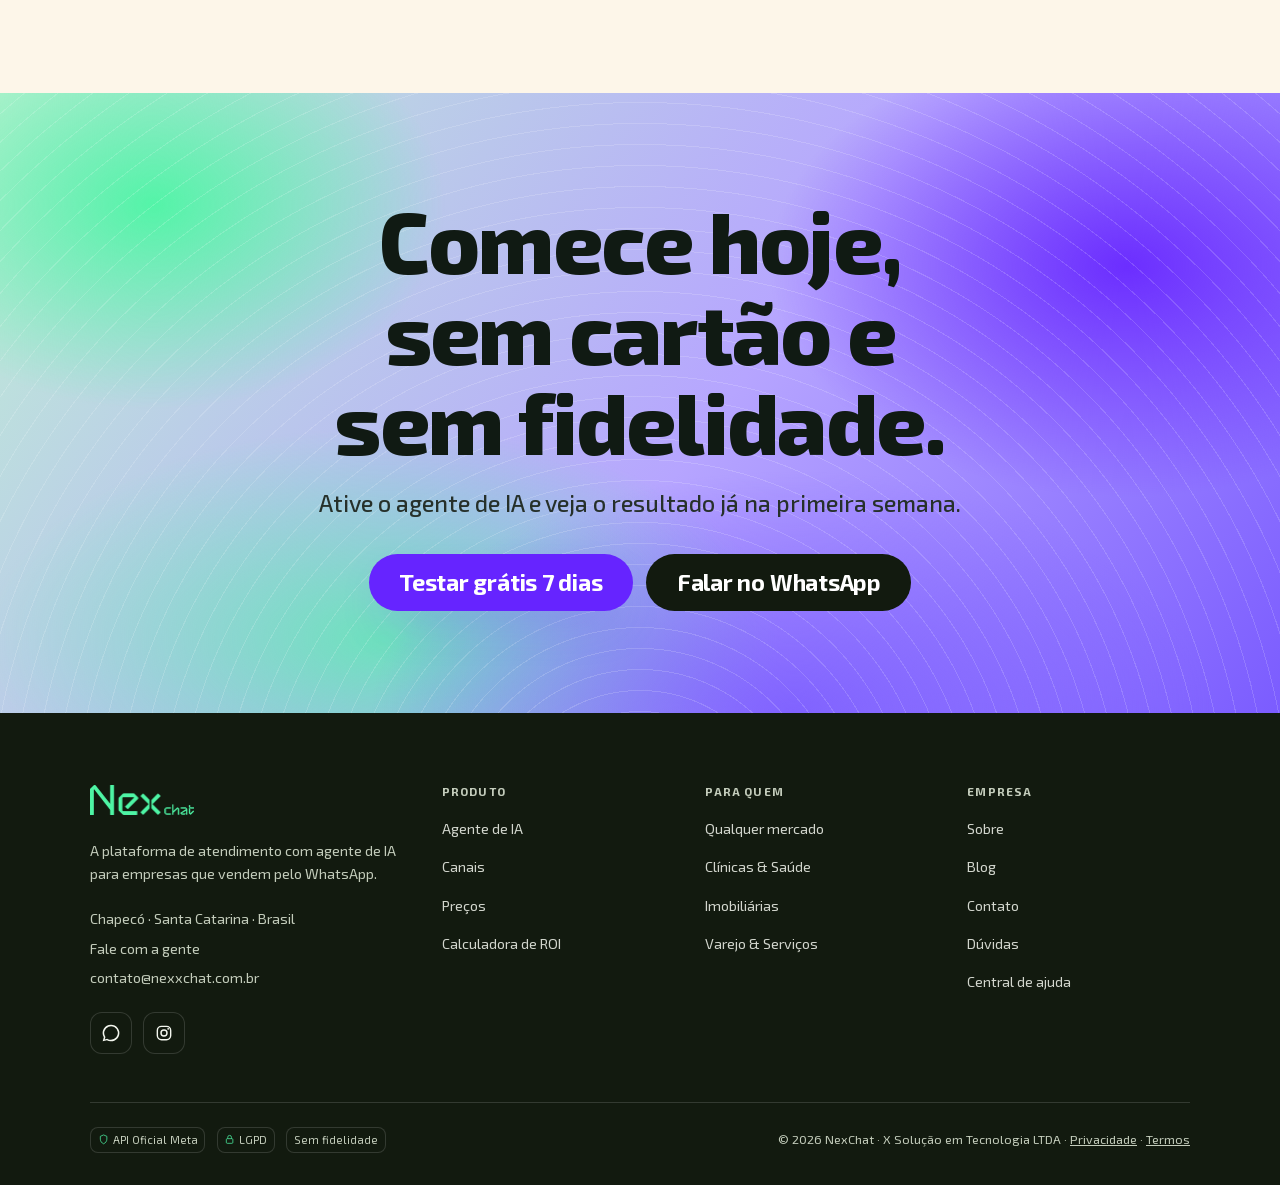
<file: precos.html>
<!DOCTYPE html>
<html lang="pt-BR">
<head>
<meta charset="UTF-8">
<meta name="viewport" content="width=device-width, initial-scale=1.0">
<title>Preços da NexChat — transparente, em reais, com IA inclusa</title>
<meta name="description" content="Preço na tela, em reais, sem 'fale com o vendedor'. Todos os planos com Agente de IA incluso, API oficial da Meta e sem fidelidade. Calcule seu ROI.">
<meta name="theme-color" content="#fdf6e9">
<link rel="preload" href="assets/fonts/exo2-latin.woff2" as="font" type="font/woff2" crossorigin>
<link rel="stylesheet" href="styles.css">
<link rel="icon" href="data:image/svg+xml,%3Csvg xmlns='http://www.w3.org/2000/svg' viewBox='0 0 32 32'%3E%3Crect width='32' height='32' rx='8' fill='%23fdf6e9'/%3E%3Cpath d='M7 7l6 9-6 9M25 7l-6 9 6 9' stroke='%236624ff' stroke-width='3.2' stroke-linecap='round' stroke-linejoin='round' fill='none'/%3E%3C/svg%3E">
</head>
<body data-page="precos">
<div id="nav-root"></div>

<main class="page-pad">

<!-- ===================== HERO PREÇOS ===================== -->
<section class="section" style="padding-bottom:clamp(1.5rem,3vw,2.5rem)">
  <div class="container">
    <div class="section-head center-head text-center" data-reveal>
      <span class="eyebrow" style="justify-content:center">Planos</span>
      <h1 class="h2">Preço na cara. Em reais. Sem <span class="mark">"fale com o vendedor"</span>.</h1>
      <p class="lead">Enquanto o mercado esconde o preço, a gente mostra. Todos os planos com <b>Agente de IA incluso</b>, API oficial da Meta e sem fidelidade.</p>
    </div>
    <div style="display:flex;justify-content:center">
      <div class="toggle" role="tablist" aria-label="Periodicidade">
        <button class="is-active" id="billMonthly" role="tab" aria-selected="true">Mensal</button>
        <button id="billYearly" role="tab" aria-selected="false">Anual <span class="save">-20%</span></button>
      </div>
    </div>
    <div class="plans">
      <div class="plan" data-reveal>
        <div class="plan__name">Essencial</div>
        <p class="plan__desc">Para começar a centralizar e não perder mais nenhum lead.</p>
        <div class="plan__price"><span class="cur">R$</span><span class="amt" data-m="249" data-y="199">249</span><span class="per">/mês</span></div>
        <div class="plan__meta" data-m="" data-y="cobrado anualmente">&nbsp;</div>
        <a href="contato.html" class="btn btn--ghost btn--block">Testar grátis</a>
        <ul class="plan__features">
          <li class="ai"><svg viewBox="0 0 24 24" fill="none"><path d="M20 6L9 17l-5-5" stroke="currentColor" stroke-width="2.4" stroke-linecap="round" stroke-linejoin="round"/></svg> Agente de IA incluso</li>
          <li><svg viewBox="0 0 24 24" fill="none"><path d="M20 6L9 17l-5-5" stroke="currentColor" stroke-width="2.4" stroke-linecap="round" stroke-linejoin="round"/></svg> WhatsApp API Oficial</li>
          <li><svg viewBox="0 0 24 24" fill="none"><path d="M20 6L9 17l-5-5" stroke="currentColor" stroke-width="2.4" stroke-linecap="round" stroke-linejoin="round"/></svg> Até 3 atendentes</li>
          <li><svg viewBox="0 0 24 24" fill="none"><path d="M20 6L9 17l-5-5" stroke="currentColor" stroke-width="2.4" stroke-linecap="round" stroke-linejoin="round"/></svg> Relatórios essenciais</li>
        </ul>
      </div>
      <div class="plan plan--featured" data-reveal data-reveal-delay="1">
        <span class="plan__flag">Mais escolhido</span>
        <div class="plan__name">Pro</div>
        <p class="plan__desc">O equilíbrio ideal para times que vendem pelo WhatsApp.</p>
        <div class="plan__price"><span class="cur">R$</span><span class="amt" data-m="497" data-y="397">497</span><span class="per">/mês</span></div>
        <div class="plan__meta" data-m="" data-y="cobrado anualmente">&nbsp;</div>
        <a href="contato.html" class="btn btn--primary btn--block">Testar grátis 7 dias</a>
        <ul class="plan__features">
          <li class="ai"><svg viewBox="0 0 24 24" fill="none"><path d="M20 6L9 17l-5-5" stroke="currentColor" stroke-width="2.4" stroke-linecap="round" stroke-linejoin="round"/></svg> Agente de IA + base de conhecimento</li>
          <li><svg viewBox="0 0 24 24" fill="none"><path d="M20 6L9 17l-5-5" stroke="currentColor" stroke-width="2.4" stroke-linecap="round" stroke-linejoin="round"/></svg> Todos os canais + Instagram/Messenger</li>
          <li><svg viewBox="0 0 24 24" fill="none"><path d="M20 6L9 17l-5-5" stroke="currentColor" stroke-width="2.4" stroke-linecap="round" stroke-linejoin="round"/></svg> Até 8 atendentes</li>
          <li><svg viewBox="0 0 24 24" fill="none"><path d="M20 6L9 17l-5-5" stroke="currentColor" stroke-width="2.4" stroke-linecap="round" stroke-linejoin="round"/></svg> Distribuição automática + dashboard</li>
          <li><svg viewBox="0 0 24 24" fill="none"><path d="M20 6L9 17l-5-5" stroke="currentColor" stroke-width="2.4" stroke-linecap="round" stroke-linejoin="round"/></svg> Automação de agendamento</li>
        </ul>
      </div>
      <div class="plan" data-reveal data-reveal-delay="2">
        <div class="plan__name">Business</div>
        <p class="plan__desc">Para operações maiores que precisam de telefonia e escala.</p>
        <div class="plan__price"><span class="cur">R$</span><span class="amt" data-m="897" data-y="717">897</span><span class="per">/mês</span></div>
        <div class="plan__meta" data-m="" data-y="cobrado anualmente">&nbsp;</div>
        <a href="contato.html" class="btn btn--ghost btn--block">Testar grátis</a>
        <ul class="plan__features">
          <li class="ai"><svg viewBox="0 0 24 24" fill="none"><path d="M20 6L9 17l-5-5" stroke="currentColor" stroke-width="2.4" stroke-linecap="round" stroke-linejoin="round"/></svg> IA com voz (áudio) + ações avançadas</li>
          <li><svg viewBox="0 0 24 24" fill="none"><path d="M20 6L9 17l-5-5" stroke="currentColor" stroke-width="2.4" stroke-linecap="round" stroke-linejoin="round"/></svg> Telefonia / PABX integrada</li>
          <li><svg viewBox="0 0 24 24" fill="none"><path d="M20 6L9 17l-5-5" stroke="currentColor" stroke-width="2.4" stroke-linecap="round" stroke-linejoin="round"/></svg> Até 15 atendentes</li>
          <li><svg viewBox="0 0 24 24" fill="none"><path d="M20 6L9 17l-5-5" stroke="currentColor" stroke-width="2.4" stroke-linecap="round" stroke-linejoin="round"/></svg> Integrações (CRM, agenda, ERP)</li>
        </ul>
      </div>
      <div class="plan" data-reveal data-reveal-delay="3">
        <div class="plan__name">Enterprise</div>
        <p class="plan__desc">Volume alto, múltiplas unidades e necessidades sob medida.</p>
        <div class="plan__price"><span class="amt" style="font-size:var(--step-2)">Sob medida</span></div>
        <div class="plan__meta">atendentes e canais ilimitados</div>
        <a href="contato.html" class="btn btn--dark btn--block">Falar com especialista</a>
        <ul class="plan__features">
          <li><svg viewBox="0 0 24 24" fill="none"><path d="M20 6L9 17l-5-5" stroke="currentColor" stroke-width="2.4" stroke-linecap="round" stroke-linejoin="round"/></svg> Tudo do Business, sem limites</li>
          <li><svg viewBox="0 0 24 24" fill="none"><path d="M20 6L9 17l-5-5" stroke="currentColor" stroke-width="2.4" stroke-linecap="round" stroke-linejoin="round"/></svg> Gerente de conta dedicado</li>
          <li><svg viewBox="0 0 24 24" fill="none"><path d="M20 6L9 17l-5-5" stroke="currentColor" stroke-width="2.4" stroke-linecap="round" stroke-linejoin="round"/></svg> Onboarding e treinamento assistido</li>
          <li><svg viewBox="0 0 24 24" fill="none"><path d="M20 6L9 17l-5-5" stroke="currentColor" stroke-width="2.4" stroke-linecap="round" stroke-linejoin="round"/></svg> SLA e segurança avançada</li>
        </ul>
      </div>
    </div>
    <div class="meta-cost" data-reveal>
      <svg viewBox="0 0 24 24" fill="none"><circle cx="12" cy="12" r="9" stroke="currentColor" stroke-width="1.8"/><path d="M12 11v5M12 8h.01" stroke="currentColor" stroke-width="2" stroke-linecap="round"/></svg>
      <div><h2>E o custo da Meta?</h2><p>Desde novembro de 2024, <b>conversas iniciadas pelo cliente e mensagens de atendimento são gratuitas</b> na API oficial. Você só paga a Meta por modelos de marketing enviados fora da janela de 24h — e a gente te mostra tudo, sem surpresa na conta.</p></div>
    </div>
    <p class="muted text-center" style="margin-top:2rem;font-size:var(--step--1)">Valores ilustrativos da estrutura de planos. Todos com teste grátis, sem cartão e sem fidelidade.</p>
  </div>
</section>

<!-- ===================== ROI ===================== -->
<section class="section section--cream2" id="roi">
  <div class="container">
    <div class="section-head center-head text-center" data-reveal>
      <span class="eyebrow" style="justify-content:center">Calculadora</span>
      <h2 class="h2">Quanto você deixa <span class="mark">na mesa</span> todo mês?</h2>
      <p class="lead">Mexa nos números do seu negócio e veja a estimativa de venda que some por demora no atendimento.</p>
    </div>
    <div class="roi__card" data-reveal>
      <div class="roi__inputs">
        <div class="roi__field"><label for="rLeads">Leads no WhatsApp e Instagram por mês <span class="val" id="vLeads">300</span></label><input type="range" id="rLeads" min="50" max="10000" step="10" value="300"></div>
        <div class="roi__field"><label for="rTicket">Ticket médio por venda <span class="val" id="vTicket">R$ 800</span></label><input type="range" id="rTicket" min="50" max="50000" step="50" value="800"></div>
        <div class="roi__field"><label for="rConv">Sua conversão hoje <span class="val" id="vConv">10%</span></label><input type="range" id="rConv" min="1" max="100" step="1" value="10"></div>
        <div class="roi__field"><label for="rLost">Leads que você perde por demora <span class="val" id="vLost">30%</span></label><input type="range" id="rLost" min="5" max="100" step="1" value="30"></div>
      </div>
      <div class="roi__result">
        <span class="waves" aria-hidden="true"></span>
        <span class="lbl">Você deixa de faturar cerca de</span>
        <div class="roi__big" id="roiBig">R$ 7.200</div>
        <p class="roi__sub">por mês — só de lead que não foi atendido a tempo.</p>
        <div class="roi__break">
          <div class="row"><span>Recuperando metade com resposta na hora</span><b id="roiRecover">+ R$ 3.600/mês</b></div>
          <div class="row"><span>Em 12 meses</span><b id="roiYear">+ R$ 43.200</b></div>
        </div>
        <a href="contato.html" class="btn btn--mint btn--lg btn--block">Recuperar essa venda</a>
        <p class="roi__disclaimer">Estimativa simplificada para ilustrar o impacto (leads perdidos × conversão × ticket). Os resultados reais variam conforme o seu negócio.</p>
      </div>
    </div>
  </div>
</section>

<!-- ===================== FAQ ===================== -->
<section class="section" id="faq">
  <div class="container faq__inner">
    <div class="faq__aside">
      <span class="eyebrow">Dúvidas frequentes</span>
      <h2 class="h2" style="margin-top:0.9rem">Tira a dúvida antes de decidir.</h2>
      <p class="lead" style="margin-top:1rem">As perguntas que todo mundo faz antes de trocar de ferramenta — respondidas sem rodeio.</p>
      <a href="https://wa.me/554933402091?text=Ol%C3%A1%21%20Estou%20vendo%20os%20planos%20da%20NexChat%20e%20tenho%20uma%20d%C3%BAvida." class="btn btn--wa mt-2" target="_blank" rel="noopener">Ainda tenho uma dúvida — WhatsApp</a>
    </div>
    <div class="faq__list">
      <div class="qa"><button class="qa__q">Quanto custa de verdade? Tem custo escondido? <span class="qa__ico" aria-hidden="true"></span></button><div class="qa__a"><div>O preço do plano está na tela, em reais. Não tem taxa de setup escondida. O único custo à parte é o da Meta — e, desde nov/2024, <b>conversas iniciadas pelo cliente e mensagens de suporte são gratuitas</b>. Você só paga a Meta por templates de marketing fora da janela de 24h.</div></div></div>
      <div class="qa"><button class="qa__q">Vou tomar bloqueio com vários atendentes no mesmo número? <span class="qa__ico" aria-hidden="true"></span></button><div class="qa__a"><div>Não. A NexChat opera na <b>API Oficial da Meta</b>, feita justamente para vários atendentes no mesmo número, sem clonar sessão nem violar os termos. É o caminho seguro.</div></div></div>
      <div class="qa"><button class="qa__q">Qual a diferença de chatbot para agente de IA? <span class="qa__ico" aria-hidden="true"></span></button><div class="qa__a"><div>Chatbot de menu segue um script fixo e frustra quem foge do roteiro. O <b>agente de IA entende linguagem natural</b>, responde com a informação da sua empresa e executa ações (agenda, envia boleto). E você pode começar com um fluxo simples e ligar a IA quando quiser.</div></div></div>
      <div class="qa"><button class="qa__q">A IA vai robotizar meu atendimento e afastar cliente? <span class="qa__ico" aria-hidden="true"></span></button><div class="qa__a"><div>Ao contrário. 73% dos brasileiros não se importam de falar com IA <b>desde que o problema seja resolvido</b>. A nossa IA resolve o simples na hora e <b>chama uma pessoa</b> quando o assunto pede — com todo o histórico.</div></div></div>
      <div class="qa"><button class="qa__q">É difícil de configurar? Preciso de um programador? <span class="qa__ico" aria-hidden="true"></span></button><div class="qa__a"><div>Não. Você ativa em minutos, sem desenvolvedor, com <b>onboarding assistido</b>. Sobe seus materiais e a IA já começa a responder com a cara da sua empresa.</div></div></div>
      <div class="qa"><button class="qa__q">E se eu não gostar? Tem fidelidade? <span class="qa__ico" aria-hidden="true"></span></button><div class="qa__a"><div><b>Sem contrato de fidelidade e sem multa.</b> Você testa grátis, e se decidir sair, sai. Suporte humano, em português, que responde em horas.</div></div></div>
      <div class="qa"><button class="qa__q">Meus dados (e os dos meus clientes) estão seguros? <span class="qa__ico" aria-hidden="true"></span></button><div class="qa__a"><div>Sim. Operamos em conformidade com a <b>LGPD</b>, com o número e o histórico pertencendo à <b>sua empresa</b> — não ao celular do atendente.</div></div></div>
    </div>
  </div>
</section>

<!-- ===================== CTA FINAL ===================== -->
<section class="section cta-final">
  <span class="waves" aria-hidden="true"></span>
  <div class="container cta-final__inner" data-reveal>
    <h2>Comece hoje, sem cartão e sem fidelidade.</h2>
    <p>Ative o agente de IA e veja o resultado já na primeira semana.</p>
    <div class="btn-row"><a href="contato.html" class="btn btn--primary btn--lg">Testar grátis 7 dias</a><a href="https://wa.me/554933402091?text=Ol%C3%A1%21%20Vim%20pelo%20site%20da%20NexChat%20e%20quero%20colocar%20a%20IA%20para%20vender%20no%20meu%20WhatsApp." class="btn btn--dark btn--lg" target="_blank" rel="noopener">Falar no WhatsApp</a></div>
  </div>
</section>

</main>

<div id="footer-root"></div>
<div class="sticky-cta" id="stickyCta"><a href="https://wa.me/554933402091?text=Ol%C3%A1%21%20Vim%20pelo%20site%20da%20NexChat%20e%20quero%20colocar%20a%20IA%20para%20vender%20no%20meu%20WhatsApp." class="btn btn--wa" target="_blank" rel="noopener">Falar no WhatsApp</a><a href="contato.html" class="btn btn--primary">Testar grátis</a></div>
<script src="script.js"></script>
</body>
</html>
</file>
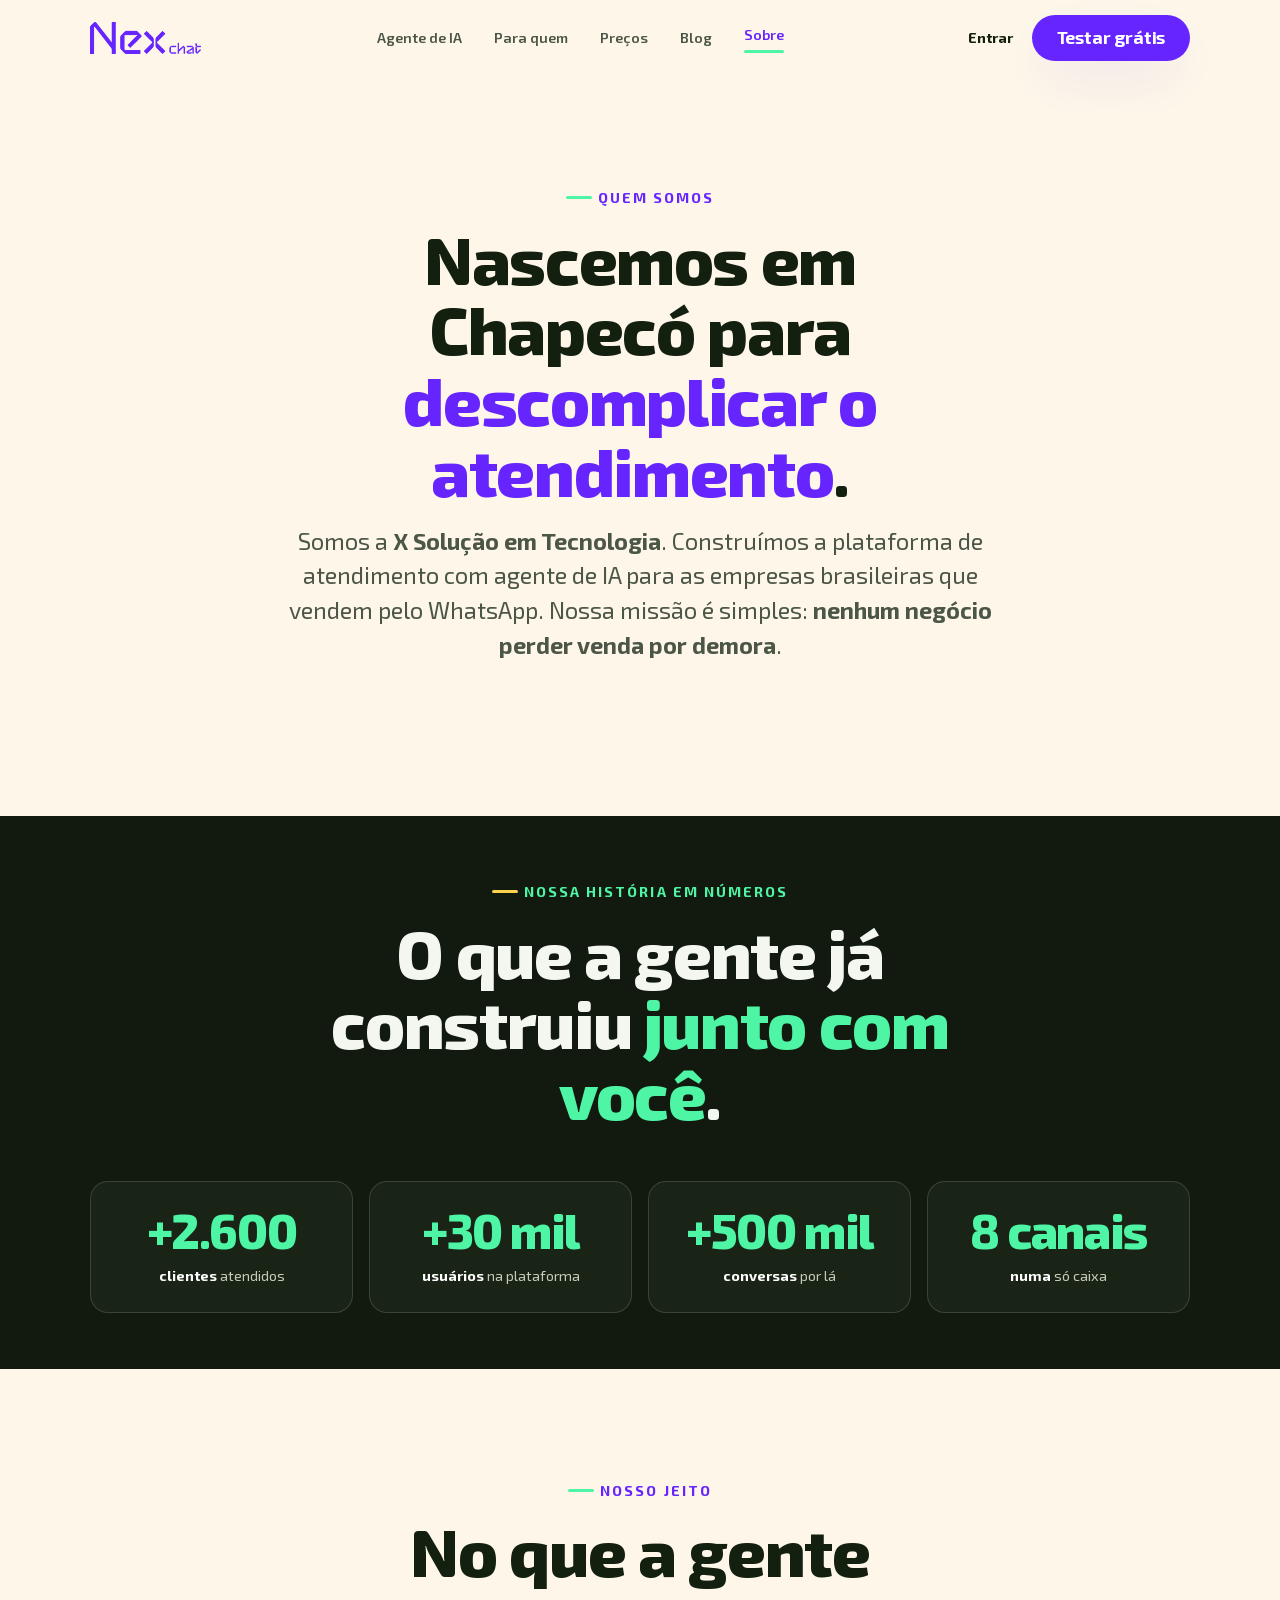
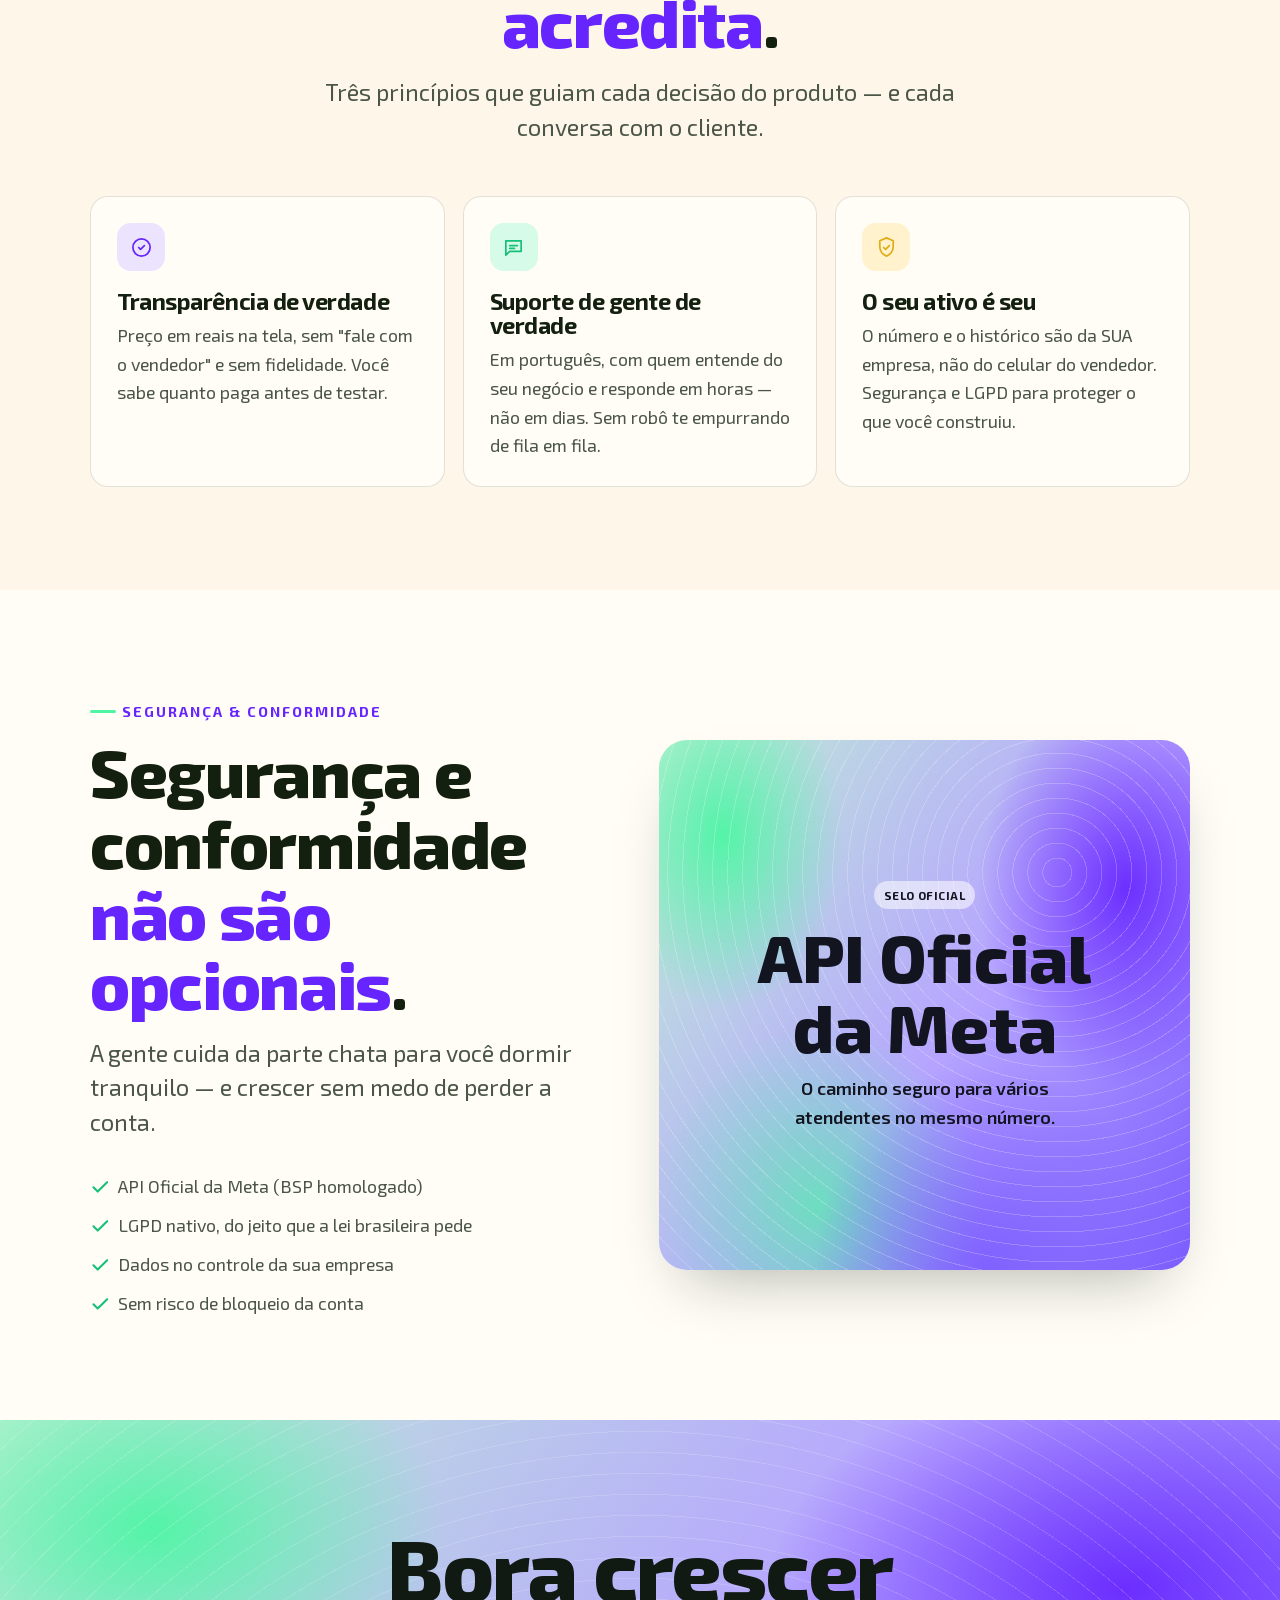
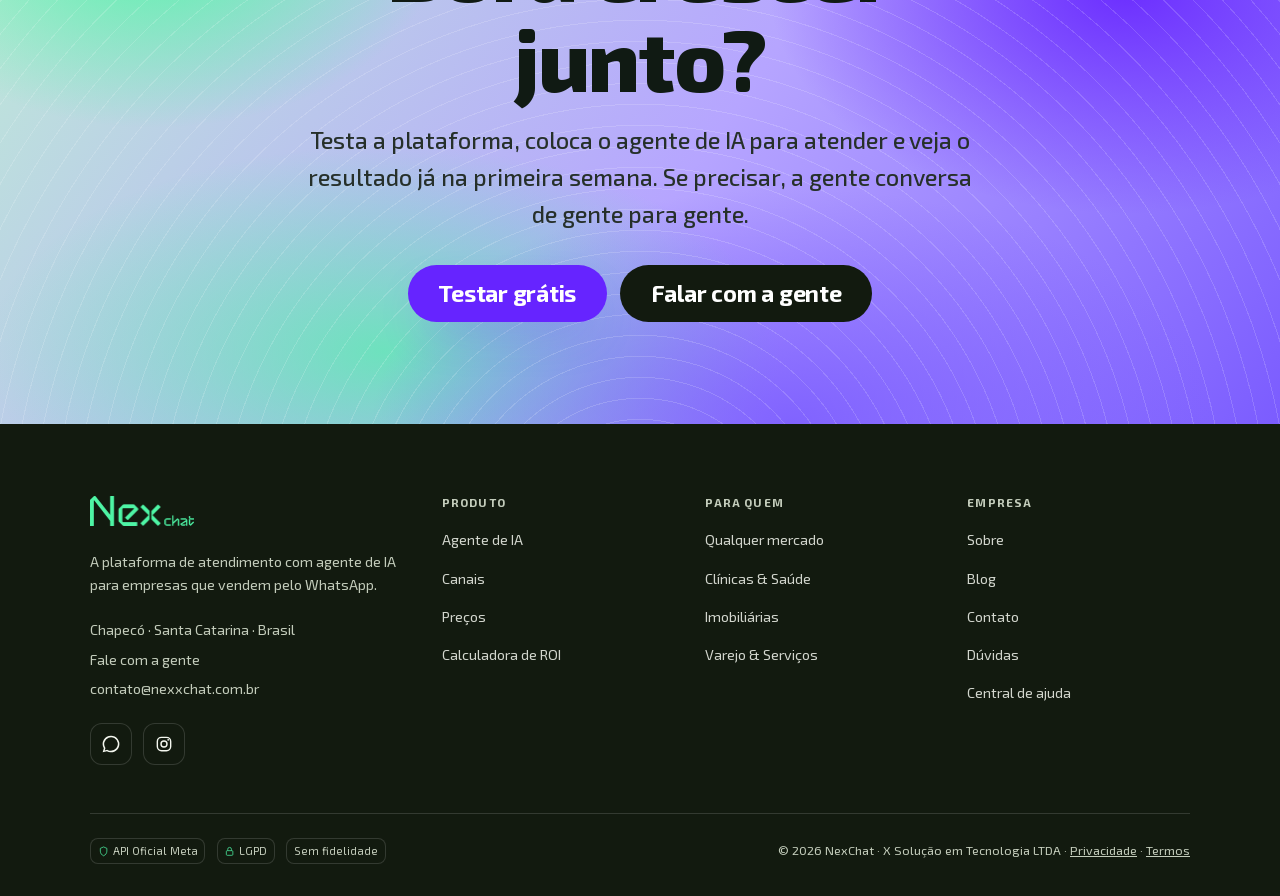
<file: sobre.html>
<!DOCTYPE html>
<html lang="pt-BR">
<head>
<meta charset="UTF-8">
<meta name="viewport" content="width=device-width, initial-scale=1.0">
<title>Sobre a NexChat — tecnologia de atendimento feita em Chapecó/SC</title>
<meta name="description" content="Somos a X Solução em Tecnologia, de Chapecó/SC. Construímos a plataforma de atendimento com agente de IA para empresas brasileiras que vendem pelo WhatsApp.">
<meta name="theme-color" content="#fdf6e9">
<link rel="preload" href="assets/fonts/exo2-latin.woff2" as="font" type="font/woff2" crossorigin>
<link rel="stylesheet" href="styles.css">
<link rel="icon" href="data:image/svg+xml,%3Csvg xmlns='http://www.w3.org/2000/svg' viewBox='0 0 32 32'%3E%3Crect width='32' height='32' rx='8' fill='%23fdf6e9'/%3E%3Cpath d='M7 7l6 9-6 9M25 7l-6 9 6 9' stroke='%236624ff' stroke-width='3.2' stroke-linecap='round' stroke-linejoin='round' fill='none'/%3E%3C/svg%3E">
</head>
<body data-page="sobre">
<div id="nav-root"></div>
<main class="page-pad">

<!-- ===================== HERO ===================== -->
<section class="section">
  <div class="container">
    <div class="section-head center-head text-center" data-reveal>
      <span class="eyebrow" style="justify-content:center">Quem somos</span>
      <h1 class="h2">Nascemos em Chapecó para <span class="mark">descomplicar o atendimento</span>.</h1>
      <p class="lead">Somos a <b>X Solução em Tecnologia</b>. Construímos a plataforma de atendimento com agente de IA para as empresas brasileiras que vendem pelo WhatsApp. Nossa missão é simples: <b>nenhum negócio perder venda por demora</b>.</p>
    </div>
  </div>
</section>

<!-- ===================== NÚMEROS ===================== -->
<section class="section section--dark section--tight">
  <div class="container">
    <div class="section-head center-head text-center" data-reveal>
      <span class="eyebrow" style="justify-content:center">Nossa história em números</span>
      <h2 class="h2">O que a gente já construiu <span class="mark">junto com você</span>.</h2>
    </div>
    <div class="metrics__grid">
      <div class="metric" data-reveal><div class="metric__num">+2.600</div><p class="metric__label"><b>clientes</b> atendidos</p></div>
      <div class="metric" data-reveal data-reveal-delay="1"><div class="metric__num">+30 mil</div><p class="metric__label"><b>usuários</b> na plataforma</p></div>
      <div class="metric" data-reveal data-reveal-delay="2"><div class="metric__num">+500 mil</div><p class="metric__label"><b>conversas</b> por lá</p></div>
      <div class="metric" data-reveal data-reveal-delay="3"><div class="metric__num">8 canais</div><p class="metric__label"><b>numa</b> só caixa</p></div>
    </div>
  </div>
</section>

<!-- ===================== NO QUE ACREDITAMOS ===================== -->
<section class="section">
  <div class="container">
    <div class="section-head center-head text-center" data-reveal>
      <span class="eyebrow" style="justify-content:center">Nosso jeito</span>
      <h2 class="h2">No que a gente <span class="mark">acredita</span>.</h2>
      <p class="lead">Três princípios que guiam cada decisão do produto — e cada conversa com o cliente.</p>
    </div>
    <div class="grid-3">
      <article class="card" data-reveal>
        <div class="card__ico"><svg viewBox="0 0 24 24" fill="none"><circle cx="12" cy="12" r="9" stroke="currentColor" stroke-width="1.8"/><path d="M9 12l2 2 4-4" stroke="currentColor" stroke-width="1.8" stroke-linecap="round" stroke-linejoin="round"/></svg></div>
        <h3>Transparência de verdade</h3>
        <p>Preço em reais na tela, sem "fale com o vendedor" e sem fidelidade. Você sabe quanto paga antes de testar.</p>
      </article>
      <article class="card card--mint" data-reveal data-reveal-delay="1">
        <div class="card__ico"><svg viewBox="0 0 24 24" fill="none"><path d="M4 5h16v11H8l-4 4V5z" stroke="currentColor" stroke-width="1.8" stroke-linejoin="round"/><path d="M8 10h8M8 13h5" stroke="currentColor" stroke-width="1.8" stroke-linecap="round"/></svg></div>
        <h3>Suporte de gente de verdade</h3>
        <p>Em português, com quem entende do seu negócio e responde em horas — não em dias. Sem robô te empurrando de fila em fila.</p>
      </article>
      <article class="card card--yellow" data-reveal data-reveal-delay="2">
        <div class="card__ico"><svg viewBox="0 0 24 24" fill="none"><path d="M12 2l7 3v6c0 4.5-3 8.5-7 10-4-1.5-7-5.5-7-10V5l7-3z" stroke="currentColor" stroke-width="1.8" stroke-linejoin="round"/><path d="M9 12l2 2 4-4" stroke="currentColor" stroke-width="1.8" stroke-linecap="round" stroke-linejoin="round"/></svg></div>
        <h3>O seu ativo é seu</h3>
        <p>O número e o histórico são da SUA empresa, não do celular do vendedor. Segurança e LGPD para proteger o que você construiu.</p>
      </article>
    </div>
  </div>
</section>

<!-- ===================== SEGURANÇA E CONFIANÇA ===================== -->
<section class="section section--cream2">
  <div class="container ai__inner">
    <div>
      <span class="eyebrow" data-reveal>Segurança & conformidade</span>
      <h2 class="h2" data-reveal data-reveal-delay="1" style="margin:0.9rem 0 1rem">Segurança e conformidade <span class="mark">não são opcionais</span>.</h2>
      <p class="lead" data-reveal data-reveal-delay="2">A gente cuida da parte chata para você dormir tranquilo — e crescer sem medo de perder a conta.</p>
      <ul class="check-list mt-2" data-reveal data-reveal-delay="2">
        <li><svg viewBox="0 0 24 24" fill="none"><path d="M20 6L9 17l-5-5" stroke="currentColor" stroke-width="2.4" stroke-linecap="round" stroke-linejoin="round"/></svg> API Oficial da Meta (BSP homologado)</li>
        <li><svg viewBox="0 0 24 24" fill="none"><path d="M20 6L9 17l-5-5" stroke="currentColor" stroke-width="2.4" stroke-linecap="round" stroke-linejoin="round"/></svg> LGPD nativo, do jeito que a lei brasileira pede</li>
        <li><svg viewBox="0 0 24 24" fill="none"><path d="M20 6L9 17l-5-5" stroke="currentColor" stroke-width="2.4" stroke-linecap="round" stroke-linejoin="round"/></svg> Dados no controle da sua empresa</li>
        <li><svg viewBox="0 0 24 24" fill="none"><path d="M20 6L9 17l-5-5" stroke="currentColor" stroke-width="2.4" stroke-linecap="round" stroke-linejoin="round"/></svg> Sem risco de bloqueio da conta</li>
      </ul>
    </div>
    <div data-reveal data-reveal-delay="1">
      <div class="mesh-card"><span class="waves" aria-hidden="true"></span>
        <div style="position:absolute;inset:0;display:grid;place-items:center;padding:2rem;text-align:center;color:#12141f">
          <div>
            <span class="pill" style="background:rgba(255,255,255,0.55);color:#12141f">Selo oficial</span>
            <div style="font-weight:800;font-size:var(--step-4);line-height:1.05;margin-top:0.8rem">API Oficial<br>da Meta</div>
            <p style="font-weight:600;max-width:24ch;margin:0.7rem auto 0">O caminho seguro para vários atendentes no mesmo número.</p>
          </div>
        </div>
      </div>
    </div>
  </div>
</section>

<!-- ===================== CTA FINAL ===================== -->
<section class="section cta-final">
  <span class="waves" aria-hidden="true"></span>
  <div class="container cta-final__inner" data-reveal>
    <h2>Bora crescer junto?</h2>
    <p>Testa a plataforma, coloca o agente de IA para atender e veja o resultado já na primeira semana. Se precisar, a gente conversa de gente para gente.</p>
    <div class="btn-row"><a href="precos.html" class="btn btn--primary btn--lg">Testar grátis</a><a href="contato.html" class="btn btn--dark btn--lg">Falar com a gente</a></div>
  </div>
</section>

</main>
<div id="footer-root"></div>
<div class="sticky-cta" id="stickyCta"><a href="https://wa.me/554933402091?text=Ol%C3%A1%21%20Vim%20pelo%20site%20da%20NexChat%20e%20quero%20colocar%20a%20IA%20para%20vender%20no%20meu%20WhatsApp." class="btn btn--wa" target="_blank" rel="noopener">Falar no WhatsApp</a><a href="precos.html" class="btn btn--primary">Testar grátis</a></div>
<script src="script.js"></script>
</body>
</html>
</file>
<file: styles.css>
/* Fonte da marca (Exo 2) — auto-hospedada p/ performance */
@font-face { font-family: 'Exo 2'; font-style: italic; font-weight: 300 800; font-display: swap; src: url('assets/fonts/exo2-italic.woff2') format('woff2'); unicode-range: U+0000-00FF, U+0131, U+0152-0153, U+02BB-02BC, U+02C6, U+02DA, U+02DC, U+0304, U+0308, U+0329, U+2000-206F, U+20AC, U+2122, U+2191, U+2193, U+2212, U+2215, U+FEFF, U+FFFD; }
@font-face { font-family: 'Exo 2'; font-style: normal; font-weight: 300 800; font-display: swap; src: url('assets/fonts/exo2-latin-ext.woff2') format('woff2'); unicode-range: U+0100-02BA, U+02BD-02C5, U+02C7-02CC, U+02CE-02D7, U+02DD-02FF, U+0304, U+0308, U+0329, U+1D00-1DBF, U+1E00-1E9F, U+1EF2-1EFF, U+2020, U+20A0-20AB, U+20AD-20C0, U+2113, U+2C60-2C7F, U+A720-A7FF; }
@font-face { font-family: 'Exo 2'; font-style: normal; font-weight: 300 800; font-display: swap; src: url('assets/fonts/exo2-latin.woff2') format('woff2'); unicode-range: U+0000-00FF, U+0131, U+0152-0153, U+02BB-02BC, U+02C6, U+02DA, U+02DC, U+0304, U+0308, U+0329, U+2000-206F, U+20AC, U+2122, U+2191, U+2193, U+2212, U+2215, U+FEFF, U+FFFD; }

/* =====================================================================
   NexChat — Site (identidade oficial do Manual de Marca)
   Cores: roxo #6624FF · menta #4EF5A5 · amarelo #FCD24D · creme #FDF6E9 · ink #121A0F
   Tipografia: Exo 2
   Estética: creme + gradiente mesh (menta→roxo) + motivos geométricos (X-seta, ondas, asterisco)
   ===================================================================== */

/* ------------------------------ TOKENS ------------------------------ */
:root {
  /* Marca */
  --violet: #6624ff;
  --violet-700: #4f18cc;
  --violet-300: #a78bff;
  --violet-100: #ece4ff;
  --violet-glow: rgba(102, 36, 255, 0.45);
  --mint: #4ef5a5;
  --mint-700: #16c079;
  --mint-100: #d6fbe8;
  --yellow: #fcd24d;
  --yellow-700: #e0ad14;

  /* Superfícies claras (creme) */
  --cream: #fdf6e9;   /* fundo padrão */
  --cream-2: #fffdf6; /* cards / superfície elevada */
  --cream-3: #f6eedd; /* faixa sutil */

  /* Escuro (ink verde-quase-preto) */
  --ink: #121a0f;
  --ink-800: #1a2416;
  --ink-700: #24301e;

  /* Texto sobre creme */
  --text: #14200f;
  --text-soft: #4b5647;
  --text-dim: #5e6852;

  /* Texto sobre escuro/violeta */
  --on-dark: #f4f7ef;
  --on-dark-soft: #c3ccbb;

  /* Linhas */
  --line: rgba(18, 26, 15, 0.12);
  --line-2: rgba(18, 26, 15, 0.2);
  --line-dark: rgba(255, 255, 255, 0.14);

  /* WhatsApp (mockups) */
  --wa: #25d366;

  /* Tipografia */
  --font: "Exo 2", system-ui, -apple-system, sans-serif;

  /* Escala */
  --step--1: clamp(0.82rem, 0.79rem + 0.15vw, 0.9rem);
  --step-0: clamp(1rem, 0.95rem + 0.22vw, 1.12rem);
  --step-1: clamp(1.2rem, 1.1rem + 0.5vw, 1.45rem);
  --step-2: clamp(1.5rem, 1.3rem + 1vw, 2.05rem);
  --step-3: clamp(2rem, 1.6rem + 2vw, 3rem);
  --step-4: clamp(2.5rem, 1.9rem + 3vw, 4.2rem);
  --step-5: clamp(3rem, 2.1rem + 4.4vw, 5.4rem);

  --container: 1180px;
  --gutter: clamp(1.15rem, 4vw, 2.5rem);
  --radius: 18px;
  --radius-lg: 28px;
  --radius-sm: 12px;
  --shadow-1: 0 4px 14px -6px rgba(18, 26, 15, 0.18);
  --shadow-2: 0 30px 60px -28px rgba(18, 26, 15, 0.35);
  --shadow-violet: 0 20px 50px -20px var(--violet-glow);
  --ease: cubic-bezier(0.22, 1, 0.36, 1);

  /* Gradiente mesh assinatura (menta → azul → roxo) */
  --mesh:
    radial-gradient(38% 55% at 12% 18%, rgba(78, 245, 165, 0.95) 0%, rgba(78, 245, 165, 0) 60%),
    radial-gradient(45% 60% at 88% 28%, rgba(102, 36, 255, 0.9) 0%, rgba(102, 36, 255, 0) 62%),
    radial-gradient(55% 65% at 62% 100%, rgba(123, 92, 255, 0.85) 0%, rgba(123, 92, 255, 0) 60%),
    radial-gradient(50% 55% at 30% 88%, rgba(78, 245, 165, 0.7) 0%, rgba(78, 245, 165, 0) 62%),
    linear-gradient(125deg, #bff0d4 0%, #b6a5ff 55%, #7b5cff 100%);
}

/* ------------------------------ RESET ------------------------------ */
*, *::before, *::after { box-sizing: border-box; }
* { margin: 0; }
html { -webkit-text-size-adjust: 100%; scroll-behavior: smooth; }
@media (prefers-reduced-motion: reduce) {
  html { scroll-behavior: auto; }
  *, *::before, *::after { animation-duration: 0.001ms !important; animation-iteration-count: 1 !important; transition-duration: 0.001ms !important; }
}
body {
  font-family: var(--font);
  font-size: var(--step-0);
  line-height: 1.6;
  color: var(--text);
  background: var(--cream);
  -webkit-font-smoothing: antialiased;
  text-rendering: optimizeLegibility;
  overflow-x: hidden;
}
img, svg, video { display: block; max-width: 100%; }
a { color: inherit; text-decoration: none; }
button { font: inherit; color: inherit; cursor: pointer; border: 0; background: none; }
input, select, textarea { font: inherit; color: inherit; }
ul { list-style: none; padding: 0; }
:focus-visible { outline: 2.5px solid var(--violet); outline-offset: 3px; border-radius: 4px; }
::selection { background: var(--violet); color: #fff; }

/* ------------------------------ LAYOUT ------------------------------ */
.container { width: 100%; max-width: var(--container); margin-inline: auto; padding-inline: var(--gutter); }
.section { position: relative; padding-block: clamp(3.5rem, 8vw, 7rem); }
.section--tight { padding-block: clamp(2.2rem, 5vw, 3.5rem); }
.section--dark { background: var(--ink); color: var(--on-dark); }
.section--violet { background: var(--violet); color: #fff; }
.section--cream2 { background: var(--cream-2); }
.stack > * + * { margin-top: 1rem; }

/* ------------------------------ TIPOGRAFIA ------------------------------ */
h1, h2, h3, h4 { font-family: var(--font); font-weight: 700; line-height: 1.05; letter-spacing: -0.02em; }
.h1 { font-size: var(--step-5); font-weight: 800; }
.h2 { font-size: var(--step-4); font-weight: 800; }
.h3 { font-size: var(--step-2); }
.lead { font-size: var(--step-1); color: var(--text-soft); line-height: 1.5; }
.section--dark .lead, .section--violet .lead { color: var(--on-dark-soft); }
.muted { color: var(--text-dim); }
.mark { color: var(--violet); }
.section--dark .mark, .section--violet .mark { color: var(--mint); }
.underline-mint {
  background-image: linear-gradient(var(--mint), var(--mint));
  background-repeat: no-repeat; background-position: 0 92%; background-size: 100% 0.28em;
  padding: 0 0.03em;
}
.eyebrow {
  display: inline-flex; align-items: center; gap: 0.6ch;
  font-weight: 700; font-size: var(--step--1); letter-spacing: 0.14em; text-transform: uppercase;
  color: var(--violet);
}
.eyebrow::before { content: ""; width: 26px; height: 3px; border-radius: 3px; background: var(--mint); }
.section--dark .eyebrow, .section--violet .eyebrow { color: var(--mint); }
.section--dark .eyebrow::before, .section--violet .eyebrow::before { background: var(--yellow); }
.section-head { max-width: 64ch; margin-bottom: clamp(2rem, 4vw, 3.2rem); }
.section-head .h2 { margin-top: 0.9rem; }
.section-head .lead { margin-top: 1.1rem; }
.text-center { text-align: center; }
.center-head { margin-inline: auto; }

/* ------------------------------ BOTÕES ------------------------------ */
.btn {
  --pad-y: 0.85rem; --pad-x: 1.55rem;
  display: inline-flex; align-items: center; justify-content: center; gap: 0.6ch;
  padding: var(--pad-y) var(--pad-x);
  border-radius: 999px; font-weight: 700; font-size: var(--step-0); line-height: 1; letter-spacing: -0.01em;
  transition: transform 0.25s var(--ease), box-shadow 0.25s var(--ease), background 0.2s, color 0.2s;
  white-space: nowrap;
}
.btn:active { transform: translateY(1px) scale(0.99); }
.btn svg { width: 1.15em; height: 1.15em; }
.btn--primary { background: var(--violet); color: #fff; box-shadow: var(--shadow-violet); }
.btn--primary:hover { background: var(--violet-700); transform: translateY(-2px); }
.btn--mint { background: var(--mint); color: #06301c; box-shadow: 0 14px 30px -14px rgba(78, 245, 165, 0.7); }
.btn--mint:hover { transform: translateY(-2px); filter: brightness(1.03); }
.btn--ghost { background: transparent; color: var(--text); box-shadow: inset 0 0 0 2px var(--line-2); }
.btn--ghost:hover { box-shadow: inset 0 0 0 2px var(--violet); color: var(--violet); transform: translateY(-2px); }
.section--dark .btn--ghost, .section--violet .btn--ghost { color: #fff; box-shadow: inset 0 0 0 2px var(--line-dark); }
.section--dark .btn--ghost:hover, .section--violet .btn--ghost:hover { box-shadow: inset 0 0 0 2px var(--mint); color: var(--mint); }
.btn--dark { background: var(--ink); color: #fff; }
.btn--dark:hover { background: var(--ink-700); transform: translateY(-2px); }
.btn--wa { background: var(--wa); color: #04220f; }
.btn--wa:hover { transform: translateY(-2px); filter: brightness(1.04); }
.btn--lg { --pad-y: 1.05rem; --pad-x: 1.9rem; font-size: var(--step-1); }
.btn--block { width: 100%; }
.btn-row { display: flex; flex-wrap: wrap; gap: 0.85rem; align-items: center; }

/* Pills / selos */
.pill {
  display: inline-flex; align-items: center; gap: 0.5ch;
  padding: 0.4em 0.85em; border-radius: 999px; font-weight: 700;
  font-size: 0.72rem; letter-spacing: 0.05em; text-transform: uppercase;
  background: var(--violet-100); color: var(--violet-700);
}
.section--dark .pill { background: rgba(78, 245, 165, 0.14); color: var(--mint); }
.trust-row { display: flex; flex-wrap: wrap; gap: 0.6rem 1.4rem; align-items: center; }
.trust-pill { display: inline-flex; align-items: center; gap: 0.55ch; font-size: var(--step--1); font-weight: 600; color: var(--text-soft); }
.trust-pill svg { width: 1.1em; height: 1.1em; color: var(--violet); flex: none; }
.section--dark .trust-pill { color: var(--on-dark-soft); } .section--dark .trust-pill svg { color: var(--mint); }

/* Motivo: X-seta da marca */
.xmark { display: inline-grid; place-items: center; }
.xmark svg { width: 100%; height: 100%; }

/* =====================================================================
   HEADER (injetado por JS)
   ===================================================================== */
.site-header { position: fixed; inset: 0 0 auto 0; z-index: 100; transition: background 0.3s, box-shadow 0.3s, backdrop-filter 0.3s; }
.site-header.is-scrolled { background: rgba(253, 246, 233, 0.82); backdrop-filter: blur(14px) saturate(1.3); box-shadow: 0 1px 0 var(--line), 0 14px 30px -24px rgba(18,26,15,0.5); }
.nav { display: flex; align-items: center; justify-content: space-between; gap: 1rem; height: 76px; }
.brand { display: inline-flex; align-items: center; gap: 0.55ch; font-weight: 800; font-size: 1.5rem; letter-spacing: -0.03em; color: var(--ink); }
.brand__logo { height: 32px; width: auto; display: block; }
.footer .brand__logo { height: 30px; }
.brand__x { width: 30px; height: 30px; color: var(--violet); flex: none; }
.brand b { font-weight: 800; }
.brand .sub { font-weight: 500; font-size: 0.62em; color: var(--text-soft); letter-spacing: 0; align-self: flex-end; margin-bottom: 0.28em; }
.site-header.on-dark .brand, .site-header.on-dark .nav__links a { color: var(--on-dark); }
.site-header.on-dark .brand__x { color: var(--mint); }

.nav__links { display: none; align-items: center; gap: 0.2rem; }
.nav__links a { padding: 0.5rem 0.9rem; border-radius: 10px; font-weight: 600; font-size: var(--step--1); color: var(--text-soft); transition: color 0.2s, background 0.2s; }
.nav__links a:hover { color: var(--violet); background: var(--violet-100); }
.nav__links a.is-active { color: var(--violet); }
.nav__links a.is-active::after { content: ""; display: block; height: 3px; border-radius: 3px; background: var(--mint); margin-top: 3px; }
.nav__actions { display: none; align-items: center; gap: 0.7rem; }
.nav__login { font-weight: 700; font-size: var(--step--1); color: var(--text); padding: 0.5rem 0.5rem; }
.nav__login:hover { color: var(--violet); }
.nav__toggle { display: inline-grid; place-items: center; width: 46px; height: 46px; border-radius: 12px; box-shadow: inset 0 0 0 2px var(--line-2); }
.nav__toggle span, .nav__toggle span::before, .nav__toggle span::after { display: block; width: 20px; height: 2.4px; background: var(--ink); border-radius: 2px; transition: 0.3s; }
.nav__toggle span { position: relative; }
.nav__toggle span::before, .nav__toggle span::after { content: ""; position: absolute; left: 0; }
.nav__toggle span::before { top: -6px; } .nav__toggle span::after { top: 6px; }
body.nav-open .nav__toggle span { background: transparent; }
body.nav-open .nav__toggle span::before { top: 0; transform: rotate(45deg); }
body.nav-open .nav__toggle span::after { top: 0; transform: rotate(-45deg); }

.mobile-menu { position: fixed; inset: 76px 0 0 0; z-index: 99; background: var(--cream); padding: 1.4rem var(--gutter) 2.5rem; display: flex; flex-direction: column; gap: 0.2rem; transform: translateY(-8px); opacity: 0; visibility: hidden; transition: 0.3s var(--ease); overflow-y: auto; }
body.nav-open .mobile-menu { transform: none; opacity: 1; visibility: visible; }
.mobile-menu a { padding: 1rem 0.4rem; font-size: var(--step-1); font-weight: 700; border-bottom: 1px solid var(--line); }
.mobile-menu a.is-active { color: var(--violet); }
.mobile-menu .btn { margin-top: 1.3rem; }
@media (min-width: 960px) { .nav__links, .nav__actions { display: flex; } .nav__toggle { display: none; } }

/* espaço p/ header fixo em páginas internas */
.page-pad { padding-top: 76px; }

/* =====================================================================
   HERO
   ===================================================================== */
.hero { position: relative; padding-top: clamp(7rem, 13vh, 9rem); padding-bottom: clamp(3rem, 6vw, 5rem); overflow: hidden; }
.hero__inner { display: grid; gap: clamp(2.5rem, 5vw, 4rem); align-items: center; }
@media (min-width: 1000px) { .hero__inner { grid-template-columns: 1.05fr 0.95fr; } }
.hero__badge { display: inline-flex; align-items: center; gap: 0.7ch; padding: 0.45rem 0.95rem 0.45rem 0.5rem; border-radius: 999px; background: var(--cream-2); box-shadow: inset 0 0 0 1.5px var(--line); font-size: var(--step--1); font-weight: 600; color: var(--text-soft); margin-bottom: 1.5rem; }
.hero__badge .dot { width: 8px; height: 8px; border-radius: 50%; background: var(--mint-700); box-shadow: 0 0 0 4px rgba(78,245,165,0.25); animation: pulse 2.4s infinite; }
.hero__badge b { color: var(--ink); font-weight: 800; }
@keyframes pulse { 0%,100% { opacity: 1; } 50% { opacity: 0.4; } }
.hero h1 { font-size: var(--step-5); font-weight: 800; margin-bottom: 1.3rem; }
.hero__sub { font-size: var(--step-1); color: var(--text-soft); max-width: 42ch; margin-bottom: 1.9rem; }
.hero__sub b { color: var(--ink); font-weight: 700; }
.hero .btn-row { margin-bottom: 1.6rem; }
.hero__note { font-size: var(--step--1); color: var(--text-dim); margin-bottom: 1.5rem; display: flex; align-items: center; gap: 0.6ch; }
.hero__note svg { width: 1.1em; height: 1.1em; color: var(--mint-700); }

/* fundo mesh do hero (bloco à direita ou faixa) */
.mesh-bg { background: var(--mesh); }
.hero--mesh { color: #0e1a12; }
.hero__meshwrap { position: absolute; inset: 0; z-index: -1; overflow: hidden; }
.hero__meshwrap::before { content: ""; position: absolute; inset: -20%; background: var(--mesh); filter: blur(10px); opacity: 0.9; }
.hero__waves { position: absolute; inset: 0; z-index: -1; opacity: 0.5; mix-blend-mode: overlay; background-image: repeating-radial-gradient(circle at 80% 30%, transparent 0 18px, rgba(255,255,255,0.5) 18px 19px); }

/* pequeno painel mesh decorativo */
.mesh-card { position: relative; border-radius: var(--radius-lg); background: var(--mesh); box-shadow: var(--shadow-2); overflow: hidden; aspect-ratio: 1 / 1; }
.mesh-card .waves { position: absolute; inset: 0; opacity: 0.35; background: repeating-radial-gradient(circle at 75% 25%, transparent 0 14px, rgba(255,255,255,0.6) 14px 15px); }

/* =====================================================================
   MOCKUP DO CHAT (phone) — reutilizado na Home e Agente de IA
   ===================================================================== */
.phone { position: relative; width: min(350px, 100%); margin-inline: auto; border-radius: 36px; padding: 12px; background: linear-gradient(160deg, #222c1c, var(--ink)); box-shadow: var(--shadow-2), 0 0 90px -30px var(--violet-glow); }
.phone__notch { position: absolute; top: 20px; left: 50%; transform: translateX(-50%); width: 98px; height: 6px; border-radius: 99px; background: rgba(255,255,255,0.16); z-index: 3; }
.phone__screen { border-radius: 26px; overflow: hidden; background: #07130b; height: 560px; display: flex; flex-direction: column; }
.chat__top { display: flex; align-items: center; gap: 0.7ch; padding: 1.4rem 1rem 0.9rem; background: linear-gradient(180deg, #123021, #0e2619); }
.chat__avatar { width: 38px; height: 38px; border-radius: 50%; display: grid; place-items: center; flex: none; box-shadow: 0 0 0 2px rgba(255,255,255,0.1); background: var(--violet); }
.chat__avatar svg { width: 20px; height: 20px; color: #fff; }
.chat__peer strong { font-size: 0.95rem; color: #fff; display: flex; align-items: center; gap: 0.4ch; }
.chat__peer strong .verify { width: 14px; height: 14px; color: var(--mint); }
.chat__peer span { font-size: 0.72rem; color: rgba(255,255,255,0.55); }
.chat__peer span::before { content: "●"; color: var(--mint); font-size: 0.6em; vertical-align: middle; margin-right: 0.4ch; }
.chat__body { flex: 1; padding: 1rem 0.85rem; overflow: hidden; display: flex; flex-direction: column; gap: 0.55rem; justify-content: flex-end; background: radial-gradient(circle at 20% 10%, rgba(78,245,165,0.06), transparent 40%), #06110a; }
.bubble { max-width: 82%; padding: 0.6rem 0.8rem; border-radius: 14px; font-size: 0.86rem; line-height: 1.4; opacity: 0; transform: translateY(10px); animation: bubbleIn 0.45s var(--ease) forwards; }
@keyframes bubbleIn { to { opacity: 1; transform: none; } }
.bubble--in { align-self: flex-start; background: #24322a; color: #eaf3ec; border-bottom-left-radius: 4px; }
.bubble--out { align-self: flex-end; background: #14432c; color: #daffe9; border-bottom-right-radius: 4px; }
.bubble .meta { display: block; font-size: 0.6rem; margin-top: 0.25rem; opacity: 0.6; text-align: right; }
.bubble .meta .tick { color: var(--mint); }
.typing { align-self: flex-start; display: inline-flex; gap: 4px; padding: 0.7rem 0.9rem; background: #24322a; border-radius: 14px; border-bottom-left-radius: 4px; }
.typing span { width: 6px; height: 6px; border-radius: 50%; background: #8aa595; animation: typing 1.2s infinite; }
.typing span:nth-child(2) { animation-delay: 0.2s; } .typing span:nth-child(3) { animation-delay: 0.4s; }
@keyframes typing { 0%,60%,100% { transform: translateY(0); opacity: 0.4; } 30% { transform: translateY(-4px); opacity: 1; } }
.chat__result { padding: 0.7rem 0.85rem; display: flex; align-items: center; gap: 0.6ch; background: linear-gradient(90deg, rgba(78,245,165,0.18), rgba(102,36,255,0.16)); font-size: 0.76rem; color: #eaffd2; font-weight: 700; }
.chat__result[hidden] { display: none; }
.chat__result svg { width: 1.1em; height: 1.1em; color: var(--mint); flex: none; }
.chat__result .t { margin-left: auto; color: var(--mint); }
.phone__tag { position: absolute; z-index: 4; padding: 0.5rem 0.8rem; border-radius: 12px; background: var(--cream-2); box-shadow: var(--shadow-1), inset 0 0 0 1px var(--line); font-size: 0.72rem; font-weight: 700; color: var(--ink); display: flex; align-items: center; gap: 0.5ch; animation: floaty 5s ease-in-out infinite; }
.phone__tag svg { width: 1.1em; height: 1.1em; color: var(--violet); }
.phone__tag--tl { top: 7%; left: -12%; } .phone__tag--br { bottom: 12%; right: -10%; animation-delay: 1.2s; }
.phone__tag .n { color: var(--violet); } .phone__tag .g { color: var(--mint-700); }
@keyframes floaty { 0%,100% { transform: translateY(0); } 50% { transform: translateY(-9px); } }
@media (max-width: 520px) { .phone__tag--tl { left: -2%; } .phone__tag--br { right: -1%; } }

/* =====================================================================
   METRICS
   ===================================================================== */
.metrics__grid { display: grid; grid-template-columns: repeat(2, 1fr); gap: 1rem; }
@media (min-width: 820px) { .metrics__grid { grid-template-columns: repeat(4, 1fr); } }
.metric { background: var(--cream-2); border-radius: var(--radius); padding: 1.6rem 1.4rem; text-align: center; box-shadow: inset 0 0 0 1px var(--line); }
.section--dark .metric { background: var(--ink-800); box-shadow: inset 0 0 0 1px var(--line-dark); }
.metric__num { font-weight: 800; font-size: var(--step-3); letter-spacing: -0.03em; line-height: 1; color: var(--violet); }
.section--dark .metric__num { color: var(--mint); }
.metric__num .pre { color: var(--text-dim); }
.metric__label { margin-top: 0.6rem; font-size: var(--step--1); color: var(--text-dim); }
.metric__label b { color: var(--text-soft); font-weight: 700; }
.section--dark .metric__label { color: var(--on-dark-soft); } .section--dark .metric__label b { color: #fff; }

/* =====================================================================
   CARDS DE DOR / FEATURES
   ===================================================================== */
.grid-2 { display: grid; gap: 1.1rem; grid-template-columns: 1fr; }
@media (min-width: 700px) { .grid-2 { grid-template-columns: repeat(2, 1fr); } }
.grid-3 { display: grid; gap: 1.1rem; grid-template-columns: 1fr; }
@media (min-width: 760px) { .grid-3 { grid-template-columns: repeat(3, 1fr); } }
.card { position: relative; padding: 1.7rem; border-radius: var(--radius); background: var(--cream-2); box-shadow: inset 0 0 0 1px var(--line); transition: transform 0.3s var(--ease), box-shadow 0.3s; overflow: hidden; }
.card:hover { transform: translateY(-4px); box-shadow: inset 0 0 0 1px var(--line-2), var(--shadow-1); }
.card__ico { width: 48px; height: 48px; border-radius: 14px; display: grid; place-items: center; margin-bottom: 1.1rem; background: var(--violet-100); color: var(--violet); }
.card__ico svg { width: 23px; height: 23px; }
.card--mint .card__ico { background: var(--mint-100); color: var(--mint-700); }
.card--yellow .card__ico { background: #fff2cc; color: var(--yellow-700); }
.card h3 { font-size: var(--step-1); margin-bottom: 0.5rem; }
.card p { color: var(--text-soft); font-size: var(--step-0); }
.card .quote { color: var(--text-dim); font-style: italic; font-size: var(--step--1); margin-top: 0.8rem; padding-left: 0.8rem; border-left: 3px solid var(--violet-100); }
.check-list { display: grid; gap: 0.65rem; }
.check-list li { display: flex; gap: 0.7ch; align-items: flex-start; font-size: var(--step-0); color: var(--text-soft); }
.check-list svg { width: 1.15em; height: 1.15em; color: var(--mint-700); flex: none; margin-top: 0.25em; }
.section--dark .check-list li { color: var(--on-dark-soft); }

/* =====================================================================
   AGENTE DE IA — pontos + toggle
   ===================================================================== */
.ai__inner { display: grid; gap: clamp(2.5rem, 5vw, 4rem); align-items: center; }
@media (min-width: 1000px) { .ai__inner { grid-template-columns: 1fr 1.05fr; } }
.ai-point { display: flex; gap: 1rem; align-items: flex-start; }
.ai-point__ico { flex: none; width: 44px; height: 44px; border-radius: 13px; display: grid; place-items: center; background: rgba(78,245,165,0.16); color: var(--mint-700); }
.section--dark .ai-point__ico { background: rgba(78,245,165,0.16); color: var(--mint); }
.ai-point__ico svg { width: 22px; height: 22px; }
.ai-point h4, .ai-point h3 { font-size: var(--step-1); margin-bottom: 0.15rem; }
.ai-point p { color: var(--text-soft); font-size: var(--step-0); }
.section--dark .ai-point p { color: var(--on-dark-soft); }
.ai-points { display: grid; gap: 1.1rem; margin-top: 2rem; }

.ai-demo { border-radius: var(--radius-lg); background: var(--cream-2); box-shadow: var(--shadow-2), inset 0 0 0 1px var(--line); overflow: hidden; }
.section--dark .ai-demo { background: var(--ink-800); box-shadow: var(--shadow-2), inset 0 0 0 1px var(--line-dark); }
.ai-demo__tabs { display: flex; gap: 0.3rem; padding: 0.5rem; background: var(--cream-3); }
.section--dark .ai-demo__tabs { background: var(--ink-700); }
.ai-tab { flex: 1; padding: 0.7rem; border-radius: 11px; font-weight: 700; font-size: var(--step--1); color: var(--text-dim); transition: 0.25s; display: inline-flex; align-items: center; justify-content: center; gap: 0.5ch; }
.ai-tab svg { width: 1.05em; height: 1.05em; }
.ai-tab[aria-selected="true"] { background: var(--cream-2); color: var(--violet); box-shadow: var(--shadow-1); }
.section--dark .ai-tab { color: var(--on-dark-soft); }
.section--dark .ai-tab[aria-selected="true"] { background: var(--ink-800); color: var(--mint); }
.ai-demo__body { padding: 1.5rem; min-height: 340px; }
.ai-panel { display: none; animation: fadeUp 0.4s var(--ease); }
.ai-panel.is-active { display: block; }
@keyframes fadeUp { from { opacity: 0; transform: translateY(10px); } to { opacity: 1; transform: none; } }
.flow-step { display: flex; align-items: center; gap: 0.9ch; padding: 0.85rem 1rem; border-radius: 12px; background: var(--cream-3); margin-bottom: 0.6rem; font-size: var(--step--1); }
.section--dark .flow-step { background: var(--ink-700); }
.flow-step__n { width: 26px; height: 26px; border-radius: 8px; background: var(--violet-100); color: var(--violet); display: grid; place-items: center; font-weight: 700; font-size: 0.8rem; flex: none; }
.flow-note { font-size: var(--step--1); color: var(--text-dim); margin-top: 1rem; display: flex; gap: 0.6ch; align-items: flex-start; }
.flow-note svg { width: 1.1em; height: 1.1em; color: var(--mint-700); flex: none; margin-top: 0.15em; }
.mini-chat { display: flex; flex-direction: column; gap: 0.5rem; }
.mini-chat .bubble { animation: none; opacity: 1; transform: none; }
.mini-chat .bubble--in { background: var(--cream-3); color: var(--text); }
.mini-chat .bubble--out { background: var(--violet); color: #fff; }
.section--dark .mini-chat .bubble--in { background: var(--ink-700); color: var(--on-dark); }

/* =====================================================================
   HUMANO + IA
   ===================================================================== */
.human__card { display: grid; gap: clamp(2rem,4vw,3rem); align-items: center; padding: clamp(1.8rem, 4vw, 3.2rem); border-radius: var(--radius-lg); background: var(--mesh); color: #10180e; box-shadow: var(--shadow-2); position: relative; overflow: hidden; }
@media (min-width: 860px) { .human__card { grid-template-columns: 0.9fr 1.1fr; } }
.human__card .waves { position: absolute; inset: 0; opacity: 0.25; background: repeating-radial-gradient(circle at 80% 20%, transparent 0 16px, rgba(255,255,255,0.6) 16px 17px); pointer-events: none; }
.human__stat { text-align: center; position: relative; }
.human__stat .big { font-weight: 800; font-size: var(--step-5); line-height: 0.9; color: #12141f; }
.human__stat p { margin-top: 0.6rem; color: #26302a; font-weight: 600; }
.handoff { display: grid; gap: 0.7rem; position: relative; }
.handoff__row { display: flex; align-items: center; gap: 0.9ch; padding: 0.9rem 1.1rem; border-radius: 12px; background: rgba(255,255,255,0.55); font-weight: 600; color: #16211a; }
.handoff__row .who { font-size: 0.68rem; text-transform: uppercase; letter-spacing: 0.06em; font-weight: 800; padding: 0.25em 0.6em; border-radius: 6px; flex: none; }
.who--ai { background: var(--violet); color: #fff; }
.who--human { background: var(--ink); color: var(--mint); }

/* =====================================================================
   CANAIS / INBOX
   ===================================================================== */
.chan-list { display: flex; flex-wrap: wrap; gap: 0.6rem; }
.chan-chip { display: inline-flex; align-items: center; gap: 0.6ch; padding: 0.55rem 0.95rem; border-radius: 999px; background: var(--cream-2); box-shadow: inset 0 0 0 1.5px var(--line); font-size: var(--step--1); font-weight: 600; }
.chan-chip svg { width: 1.15em; height: 1.15em; }
.chan-chip.is-star { box-shadow: inset 0 0 0 2px var(--violet); color: var(--violet); }
.inbox { border-radius: var(--radius-lg); background: var(--cream-2); box-shadow: var(--shadow-2), inset 0 0 0 1px var(--line); overflow: hidden; }
.inbox__bar { display: flex; align-items: center; gap: 0.5ch; padding: 0.85rem 1.1rem; background: var(--cream-3); box-shadow: inset 0 -1px 0 var(--line); }
.inbox__bar .dots { display: flex; gap: 5px; } .inbox__bar .dots i { width: 10px; height: 10px; border-radius: 50%; background: var(--line-2); }
.inbox__bar .title { margin-left: 0.5ch; font-size: 0.72rem; color: var(--text-dim); font-weight: 600; }
.inbox__bar .live { margin-left: auto; font-size: 0.68rem; color: var(--mint-700); font-weight: 700; display: inline-flex; align-items: center; gap: 0.4ch; }
.inbox__bar .live::before { content: ""; width: 6px; height: 6px; border-radius: 50%; background: var(--mint-700); box-shadow: 0 0 0 3px rgba(78,245,165,0.25); }
.conv { display: flex; align-items: center; gap: 0.85rem; padding: 0.95rem 1.1rem; box-shadow: inset 0 -1px 0 var(--line); transition: background 0.2s; }
.conv:hover { background: var(--cream-3); }
.conv__ava { width: 40px; height: 40px; border-radius: 50%; display: grid; place-items: center; flex: none; font-weight: 800; color: #fff; }
.conv__chan { position: relative; }
.conv__chan .badge { position: absolute; right: -3px; bottom: -3px; width: 18px; height: 18px; border-radius: 50%; display: grid; place-items: center; background: var(--cream-2); box-shadow: 0 0 0 2px var(--cream-2); }
.conv__chan .badge svg { width: 11px; height: 11px; }
.conv__main { min-width: 0; flex: 1; }
.conv__main .n { font-weight: 700; font-size: 0.9rem; display: flex; align-items: center; gap: 0.5ch; }
.conv__main .p { font-size: 0.8rem; color: var(--text-dim); white-space: nowrap; overflow: hidden; text-overflow: ellipsis; }
.conv__meta { text-align: right; flex: none; }
.conv__meta .time { font-size: 0.68rem; color: var(--text-dim); }
.tag-ai { font-size: 0.6rem; text-transform: uppercase; letter-spacing: 0.04em; font-weight: 700; padding: 0.2em 0.5em; border-radius: 6px; background: var(--violet-100); color: var(--violet-700); }
.tag-new { background: var(--mint); color: #06301c; border-radius: 999px; font-size: 0.62rem; font-weight: 800; padding: 0.1em 0.5em; }

/* =====================================================================
   DEMO INTERATIVA DE SEGMENTOS
   ===================================================================== */
.seg__tabs { display: flex; gap: 0.6rem; overflow-x: auto; padding: 0.2rem 0.2rem 0.8rem; margin-bottom: 2.2rem; scrollbar-width: thin; }
@media (min-width: 980px) { .seg__tabs { flex-wrap: wrap; justify-content: center; overflow: visible; } }
.seg-tab { display: inline-flex; align-items: center; gap: 0.55ch; padding: 0.65rem 1.05rem; border-radius: 999px; flex: none; white-space: nowrap; background: var(--cream-2); box-shadow: inset 0 0 0 1.5px var(--line); color: var(--text-soft); font-weight: 700; font-size: var(--step--1); transition: transform 0.2s var(--ease), box-shadow 0.2s, background 0.2s, color 0.2s; }
.seg-tab svg { width: 1.2em; height: 1.2em; }
.seg-tab:hover { color: var(--violet); box-shadow: inset 0 0 0 2px var(--violet); transform: translateY(-1px); }
.seg-tab[aria-selected="true"] { background: var(--violet); color: #fff; box-shadow: var(--shadow-violet); }
.seg__stage { display: grid; gap: clamp(2rem, 5vw, 4rem); align-items: center; }
@media (min-width: 960px) { .seg__stage { grid-template-columns: 0.9fr 1.1fr; } }
.seg__phone { display: flex; justify-content: center; }
.seg__phone .phone { width: min(340px, 100%); }
.seg__phone .phone__screen { height: 520px; }
#segAvatar { font-weight: 800; font-size: 0.9rem; color: #fff; }
.seg__info .pill { margin-bottom: 1rem; }
.seg__info h2 { font-size: var(--step-2); margin-bottom: 0.6rem; }
.seg__info > p { color: var(--text-soft); font-size: var(--step-1); margin-bottom: 1.4rem; }
.seg__info .check-list { margin-bottom: 1.7rem; }

/* =====================================================================
   PROVA SOCIAL
   ===================================================================== */
.testi { padding: 1.7rem; border-radius: var(--radius); background: var(--cream-2); box-shadow: inset 0 0 0 1px var(--line); display: flex; flex-direction: column; }
.testi__stars { display: flex; gap: 2px; color: var(--yellow-700); margin-bottom: 0.9rem; } .testi__stars svg { width: 15px; height: 15px; }
.testi__quote { color: var(--text); font-size: var(--step-0); flex: 1; }
.testi__result { margin: 1rem 0; font-weight: 700; font-size: var(--step--1); color: var(--violet); display: inline-flex; align-items: center; gap: 0.5ch; }
.testi__who { display: flex; align-items: center; gap: 0.8ch; padding-top: 1rem; box-shadow: inset 0 1px 0 var(--line); }
.testi__ava { width: 40px; height: 40px; border-radius: 50%; background: var(--violet); display: grid; place-items: center; font-weight: 800; color: #fff; flex: none; }
.testi__who .n { font-weight: 700; font-size: 0.9rem; } .testi__who .r { font-size: 0.75rem; color: var(--text-dim); }

/* =====================================================================
   ROI
   ===================================================================== */
.roi__card { display: grid; border-radius: var(--radius-lg); overflow: hidden; box-shadow: var(--shadow-2), inset 0 0 0 1px var(--line); }
@media (min-width: 920px) { .roi__card { grid-template-columns: 1fr 1fr; } }
.roi__inputs { padding: clamp(1.8rem, 4vw, 2.8rem); background: var(--cream-2); }
.roi__field { margin-bottom: 1.6rem; }
.roi__field label { display: flex; justify-content: space-between; align-items: baseline; font-size: var(--step--1); color: var(--text-soft); margin-bottom: 0.7rem; font-weight: 600; }
.roi__field .val { font-weight: 800; color: var(--violet); font-size: var(--step-0); }
input[type="range"] { -webkit-appearance: none; appearance: none; width: 100%; height: 6px; border-radius: 99px; background: var(--cream-3); outline: none; }
input[type="range"]::-webkit-slider-thumb { -webkit-appearance: none; width: 22px; height: 22px; border-radius: 50%; background: var(--violet); box-shadow: 0 0 0 4px rgba(102,36,255,0.16); cursor: pointer; transition: transform 0.15s; }
input[type="range"]::-webkit-slider-thumb:hover { transform: scale(1.12); }
input[type="range"]::-moz-range-thumb { width: 22px; height: 22px; border: 0; border-radius: 50%; background: var(--violet); cursor: pointer; }
.roi__result { padding: clamp(1.8rem, 4vw, 2.8rem); background: var(--ink); color: var(--on-dark); display: flex; flex-direction: column; justify-content: center; position: relative; overflow: hidden; }
.roi__result .waves { position: absolute; inset: 0; opacity: 0.14; background: repeating-radial-gradient(circle at 80% 15%, transparent 0 15px, var(--mint) 15px 16px); }
.roi__result .lbl { font-size: var(--step--1); color: var(--on-dark-soft); position: relative; }
.roi__big { font-weight: 800; font-size: var(--step-5); line-height: 0.95; letter-spacing: -0.03em; margin: 0.4rem 0 0.2rem; position: relative; color: var(--mint); }
.roi__sub { color: var(--on-dark-soft); position: relative; margin-bottom: 1.6rem; }
.roi__break { position: relative; display: grid; gap: 0.6rem; margin-bottom: 1.6rem; }
.roi__break .row { display: flex; justify-content: space-between; font-size: var(--step--1); padding: 0.6rem 0; box-shadow: inset 0 -1px 0 var(--line-dark); }
.roi__break .row b { color: #fff; }
.roi__disclaimer { font-size: 0.72rem; color: var(--on-dark-soft); position: relative; margin-top: 1rem; line-height: 1.4; opacity: 0.8; }

/* =====================================================================
   PREÇOS
   ===================================================================== */
.toggle { display: inline-flex; align-items: center; gap: 0.5ch; margin: 0 auto 2.6rem; padding: 0.4rem; background: var(--cream-3); border-radius: 999px; box-shadow: inset 0 0 0 1px var(--line); }
.toggle button { padding: 0.55rem 1.1rem; border-radius: 999px; font-weight: 700; font-size: var(--step--1); color: var(--text-soft); transition: 0.25s; }
.toggle button.is-active { background: var(--ink); color: #fff; }
.toggle .save { font-size: 0.68rem; color: #0a5e37; font-weight: 800; }
.plans { display: grid; gap: 1.2rem; align-items: start; }
@media (min-width: 720px) { .plans { grid-template-columns: repeat(2, 1fr); } }
@media (min-width: 1040px) { .plans { grid-template-columns: repeat(4, 1fr); } }
.plan { background: var(--cream-2); border-radius: var(--radius-lg); padding: 1.8rem; box-shadow: inset 0 0 0 1px var(--line); position: relative; display: flex; flex-direction: column; }
.plan--featured { box-shadow: inset 0 0 0 2.5px var(--violet); transform: translateY(-6px); }
@media (max-width: 719px) { .plan--featured { transform: none; } }
.plan__flag { position: absolute; top: -12px; left: 50%; transform: translateX(-50%); background: var(--mint); color: #06301c; font-size: 0.66rem; font-weight: 800; text-transform: uppercase; letter-spacing: 0.05em; padding: 0.35em 0.9em; border-radius: 999px; white-space: nowrap; }
.plan__name { font-weight: 800; font-size: var(--step-1); }
.plan__desc { font-size: var(--step--1); color: var(--text-soft); margin: 0.3rem 0 1.2rem; min-height: 2.6em; }
.plan__price { display: flex; align-items: flex-end; gap: 0.3ch; }
.plan__price .cur { font-size: var(--step-0); font-weight: 800; margin-bottom: 0.35rem; }
.plan__price .amt { font-weight: 800; font-size: var(--step-3); letter-spacing: -0.03em; line-height: 1; }
.plan__price .per { font-size: var(--step--1); color: var(--text-soft); margin-bottom: 0.35rem; }
.plan__meta { font-size: 0.75rem; color: var(--text-soft); margin-top: 0.5rem; min-height: 1.2em; }
.plan .btn { margin: 1.4rem 0; }
.plan__features { display: grid; gap: 0.65rem; }
.plan__features li { display: flex; gap: 0.6ch; align-items: flex-start; font-size: var(--step--1); color: var(--text-soft); }
.plan__features svg { width: 1.05em; height: 1.05em; color: var(--violet); flex: none; margin-top: 0.25em; }
.plan__features li.ai { font-weight: 700; color: var(--ink); }
.plan__features li.ai svg { color: var(--mint-700); }
.meta-cost { max-width: 800px; margin: 2.4rem auto 0; padding: 1.4rem 1.6rem; border-radius: var(--radius); background: var(--violet-100); display: flex; gap: 1rem; align-items: flex-start; }
.meta-cost svg { width: 1.5em; height: 1.5em; color: var(--violet); flex: none; }
.meta-cost h2 { font-size: var(--step-0); margin-bottom: 0.2rem; } .meta-cost p { font-size: var(--step--1); color: var(--text-soft); }

/* =====================================================================
   FAQ
   ===================================================================== */
.faq__inner { display: grid; gap: clamp(2rem, 4vw, 3.5rem); }
@media (min-width: 900px) { .faq__inner { grid-template-columns: 0.8fr 1.2fr; align-items: start; } }
.qa { border-radius: var(--radius); background: var(--cream-2); box-shadow: inset 0 0 0 1px var(--line); overflow: hidden; transition: box-shadow 0.25s; margin-bottom: 0.7rem; }
.qa.is-open { box-shadow: inset 0 0 0 1.5px var(--violet-300), var(--shadow-1); }
.qa__q { width: 100%; text-align: left; display: flex; align-items: center; justify-content: space-between; gap: 1rem; padding: 1.2rem 1.4rem; font-weight: 700; font-size: var(--step-0); }
.qa__ico { flex: none; width: 26px; height: 26px; border-radius: 8px; background: var(--cream-3); display: grid; place-items: center; position: relative; }
.qa__ico::before, .qa__ico::after { content: ""; position: absolute; background: var(--ink); border-radius: 2px; }
.qa__ico::before { width: 12px; height: 2px; } .qa__ico::after { width: 2px; height: 12px; transition: transform 0.3s; }
.qa.is-open .qa__ico { background: var(--mint); } .qa.is-open .qa__ico::after { transform: scaleY(0); }
.qa__a { max-height: 0; overflow: hidden; transition: max-height 0.35s var(--ease); }
.qa__a > div { padding: 0 1.4rem 1.3rem; color: var(--text-soft); font-size: var(--step-0); }
.qa__a b { color: var(--ink); }

/* =====================================================================
   FORMULÁRIO (Contato)
   ===================================================================== */
.form { display: grid; gap: 1.1rem; }
.form__row { display: grid; gap: 1.1rem; }
@media (min-width: 620px) { .form__row { grid-template-columns: 1fr 1fr; } }
.field { display: grid; gap: 0.45rem; }
.field label { font-size: var(--step--1); font-weight: 700; color: var(--text); }
.field input, .field select, .field textarea { padding: 0.85rem 1rem; border-radius: 12px; background: var(--cream-2); box-shadow: inset 0 0 0 1.5px var(--line-2); transition: box-shadow 0.2s; }
.field input:focus, .field select:focus, .field textarea:focus { outline: none; box-shadow: inset 0 0 0 2px var(--violet); }
.field textarea { min-height: 120px; resize: vertical; }

/* =====================================================================
   CTA FINAL (mesh)
   ===================================================================== */
.cta-final { position: relative; overflow: hidden; text-align: center; background: var(--mesh); color: #0e1a12; }
.cta-final .waves { position: absolute; inset: 0; opacity: 0.28; background: repeating-radial-gradient(circle at 50% 120%, transparent 0 20px, rgba(255,255,255,0.55) 20px 21px); }
.cta-final__inner { position: relative; max-width: 760px; margin-inline: auto; }
.cta-final h2 { font-size: var(--step-5); font-weight: 800; margin-bottom: 1.1rem; color: #101a13; }
.cta-final p { font-size: var(--step-1); color: #26302a; margin-bottom: 2rem; font-weight: 500; }
.cta-final .btn-row { justify-content: center; }
.cta-final .reassure { margin-top: 1.4rem; font-size: var(--step--1); color: #24302a; display: inline-flex; flex-wrap: wrap; gap: 0.5rem 1.4rem; justify-content: center; font-weight: 600; }
.cta-final .reassure span { display: inline-flex; align-items: center; gap: 0.5ch; }
.cta-final .reassure svg { width: 1.05em; height: 1.05em; }

/* =====================================================================
   FOOTER (injetado por JS)
   ===================================================================== */
.footer { background: var(--ink); color: var(--on-dark); padding-block: clamp(3rem, 6vw, 4.5rem) 2rem; }
.footer__grid { display: grid; gap: 2.5rem; grid-template-columns: 1fr; }
@media (min-width: 720px) { .footer__grid { grid-template-columns: 1.4fr repeat(3, 1fr); } }
.footer .brand { color: #fff; } .footer .brand__x { color: var(--mint); } .footer .brand .sub { color: var(--on-dark-soft); }
.footer__brand p { color: var(--on-dark-soft); font-size: var(--step--1); margin: 1rem 0 1.4rem; max-width: 34ch; }
.footer__addr { font-size: var(--step--1); color: var(--on-dark-soft); display: grid; gap: 0.4rem; }
.footer__addr a:hover { color: var(--mint); }
.footer__social { display: flex; gap: 0.7rem; margin-top: 1.4rem; }
.footer__soc { display: inline-flex; align-items: center; justify-content: center; width: 42px; height: 42px; border-radius: 12px; color: var(--on-dark); box-shadow: inset 0 0 0 1px var(--line-dark); transition: background 0.18s ease, color 0.18s ease, transform 0.18s ease; }
.footer__soc svg { width: 20px; height: 20px; }
.footer__soc:hover { color: #fff; transform: translateY(-2px); }
.footer__soc--wa:hover { background: var(--wa); color: #04220f; }
.footer__soc--ig:hover { background: linear-gradient(45deg, #f09433, #e6683c, #dc2743, #cc2366, #bc1888); }
.footer__col h3 { font-size: 0.72rem; text-transform: uppercase; letter-spacing: 0.1em; color: var(--on-dark-soft); margin-bottom: 1rem; font-weight: 700; }
.footer__col ul { display: grid; gap: 0.6rem; }
.footer__col a { color: var(--on-dark); font-size: var(--step--1); opacity: 0.85; } .footer__col a:hover { color: var(--mint); opacity: 1; }
.footer__bottom { margin-top: 3rem; padding-top: 1.6rem; box-shadow: inset 0 1px 0 var(--line-dark); display: flex; flex-wrap: wrap; gap: 1rem; justify-content: space-between; align-items: center; font-size: 0.78rem; color: var(--on-dark-soft); }
.footer__badges { display: flex; gap: 0.7rem; flex-wrap: wrap; }
.footer__badges .b { display: inline-flex; align-items: center; gap: 0.5ch; padding: 0.35em 0.7em; border-radius: 8px; box-shadow: inset 0 0 0 1px var(--line-dark); font-size: 0.7rem; }
.footer__badges .b svg { width: 1em; height: 1em; color: var(--mint); }

/* =====================================================================
   STICKY CTA MOBILE
   ===================================================================== */
.sticky-cta { position: fixed; left: 0; right: 0; bottom: 0; z-index: 90; display: flex; gap: 0.6rem; padding: 0.7rem var(--gutter) calc(0.7rem + env(safe-area-inset-bottom, 0)); background: rgba(253,246,233,0.92); backdrop-filter: blur(12px); box-shadow: 0 -1px 0 var(--line-2), 0 -20px 40px -30px rgba(18,26,15,0.4); transform: translateY(120%); transition: transform 0.35s var(--ease); }
.sticky-cta.is-visible { transform: none; }
.sticky-cta .btn { flex: 1; }
@media (min-width: 960px) { .sticky-cta { display: none; } }

/* =====================================================================
   REVEAL
   ===================================================================== */
[data-reveal] { opacity: 0; transform: translateY(26px); transition: opacity 0.7s var(--ease), transform 0.7s var(--ease); }
[data-reveal].is-in { opacity: 1; transform: none; }
[data-reveal-delay="1"] { transition-delay: 0.08s; }
[data-reveal-delay="2"] { transition-delay: 0.16s; }
[data-reveal-delay="3"] { transition-delay: 0.24s; }
[data-reveal-delay="4"] { transition-delay: 0.32s; }
@media (prefers-reduced-motion: reduce) { [data-reveal] { opacity: 1; transform: none; } }

/* =====================================================================
   DASHBOARD DO GESTOR
   ===================================================================== */
.manager__inner { display: grid; gap: clamp(2.5rem, 5vw, 4rem); align-items: center; }
@media (min-width: 1000px) { .manager__inner { grid-template-columns: 1.1fr 0.9fr; } }
.dash { border-radius: var(--radius-lg); background: var(--ink); color: var(--on-dark); box-shadow: var(--shadow-2); padding: 1.4rem; }
.dash__kpis { display: grid; grid-template-columns: repeat(3, 1fr); gap: 0.8rem; margin-bottom: 1.2rem; }
.kpi { background: var(--ink-800); border-radius: 13px; padding: 1rem; }
.kpi .l { font-size: 0.68rem; color: var(--on-dark-soft); text-transform: uppercase; letter-spacing: 0.05em; }
.kpi .v { font-weight: 800; font-size: var(--step-2); margin-top: 0.3rem; letter-spacing: -0.02em; color: #fff; }
.kpi .d { font-size: 0.68rem; margin-top: 0.15rem; display: inline-flex; align-items: center; gap: 0.3ch; }
.kpi .d.up { color: var(--mint); }
.chart { background: var(--ink-800); border-radius: 13px; padding: 1.1rem; }
.chart__head { display: flex; justify-content: space-between; align-items: baseline; margin-bottom: 1rem; }
.chart__head .t { font-size: 0.82rem; font-weight: 700; color: #fff; }
.chart__head .s { font-size: 0.7rem; color: var(--on-dark-soft); }
.bars { display: flex; align-items: flex-end; gap: 0.5rem; height: 120px; }
.bars .bar { flex: 1; border-radius: 6px 6px 3px 3px; background: linear-gradient(180deg, var(--violet), rgba(102,36,255,0.15)); position: relative; min-height: 8px; transition: height 1s var(--ease); }
.bars .bar:last-child { background: linear-gradient(180deg, var(--mint), rgba(78,245,165,0.15)); }
.bars .bar span { position: absolute; top: -1.3rem; left: 50%; transform: translateX(-50%); font-size: 0.6rem; color: var(--on-dark-soft); }

/* Utilidades */
.divider-word { display: flex; align-items: center; gap: 1rem; color: var(--text-dim); font-size: var(--step--1); font-weight: 600; }
.divider-word::before, .divider-word::after { content: ""; height: 1px; flex: 1; background: var(--line); }
.mt-1 { margin-top: 1rem; } .mt-2 { margin-top: 2rem; }

/* =====================================================================
   MARQUEE (faixa de clientes)
   ===================================================================== */
.marquee { overflow: hidden; margin-bottom: 3rem; position: relative;
  -webkit-mask-image: linear-gradient(90deg, transparent, #000 7%, #000 93%, transparent);
  mask-image: linear-gradient(90deg, transparent, #000 7%, #000 93%, transparent); }
.marquee__track { display: flex; align-items: center; gap: 2.4rem; width: max-content; padding-block: 0.4rem;
  animation: marquee-x 40s linear infinite; will-change: transform; }
.marquee:hover .marquee__track { animation-play-state: paused; }
.marquee .logo { white-space: nowrap; font-weight: 800; font-size: 1.15rem; color: var(--text-dim); letter-spacing: -0.02em; }
.marquee .logo--mark { color: var(--violet); }
@keyframes marquee-x { from { transform: translateX(-50%); } to { transform: translateX(0); } }
@media (prefers-reduced-motion: reduce) {
  .marquee { -webkit-mask-image: none; mask-image: none; }
  .marquee__track { animation: none; flex-wrap: wrap; justify-content: center; width: auto; }
}

/* =====================================================================
   DEPOIMENTOS EM VÍDEO
   ===================================================================== */
.vtesti-grid { display: grid; gap: 1.2rem; grid-template-columns: 1fr; }
@media (min-width: 760px) { .vtesti-grid { grid-template-columns: repeat(3, 1fr); } }
.vtesti { display: flex; flex-direction: column; text-align: left; padding: 0; border: 0; font: inherit; color: inherit;
  background: var(--cream-2); border-radius: var(--radius); box-shadow: inset 0 0 0 1px var(--line); overflow: hidden; cursor: pointer;
  transition: transform 0.3s var(--ease), box-shadow 0.3s; }
.vtesti:hover { transform: translateY(-4px); box-shadow: var(--shadow-2), inset 0 0 0 1px var(--line); }
.vtesti:focus-visible { outline: 3px solid var(--violet); outline-offset: 2px; }
.vtesti__media { position: relative; aspect-ratio: 16 / 10; background: var(--vt, var(--mesh)); display: grid; place-items: center; }
.vtesti__media::after { content: ""; position: absolute; inset: 0; background: radial-gradient(60% 60% at 50% 45%, transparent, rgba(10,14,8,0.28)); }
.vtesti__play { position: relative; z-index: 1; width: 64px; height: 64px; border-radius: 50%; background: rgba(255,255,255,0.94);
  display: grid; place-items: center; box-shadow: 0 12px 30px -8px rgba(10,14,8,0.55); transition: transform 0.2s var(--ease); }
.vtesti:hover .vtesti__play { transform: scale(1.09); }
.vtesti__play svg { width: 26px; height: 26px; color: var(--violet); margin-left: 3px; }
.vtesti__dur { position: absolute; z-index: 1; right: 10px; bottom: 10px; background: rgba(18,26,15,0.74); color: #fff;
  font-size: 0.72rem; font-weight: 700; padding: 0.18em 0.55em; border-radius: 6px; letter-spacing: 0.02em; }
.vtesti__body { padding: 1.3rem 1.4rem 1.5rem; display: flex; flex-direction: column; gap: 1rem; flex: 1; }
.vtesti__quote { font-size: var(--step-0); color: var(--text); font-weight: 600; flex: 1; }
.vtesti__who { display: flex; align-items: center; gap: 0.7ch; }
.vtesti__ava { width: 38px; height: 38px; border-radius: 50%; background: var(--violet); color: #fff; display: grid; place-items: center;
  font-weight: 800; font-size: 0.85rem; flex: none; }
.vtesti__meta { font-size: 0.82rem; color: var(--text-dim); } .vtesti__meta b { color: var(--text); font-weight: 700; }

/* Lightbox de vídeo */
.vmodal { position: fixed; inset: 0; z-index: 200; display: flex; align-items: center; justify-content: center; padding: var(--gutter);
  background: rgba(8,12,6,0.84); backdrop-filter: blur(6px); opacity: 0; visibility: hidden; transition: opacity 0.25s var(--ease); }
.vmodal.is-open { opacity: 1; visibility: visible; }
.vmodal__box { width: min(940px, 100%); }
.vmodal__frame { position: relative; aspect-ratio: 16 / 9; border-radius: var(--radius); overflow: hidden; background: #000; box-shadow: var(--shadow-2); }
.vmodal__frame iframe { position: absolute; inset: 0; width: 100%; height: 100%; border: 0; }
.vmodal__ph { position: absolute; inset: 0; display: grid; place-items: center; text-align: center; color: var(--on-dark); background: var(--ink); padding: 2rem; }
.vmodal__ph code { background: rgba(255,255,255,0.12); padding: 0.1em 0.4em; border-radius: 5px; font-size: 0.9em; }
.vmodal__close { position: absolute; top: max(1rem, env(safe-area-inset-top)); right: max(1rem, env(safe-area-inset-right)); z-index: 1;
  width: 46px; height: 46px; border-radius: 50%; border: 0; cursor: pointer; background: rgba(255,255,255,0.14); color: #fff;
  font-size: 1.7rem; line-height: 1; display: grid; place-items: center; transition: background 0.2s; }
.vmodal__close:hover { background: rgba(255,255,255,0.28); }

/* =====================================================================
   BLOG
   ===================================================================== */
.blog-grid { display: grid; gap: 1.4rem; grid-template-columns: 1fr; }
@media (min-width: 680px) { .blog-grid { grid-template-columns: repeat(2, 1fr); } }
@media (min-width: 980px) { .blog-grid { grid-template-columns: repeat(3, 1fr); } }
.post { display: flex; flex-direction: column; background: var(--cream-2); border-radius: var(--radius); overflow: hidden;
  box-shadow: inset 0 0 0 1px var(--line); transition: transform 0.3s var(--ease), box-shadow 0.3s; }
.post:hover { transform: translateY(-4px); box-shadow: var(--shadow-2), inset 0 0 0 1px var(--line); }
.post__media { position: relative; aspect-ratio: 16 / 9; background: var(--vt, var(--mesh)); display: block; }
.post__cat { position: absolute; left: 12px; top: 12px; background: var(--cream-2); color: var(--violet-700); font-size: 0.66rem;
  text-transform: uppercase; letter-spacing: 0.06em; font-weight: 800; padding: 0.35em 0.7em; border-radius: 999px; }
.post__body { padding: 1.3rem 1.4rem 1.5rem; display: flex; flex-direction: column; gap: 0.7rem; flex: 1; }
.post__meta { font-size: 0.74rem; color: var(--text-dim); font-weight: 600; text-transform: uppercase; letter-spacing: 0.04em; }
.post__title { font-size: var(--step-1); line-height: 1.2; letter-spacing: -0.01em; }
.post__title a { color: var(--text); } .post__title a:hover { color: var(--violet); }
.post__excerpt { color: var(--text-soft); font-size: var(--step--1); flex: 1; }
.post__more { color: var(--violet); font-weight: 700; font-size: var(--step--1); margin-top: 0.3rem; }
.post__more:hover { color: var(--violet-700); }
/* Post em destaque */
.post--feature { margin-bottom: 1.4rem; }
@media (min-width: 820px) { .post--feature { display: grid; grid-template-columns: 1.15fr 1fr; align-items: stretch; } }
@media (min-width: 820px) { .post--feature .post__media { aspect-ratio: auto; height: 100%; min-height: 300px; } }
.post--feature .post__body { padding: clamp(1.6rem, 3vw, 2.6rem); gap: 0.9rem; justify-content: center; }
.post--feature .post__title { font-size: var(--step-2); }
.post--feature .post__excerpt { font-size: var(--step-0); }

/* Artigo (blog-post) */
.article { max-width: 760px; margin-inline: auto; }
.article__cover { aspect-ratio: 16 / 7; border-radius: var(--radius-lg); background: var(--vt, var(--mesh)); margin-bottom: clamp(1.6rem, 4vw, 2.6rem);
  box-shadow: var(--shadow-2); }
.article__meta { display: flex; flex-wrap: wrap; align-items: center; gap: 0.6ch 1rem; color: var(--text-dim); font-size: var(--step--1); font-weight: 600; margin-bottom: 1rem; }
.article__author { display: flex; align-items: center; gap: 0.7ch; }
.article__author .vtesti__ava { width: 34px; height: 34px; font-size: 0.78rem; }
.prose { color: var(--text-soft); font-size: var(--step-0); line-height: 1.72; }
.prose > * + * { margin-top: 1.2rem; }
.prose h2 { color: var(--text); font-size: var(--step-2); line-height: 1.2; margin-top: 2.4rem; letter-spacing: -0.01em; }
.prose h3 { color: var(--text); font-size: var(--step-1); margin-top: 1.8rem; }
.prose strong { color: var(--text); }
.prose a { color: var(--violet); text-decoration: underline; text-underline-offset: 2px; }
.prose ul { padding-left: 1.2rem; display: grid; gap: 0.5rem; list-style: disc; }
.prose blockquote { border-left: 3px solid var(--violet); background: var(--cream-2); padding: 1rem 1.3rem; border-radius: 0 var(--radius-sm) var(--radius-sm) 0;
  color: var(--text); font-size: var(--step-1); font-style: italic; box-shadow: inset 0 0 0 1px var(--line); }
.article__share { display: flex; flex-wrap: wrap; align-items: center; gap: 0.8rem; margin: 2.4rem 0; padding-top: 1.6rem; box-shadow: inset 0 1px 0 var(--line); }
.article__share span { font-weight: 700; color: var(--text); font-size: var(--step--1); }
</file>
